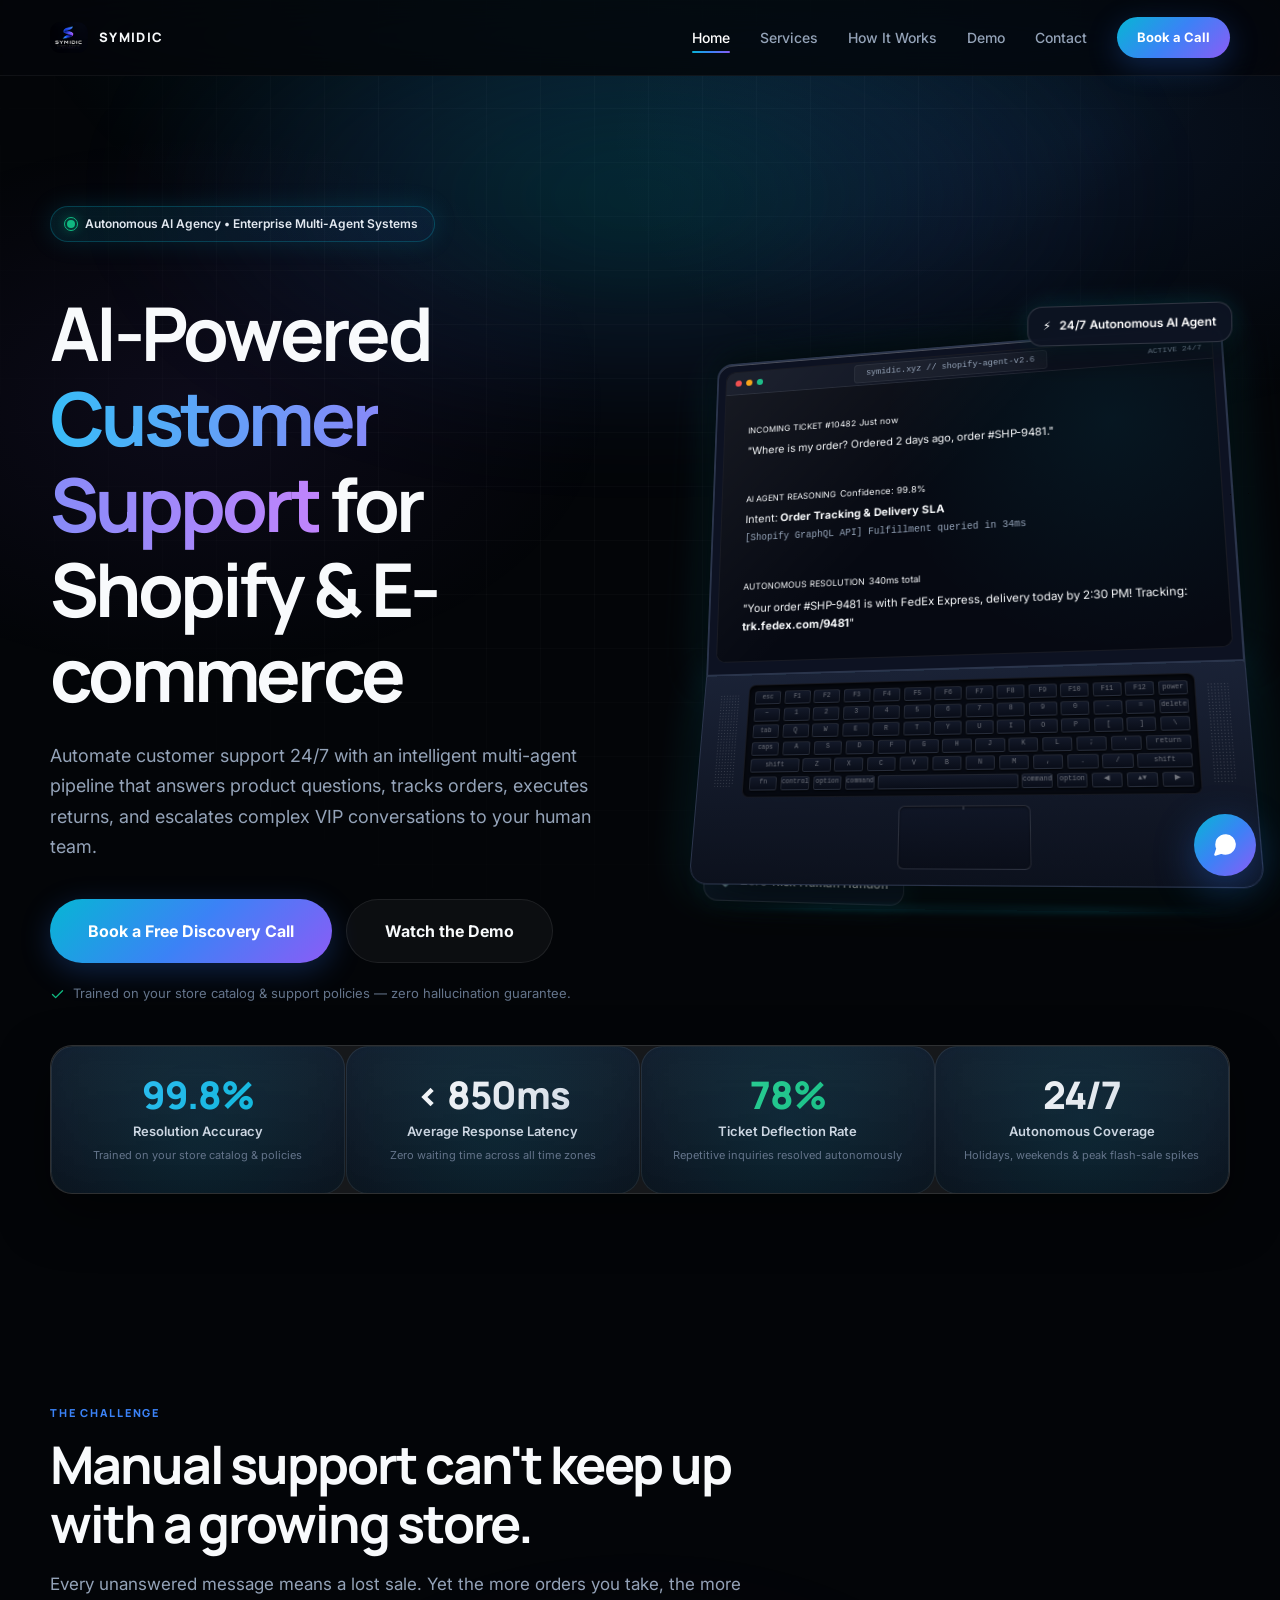
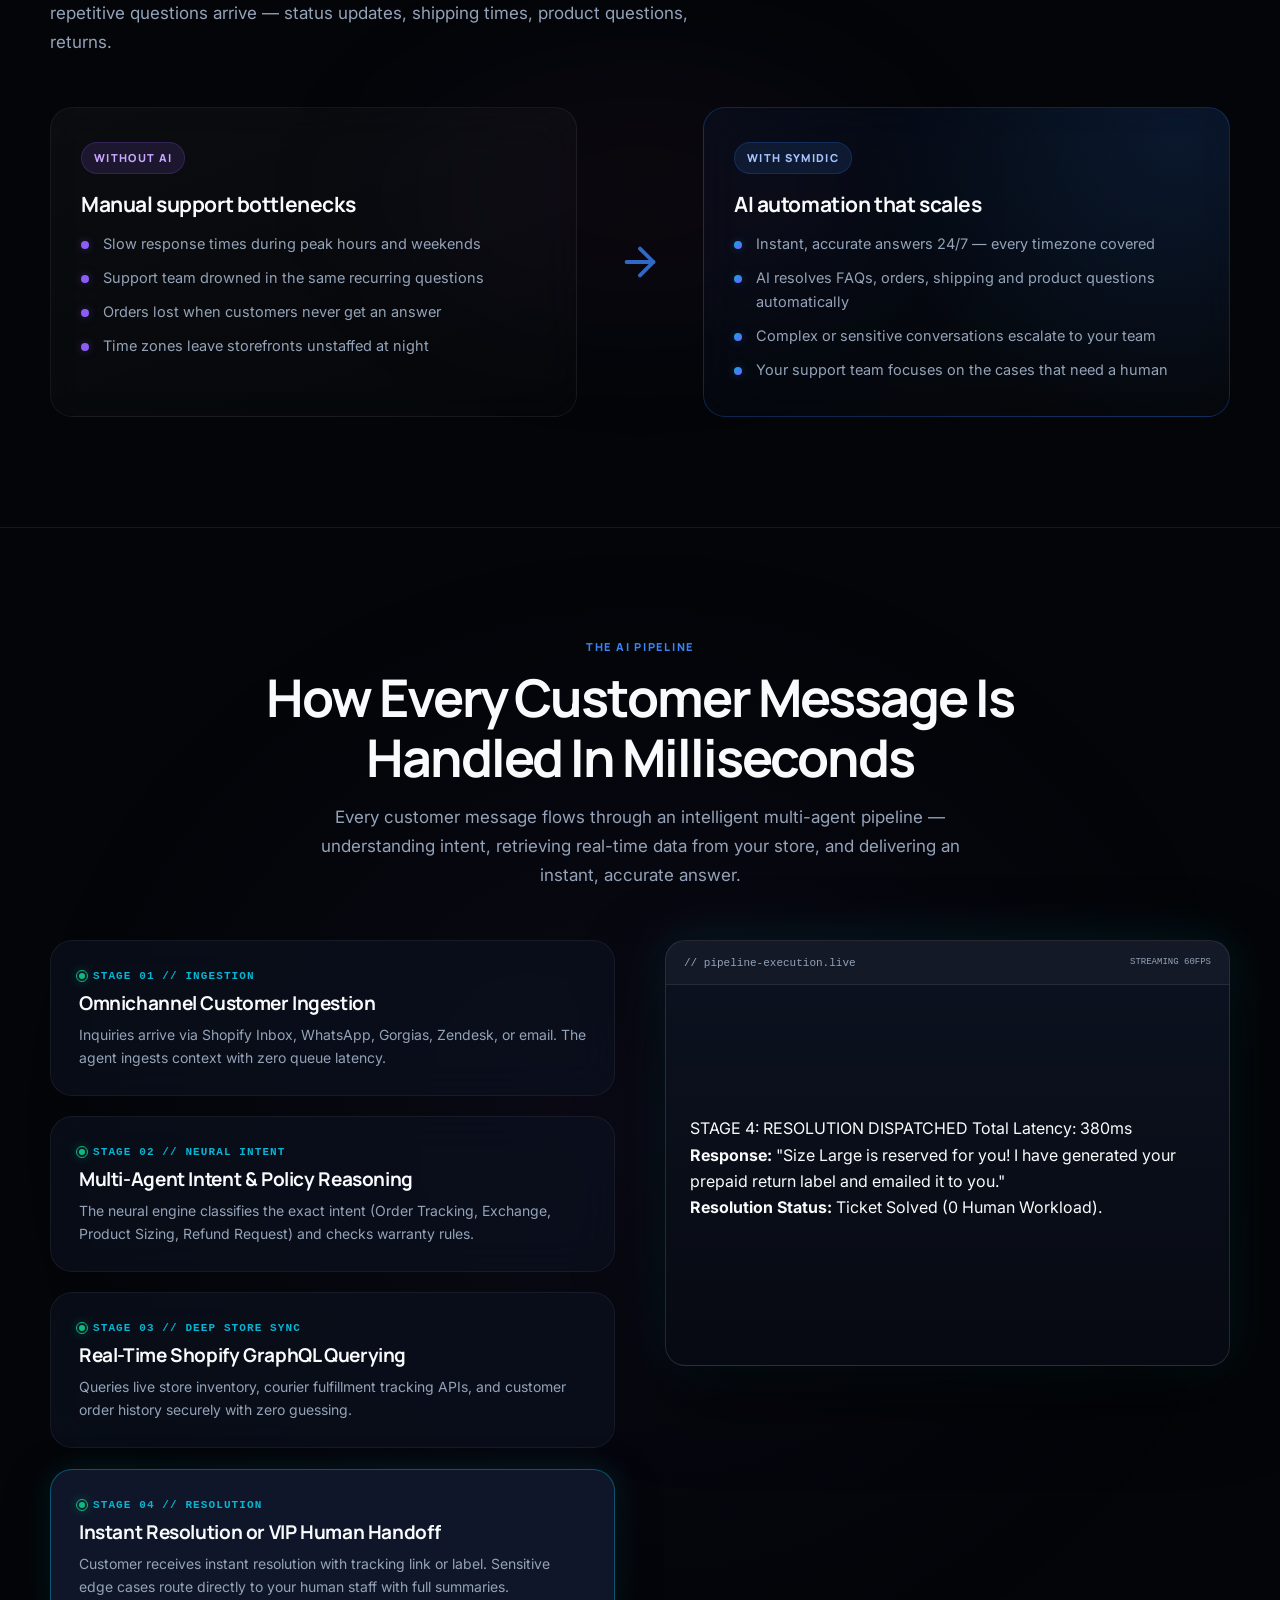
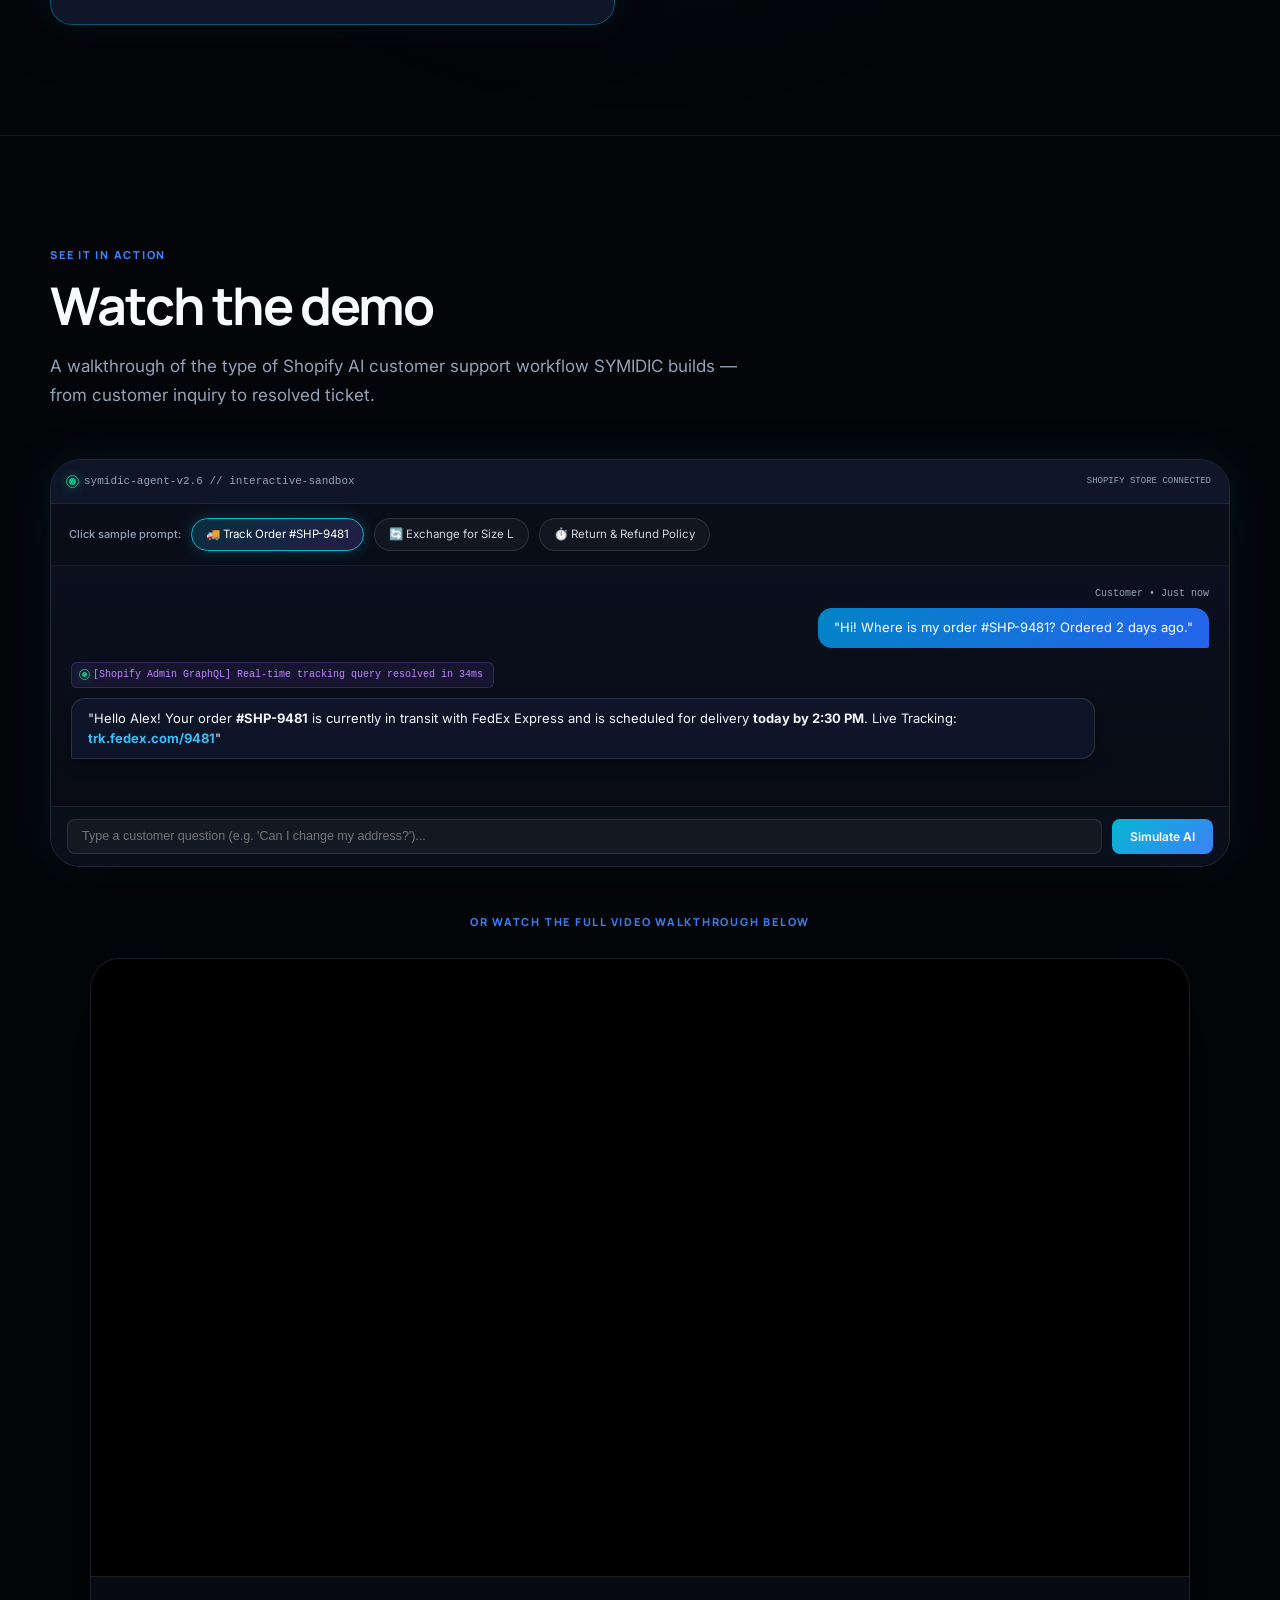
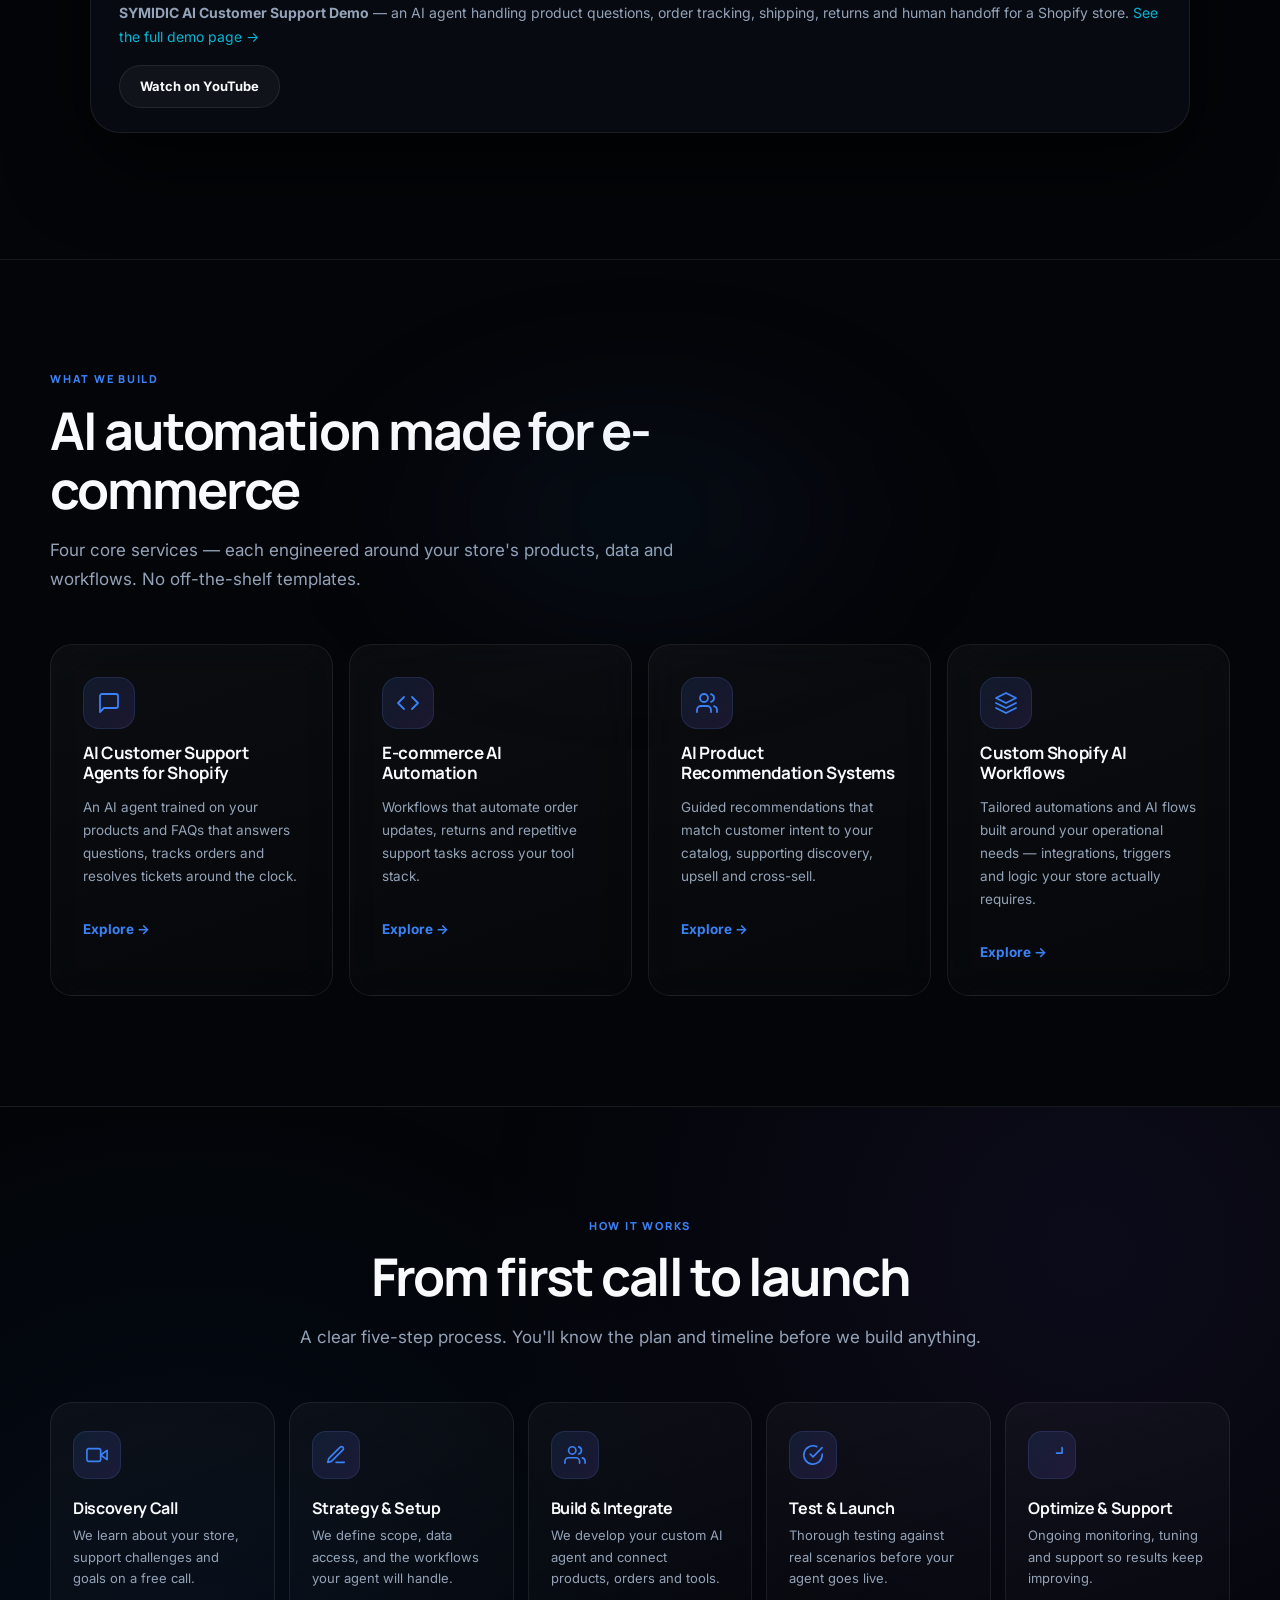
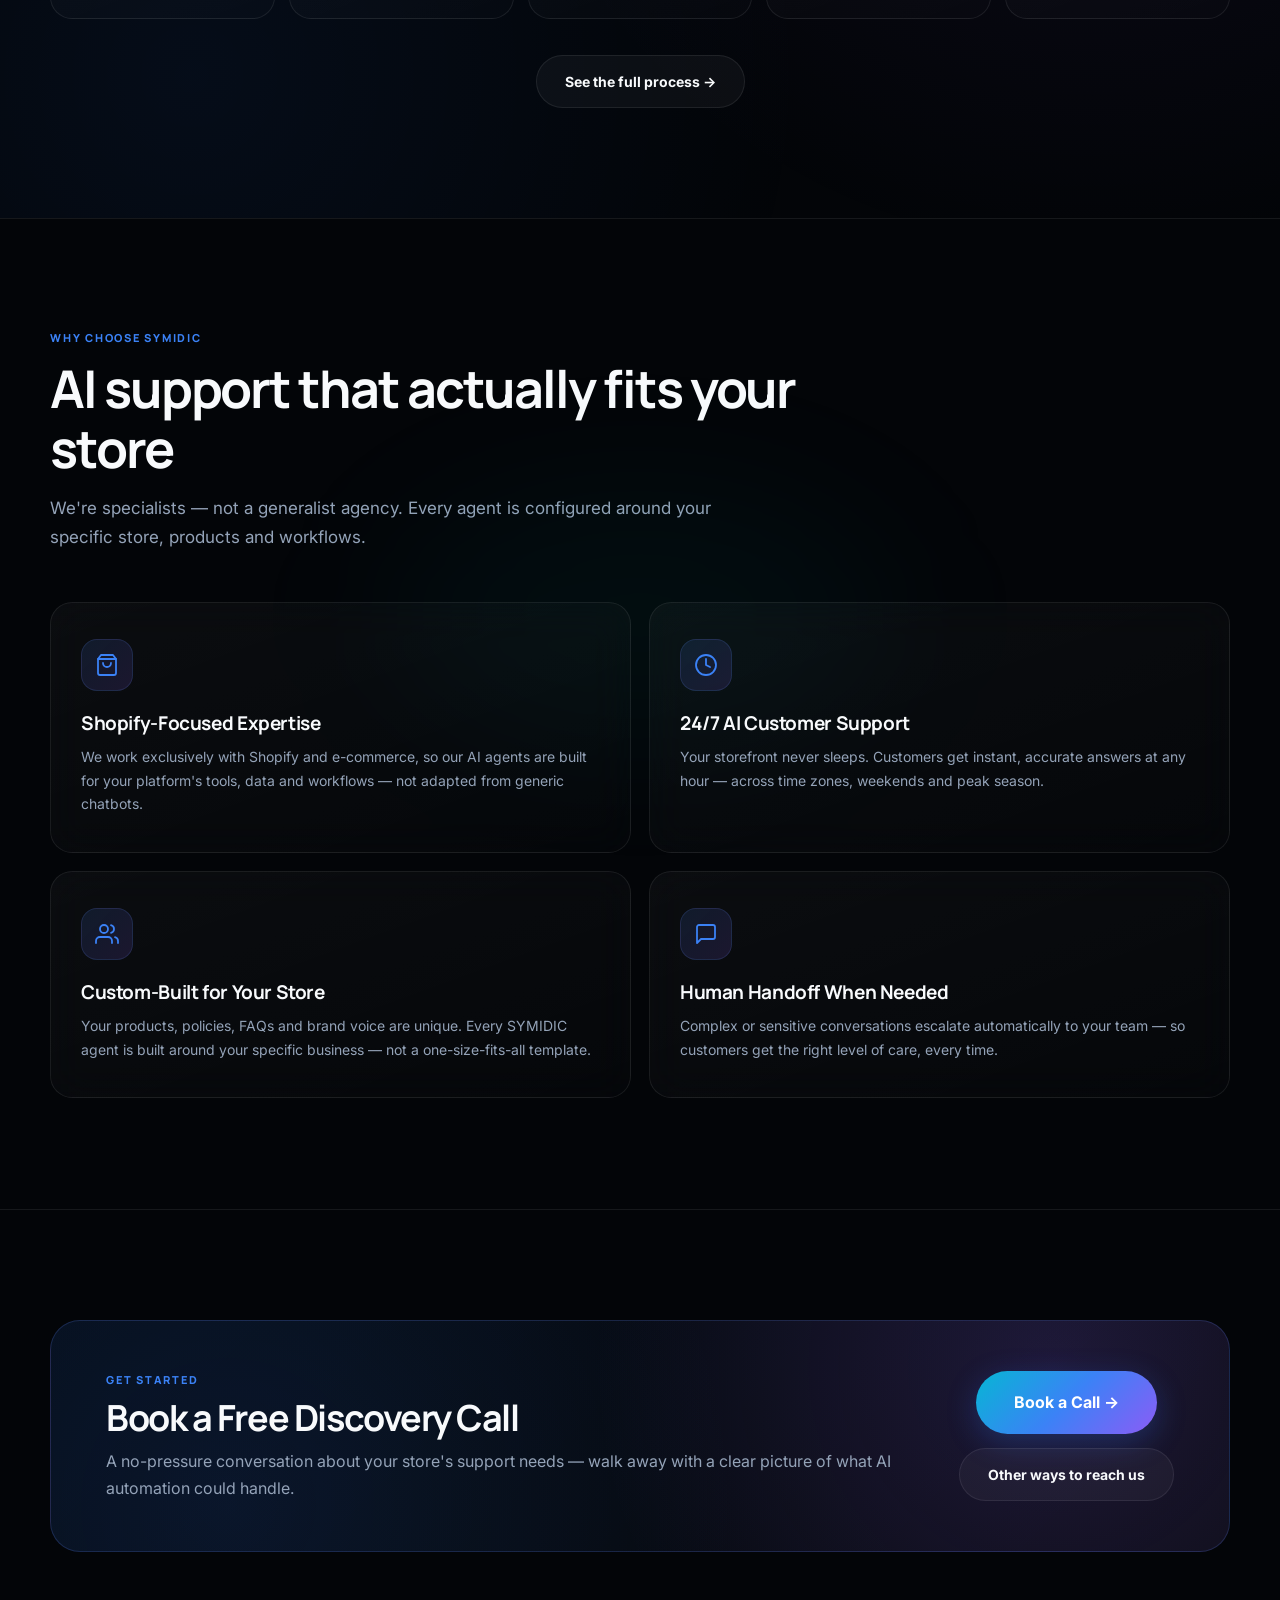
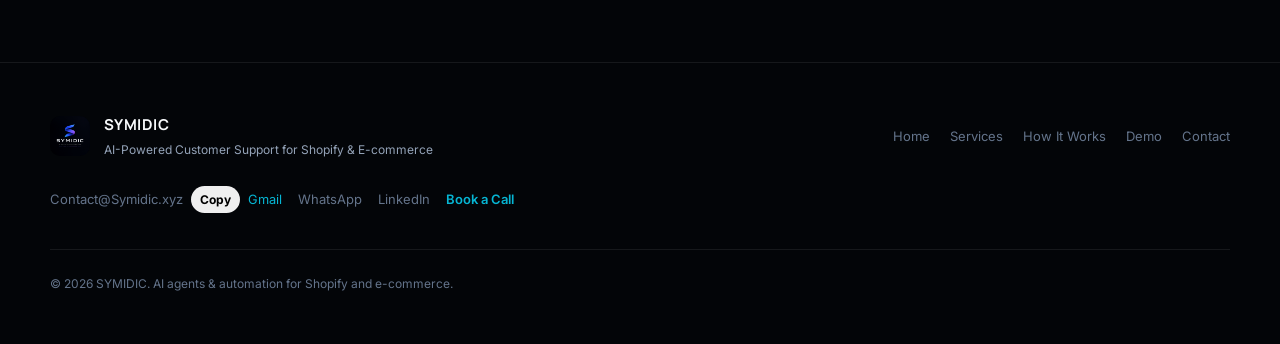
<file: index.html>
<!DOCTYPE html>
<html lang="en">
<head>
  <meta charset="utf-8">
  <meta name="viewport" content="width=device-width, initial-scale=1">
  <title>SYMIDIC | AI Customer Support & Automation for Shopify E-commerce</title>
  <meta name="description" content="SYMIDIC is an AI automation agency for Shopify & e-commerce. We build AI customer support agents, e-commerce automation, product recommendations and custom Shopify AI workflows with 24/7 human handoff.">
  <meta name="keywords" content="AI automation agency, Shopify AI agent, AI customer support, e-commerce automation, Shopify AI automation, AI customer support agents for Shopify">
  <meta name="robots" content="index, follow, max-image-preview:large">
  <meta name="theme-color" content="#05060a">
  <link rel="canonical" href="https://symidic.xyz/">

  <!-- Open Graph -->
  <meta property="og:type" content="website">
  <meta property="og:site_name" content="SYMIDIC">
  <meta property="og:title" content="SYMIDIC | AI Customer Support & Automation for Shopify E-commerce">
  <meta property="og:description" content="AI automation agency for Shopify & e-commerce. AI customer support agents, e-commerce automation, AI product recommendations and custom Shopify AI workflows.">
  <meta property="og:url" content="https://symidic.xyz/">
  <meta property="og:image" content="https://symidic.xyz/assets/img/og-image.png">
  <meta property="og:image:width" content="1200">
  <meta property="og:image:height" content="630">
  <meta property="og:locale" content="en_US">

  <!-- Twitter -->
  <meta name="twitter:card" content="summary_large_image">
  <meta name="twitter:title" content="SYMIDIC | AI Customer Support & Automation for Shopify E-commerce">
  <meta name="twitter:description" content="AI automation agency for Shopify & e-commerce. AI customer support agents, automation, recommendations and custom Shopify AI workflows.">
  <meta name="twitter:image" content="https://symidic.xyz/assets/img/og-image.png">

  <!-- JSON-LD Structured Data -->
  <script type="application/ld+json">
  {
    "@context": "https://schema.org",
    "@type": "Organization",
    "name": "SYMIDIC",
    "url": "https://symidic.xyz/",
    "logo": {
      "@type": "ImageObject",
      "url": "https://symidic.xyz/assets/img/logo.png"
    },
    "description": "SYMIDIC is an AI automation agency focused on Shopify and e-commerce businesses. We build AI customer support agents, e-commerce automation, AI product recommendation systems and custom Shopify AI workflows.",
    "email": "Contact@Symidic.xyz",
    "sameAs": [
      "https://www.linkedin.com/in/abdulrehman-symidic/",
      "https://wa.me/923037061168"
    ],
    "contactPoint": {
      "@type": "ContactPoint",
      "contactType": "customer support",
      "email": "Contact@Symidic.xyz",
      "url": "https://cal.com/symidic/symidic-discovery-call"
    }
  }
  </script>
  <script type="application/ld+json">
  {
    "@context": "https://schema.org",
    "@type": "Service",
    "serviceType": "AI automation for Shopify and e-commerce",
    "provider": {
      "@type": "Organization",
      "name": "SYMIDIC",
      "url": "https://symidic.xyz/"
    },
    "areaServed": "Worldwide",
    "description": "AI-powered customer support agents, e-commerce AI automation, AI product recommendation systems and custom Shopify AI workflows built for Shopify stores and e-commerce businesses.",
    "offers": {
      "@type": "Offer",
      "url": "https://symidic.xyz/services.html",
      "availability": "https://schema.org/InStock"
    }
  }
  </script>

  <!-- Fonts -->
  <link rel="preconnect" href="https://fonts.googleapis.com">
  <link rel="preconnect" href="https://fonts.gstatic.com" crossorigin>
  <link href="https://fonts.googleapis.com/css2?family=Inter:wght@400;500;600;700&family=Manrope:wght@400;500;600;700;800&display=swap" rel="stylesheet">

  <!-- Favicon -->
  <link rel="icon" type="image/png" sizes="128x128" href="assets/img/favicon.png">
  <link rel="apple-touch-icon" href="assets/img/logo.png">

  <!-- Styles -->
  <link rel="stylesheet" href="assets/css/styles.css">
</head>
<body>

  <!-- Scroll Progress -->
  <div class="scroll-progress" aria-hidden="true"></div>

  <!-- ================================================================
       NAVIGATION
       ================================================================ -->
  <header class="nav">
    <div class="container nav-inner">
      <a class="brand" href="index.html" aria-label="SYMIDIC home">
        <img src="assets/img/logo-nav.png" alt="SYMIDIC logo" width="38" height="31">
        <span>SYMIDIC</span>
      </a>
      <nav class="nav-links" aria-label="Primary navigation">
        <a class="active" href="index.html">Home</a>
        <a href="services.html">Services</a>
        <a href="how-it-works.html">How It Works</a>
        <a href="demo.html">Demo</a>
        <a href="contact.html">Contact</a>
        <a class="btn btn-primary btn-sm" href="https://cal.com/symidic/symidic-discovery-call" target="_blank" rel="noopener noreferrer">Book a Call</a>
      </nav>
      <button class="menu-toggle" aria-label="Toggle navigation">
        <span></span><span></span><span></span>
      </button>
    </div>
  </header>

  <main id="top">

        <!-- ================================================================
         1. HERO
         ================================================================ -->
    <section class="hero" aria-labelledby="hero-title">
      <div class="container hero-grid">
        <div>
          <div class="luxury-badge hero-entrance">
            <span class="pulse-emerald"></span>
            <span>Autonomous AI Agency • Enterprise Multi-Agent Systems</span>
          </div>
          <h1 id="hero-title" class="hero-entrance hero-entrance-delay-1">
            AI-Powered <span class="gradient-spectrum">Customer Support</span> for Shopify &amp; E-commerce
          </h1>
          <p class="lead hero-entrance hero-entrance-delay-2">
            Automate customer support 24/7 with an intelligent multi-agent pipeline that answers product questions, tracks orders, executes returns, and escalates complex VIP conversations to your human team.
          </p>
          <div class="hero-actions hero-entrance hero-entrance-delay-3">
            <a class="btn btn-primary btn-lg" href="https://cal.com/symidic/symidic-discovery-call" target="_blank" rel="noopener noreferrer">Book a Free Discovery Call</a>
            <a class="btn btn-secondary btn-lg" href="demo.html">Watch the Demo</a>
          </div>
          <div class="hero-note hero-entrance hero-entrance-delay-4">
            <svg viewBox="0 0 24 24" fill="none" stroke="currentColor" stroke-width="2.2" stroke-linecap="round" stroke-linejoin="round"><polyline points="20 6 9 17 4 12"></polyline></svg>
            Trained on your store catalog &amp; support policies — zero hallucination guarantee.
          </div>
        </div>

                <div class="hero-visual hero-entrance hero-entrance-delay-2">
          <div class="macbook-scene">
            <div class="macbook-container">
              <!-- 3D Rotating Display Lid -->
              <div class="macbook-lid">
                <!-- Camera Notch -->
                <div class="macbook-notch">
                  <div class="macbook-indicator"></div>
                  <div class="macbook-camera"></div>
                </div>

                <!-- Retina Display -->
                <div class="macbook-screen">
                  <div class="screen-titlebar">
                    <div class="screen-dots">
                      <span class="red"></span>
                      <span class="yellow"></span>
                      <span class="green"></span>
                    </div>
                    <div class="screen-url">symidic.xyz // shopify-agent-v2.6</div>
                    <span class="event-tag emerald" style="font-size:8px;">ACTIVE 24/7</span>
                  </div>

                  <div class="screen-content">
                    <div class="event-card incoming" style="padding:10px 12px;margin:0;">
                      <div class="event-meta" style="margin-bottom:3px;">
                        <span class="event-tag cyan" style="font-size:9px;">INCOMING TICKET #10482</span>
                        <span style="font-size:9.5px;">Just now</span>
                      </div>
                      <div class="event-desc" style="font-size:11.5px;">
                        "Where is my order? Ordered 2 days ago, order #SHP-9481."
                      </div>
                    </div>

                    <div class="event-card reasoning" style="padding:10px 12px;margin:0;">
                      <div class="event-meta" style="margin-bottom:3px;">
                        <span class="event-tag violet" style="font-size:9px;">AI AGENT REASONING</span>
                        <span style="font-size:9.5px;">Confidence: 99.8%</span>
                      </div>
                      <div class="event-desc" style="font-size:11.5px;">
                        Intent: <strong>Order Tracking &amp; Delivery SLA</strong><br>
                        <span style="font-family:var(--font-mono);font-size:10px;color:var(--muted);">[Shopify GraphQL API] Fulfillment queried in 34ms</span>
                      </div>
                    </div>

                    <div class="event-card resolved" style="padding:10px 12px;margin:0;">
                      <div class="event-meta" style="margin-bottom:3px;">
                        <span class="event-tag emerald" style="font-size:9px;">AUTONOMOUS RESOLUTION</span>
                        <span style="font-size:9.5px;">340ms total</span>
                      </div>
                      <div class="event-desc" style="font-size:11.5px;">
                        "Your order #SHP-9481 is with FedEx Express, delivery today by 2:30 PM! Tracking: <strong>trk.fedex.com/9481</strong>"
                      </div>
                    </div>
                  </div>
                </div>
              </div>

              <!-- MacBook Base with Keyboard & Trackpad -->
              <div class="macbook-base">
                <div class="macbook-lip"></div>
                <div class="base-layout">
                  <div class="speaker-grille"></div>
                  <div class="macbook-keyboard">
                    <div class="key-row">
                      <div class="key">esc</div><div class="key">F1</div><div class="key">F2</div><div class="key">F3</div><div class="key">F4</div><div class="key">F5</div><div class="key">F6</div><div class="key">F7</div><div class="key">F8</div><div class="key">F9</div><div class="key">F10</div><div class="key">F11</div><div class="key">F12</div><div class="key">power</div>
                    </div>
                    <div class="key-row">
                      <div class="key">~</div><div class="key">1</div><div class="key">2</div><div class="key">3</div><div class="key">4</div><div class="key">5</div><div class="key">6</div><div class="key">7</div><div class="key">8</div><div class="key">9</div><div class="key">0</div><div class="key">-</div><div class="key">=</div><div class="key">delete</div>
                    </div>
                    <div class="key-row">
                      <div class="key">tab</div><div class="key">Q</div><div class="key">W</div><div class="key">E</div><div class="key">R</div><div class="key">T</div><div class="key">Y</div><div class="key">U</div><div class="key">I</div><div class="key">O</div><div class="key">P</div><div class="key">[</div><div class="key">]</div><div class="key">\</div>
                    </div>
                    <div class="key-row">
                      <div class="key">caps</div><div class="key">A</div><div class="key">S</div><div class="key">D</div><div class="key">F</div><div class="key">G</div><div class="key">H</div><div class="key">J</div><div class="key">K</div><div class="key">L</div><div class="key">;</div><div class="key">'</div><div class="key" style="flex:1.5;">return</div>
                    </div>
                    <div class="key-row">
                      <div class="key" style="flex:1.8;">shift</div><div class="key">Z</div><div class="key">X</div><div class="key">C</div><div class="key">V</div><div class="key">B</div><div class="key">N</div><div class="key">M</div><div class="key">,</div><div class="key">.</div><div class="key">/</div><div class="key" style="flex:1.8;">shift</div>
                    </div>
                    <div class="key-row">
                      <div class="key">fn</div><div class="key">control</div><div class="key">option</div><div class="key">command</div><div class="key space"></div><div class="key">command</div><div class="key">option</div><div class="key">◀</div><div class="key">▲▼</div><div class="key">▶</div>
                    </div>
                  </div>
                  <div class="speaker-grille"></div>
                </div>
                <div class="macbook-trackpad"></div>
              </div>
              <!-- 3D Ambient Ground Shadow -->
              <div class="macbook-shadow" aria-hidden="true"></div>
            </div>

            <!-- Floating High-Tech Chips -->
            <div class="float-chip chip-1">
              <span class="chip-icon cyan">⚡</span>
              <span>24/7 Autonomous AI Agent</span>
            </div>
            <div class="float-chip chip-2">
              <span class="chip-icon emerald">🛡️</span>
              <span>Zero-Risk Human Handoff</span>
            </div>
          </div>
        </div>
      </div>

      <!-- Live Impact Metrics Strip -->
      <div class="metrics-strip container hero-entrance hero-entrance-delay-3">
        <div class="metrics-grid">
          <div class="metric-card spotlight-card">
            <div class="metric-num cyan counter-val" data-count="99.8" data-suffix="%" data-decimals="1">99.8%</div>
            <div class="metric-label">Resolution Accuracy</div>
            <div class="metric-sub">Trained on your store catalog &amp; policies</div>
          </div>
          <div class="metric-card spotlight-card">
            <div class="metric-num counter-val" data-count="850" data-prefix="&lt; " data-suffix="ms" data-decimals="0">&lt; 850ms</div>
            <div class="metric-label">Average Response Latency</div>
            <div class="metric-sub">Zero waiting time across all time zones</div>
          </div>
          <div class="metric-card spotlight-card">
            <div class="metric-num emerald counter-val" data-count="78" data-suffix="%" data-decimals="0">78%</div>
            <div class="metric-label">Ticket Deflection Rate</div>
            <div class="metric-sub">Repetitive inquiries resolved autonomously</div>
          </div>
          <div class="metric-card spotlight-card">
            <div class="metric-num counter-val" data-count="24" data-suffix="/7" data-decimals="0">24/7</div>
            <div class="metric-label">Autonomous Coverage</div>
            <div class="metric-sub">Holidays, weekends &amp; peak flash-sale spikes</div>
          </div>
        </div>
      </div>
    </section>

    <!-- ================================================================
         2. PROBLEM / SOLUTION
         ================================================================ -->
    <section class="section" id="problem" aria-labelledby="problem-title">
      <div class="container">
        <div class="section-head reveal">
          <div class="kicker">The challenge</div>
          <h2 id="problem-title">Manual support can't keep up with a growing store.</h2>
          <p class="section-sub">Every unanswered message means a lost sale. Yet the more orders you take, the more repetitive questions arrive — status updates, shipping times, product questions, returns.</p>
        </div>

        <div class="problem-grid">
          <article class="ps-card pain reveal">
            <div class="ps-tag pain">Without AI</div>
            <h3>Manual support bottlenecks</h3>
            <ul>
              <li>Slow response times during peak hours and weekends</li>
              <li>Support team drowned in the same recurring questions</li>
              <li>Orders lost when customers never get an answer</li>
              <li>Time zones leave storefronts unstaffed at night</li>
            </ul>
          </article>

          <div class="ps-arrow reveal reveal-delay-2" aria-hidden="true">
            <svg viewBox="0 0 24 24" fill="none" stroke="currentColor" stroke-width="2" stroke-linecap="round" stroke-linejoin="round"><line x1="5" y1="12" x2="19" y2="12"></line><polyline points="12 5 19 12 12 19"></polyline></svg>
          </div>

          <article class="ps-card solution reveal reveal-delay-1">
            <div class="ps-tag solution">With SYMIDIC</div>
            <h3>AI automation that scales</h3>
            <ul>
              <li>Instant, accurate answers 24/7 — every timezone covered</li>
              <li>AI resolves FAQs, orders, shipping and product questions automatically</li>
              <li>Complex or sensitive conversations escalate to your team</li>
              <li>Your support team focuses on the cases that need a human</li>
            </ul>
          </article>
        </div>
      </div>
    </section>

    <!-- ================================================================
         3. AI WORKFLOW (Interactive Scrollytelling Pipeline)
         ================================================================ -->
    <section class="section agent-section" id="flow" aria-labelledby="flow-title">
      <div class="container">
        <div class="section-head center reveal">
          <div class="kicker">The AI pipeline</div>
          <h2 id="flow-title">How Every Customer Message Is Handled In Milliseconds</h2>
          <p class="section-sub" style="margin-left:auto;margin-right:auto;">Every customer message flows through an intelligent multi-agent pipeline — understanding intent, retrieving real-time data from your store, and delivering an instant, accurate answer.</p>
        </div>

        <div class="scrolly-container reveal">
          <!-- Left Step Cards -->
          <div class="scrolly-steps">
            <div class="scrolly-card active spotlight-card" data-step="1">
              <div class="scrolly-step-num"><span class="pulse-emerald" style="width:6px;height:6px;"></span> Stage 01 // Ingestion</div>
              <h3>Omnichannel Customer Ingestion</h3>
              <p>Inquiries arrive via Shopify Inbox, WhatsApp, Gorgias, Zendesk, or email. The agent ingests context with zero queue latency.</p>
            </div>

            <div class="scrolly-card spotlight-card" data-step="2">
              <div class="scrolly-step-num"><span class="pulse-emerald" style="width:6px;height:6px;"></span> Stage 02 // Neural Intent</div>
              <h3>Multi-Agent Intent &amp; Policy Reasoning</h3>
              <p>The neural engine classifies the exact intent (Order Tracking, Exchange, Product Sizing, Refund Request) and checks warranty rules.</p>
            </div>

            <div class="scrolly-card spotlight-card" data-step="3">
              <div class="scrolly-step-num"><span class="pulse-emerald" style="width:6px;height:6px;"></span> Stage 03 // Deep Store Sync</div>
              <h3>Real-Time Shopify GraphQL Querying</h3>
              <p>Queries live store inventory, courier fulfillment tracking APIs, and customer order history securely with zero guessing.</p>
            </div>

            <div class="scrolly-card spotlight-card" data-step="4">
              <div class="scrolly-step-num"><span class="pulse-emerald" style="width:6px;height:6px;"></span> Stage 04 // Resolution</div>
              <h3>Instant Resolution or VIP Human Handoff</h3>
              <p>Customer receives instant resolution with tracking link or label. Sensitive edge cases route directly to your human staff with full summaries.</p>
            </div>
          </div>

          <!-- Right Sticky Interactive Deck -->
          <div class="scrolly-sticky-deck">
            <div class="deck-header">
              <span>// pipeline-execution.live</span>
              <span class="event-tag emerald" style="font-size:9px;">STREAMING 60FPS</span>
            </div>
            <div class="deck-body">
              <!-- Stage 1 -->
              <div class="deck-stage active" data-stage="1">
                <div class="event-card incoming" style="margin-bottom:14px;">
                  <div class="event-meta">
                    <span class="event-tag cyan">STAGE 1: INGESTION</span>
                    <span>Status: 200 OK</span>
                  </div>
                  <div class="event-desc">
                    <strong>Channel:</strong> Shopify Storefront Chat<br>
                    <strong>Customer Input:</strong> "Hey! Can I exchange my jacket for a larger size?"<br>
                    <span style="font-family:var(--font-mono);font-size:11px;color:var(--muted);">Session Token: #sess_99381 • Latency: 12ms</span>
                  </div>
                </div>
              </div>

              <!-- Stage 2 -->
              <div class="deck-stage" data-stage="2">
                <div class="event-card reasoning" style="margin-bottom:14px;">
                  <div class="event-meta">
                    <span class="event-tag violet">STAGE 2: INTENT CLASSIFICATION</span>
                    <span>Neural Confidence: 99.8%</span>
                  </div>
                  <div class="event-desc">
                    <strong>Intent:</strong> Exchange &amp; Return Flow<br>
                    <strong>Policy Check:</strong> 30-Day Return Window Active<br>
                    <strong>Trigger:</strong> Query Shopify Inventory for Size L
                  </div>
                </div>
              </div>

              <!-- Stage 3 -->
              <div class="deck-stage" data-stage="3">
                <div class="event-card" style="border-left:3px solid var(--blue);margin-bottom:14px;background:rgba(59,130,246,0.04);">
                  <div class="event-meta">
                    <span class="event-tag" style="background:var(--blue-dim);color:var(--blue);">STAGE 3: SHOPIFY CORE SYNC</span>
                    <span>GraphQL Response: 42ms</span>
                  </div>
                  <div class="event-desc">
                    <strong>Stock Level:</strong> Size Large (7 units available).<br>
                    <strong>Order History:</strong> Order #SHP-8820 confirmed delivered 3 days ago.
                  </div>
                </div>
              </div>

              <!-- Stage 4 -->
              <div class="deck-stage" data-stage="4">
                <div class="event-card resolved" style="margin-bottom:14px;">
                  <div class="event-meta">
                    <span class="event-tag emerald">STAGE 4: RESOLUTION DISPATCHED</span>
                    <span>Total Latency: 380ms</span>
                  </div>
                  <div class="event-desc">
                    <strong>Response:</strong> "Size Large is reserved for you! I have generated your prepaid return label and emailed it to you."<br>
                    <strong>Resolution Status:</strong> Ticket Solved (0 Human Workload).
                  </div>
                </div>
              </div>
            </div>
          </div>
        </div>
      </div>
    </section>

    <!-- ================================================================
         4. DEMO PREVIEW
         ================================================================ -->
    <section class="section" id="demo" aria-labelledby="demo-title">
      <div class="container">
        <div class="section-head reveal">
          <div class="kicker">See it in action</div>
          <h2 id="demo-title">Watch the demo</h2>
          <p class="section-sub">A walkthrough of the type of Shopify AI customer support workflow SYMIDIC builds — from customer inquiry to resolved ticket.</p>
        </div>

        <!-- Interactive Live AI Support Sandbox (Test Drive) -->
        <div class="sandbox-deck reveal">
          <div class="sandbox-header">
            <div style="display:flex;align-items:center;gap:8px;">
              <span class="pulse-emerald" style="width:7px;height:7px;"></span>
              <span>symidic-agent-v2.6 // interactive-sandbox</span>
            </div>
            <span class="event-tag emerald" style="font-size:9px;">SHOPIFY STORE CONNECTED</span>
          </div>

          <div class="sandbox-controls">
            <span style="font-size:11px;color:var(--muted);font-weight:500;">Click sample prompt:</span>
            <button type="button" class="sandbox-chip active" data-q="track">🚚 Track Order #SHP-9481</button>
            <button type="button" class="sandbox-chip" data-q="exchange">🔄 Exchange for Size L</button>
            <button type="button" class="sandbox-chip" data-q="return">⏱️ Return &amp; Refund Policy</button>
          </div>

          <div class="sandbox-terminal" id="sandbox-stream">
            <!-- User message -->
            <div class="msg-row user">
              <span style="font-size:10px;color:var(--muted);font-family:var(--font-mono);">Customer • Just now</span>
              <div class="msg-bubble user" id="sandbox-user-msg">
                "Hi! Where is my order #SHP-9481? Ordered 2 days ago."
              </div>
            </div>

            <!-- Agent reasoning & message -->
            <div class="msg-row agent" id="sandbox-agent-row">
              <div class="reasoning-pill" id="sandbox-reasoning">
                <span class="pulse-emerald" style="width:5px;height:5px;"></span>
                <span>[Shopify Admin GraphQL] Real-time tracking query resolved in 34ms</span>
              </div>
              <div class="msg-bubble agent" id="sandbox-agent-msg">
                "Hello Alex! Your order <strong>#SHP-9481</strong> is currently in transit with FedEx Express and is scheduled for delivery <strong>today by 2:30 PM</strong>. Live Tracking: <strong style='color:#38bdf8;'>trk.fedex.com/9481</strong>"
              </div>
            </div>
          </div>

          <div class="sandbox-input-bar">
            <input type="text" class="sandbox-input" id="sandbox-custom-input" placeholder="Type a customer question (e.g. 'Can I change my address?')..." />
            <button type="button" class="sandbox-btn" id="sandbox-send-btn">Simulate AI</button>
          </div>
        </div>

        <div style="text-align:center;margin-bottom:24px;">
          <span class="kicker" style="font-size:11px;">Or watch the full video walkthrough below</span>
        </div>

        <figure class="demo-wrap reveal">
          <div class="video-container">
            <iframe
              src="https://www.youtube.com/embed/1yyhSkrMWWg"
              title="SYMIDIC AI demo video — AI customer support for Shopify stores"
              width="560"
              height="315"
              frameborder="0"
              loading="lazy"
              referrerpolicy="strict-origin-when-cross-origin"
              allow="accelerometer; autoplay; clipboard-write; encrypted-media; gyroscope; picture-in-picture; web-share"
              allowfullscreen></iframe>
          </div>
          <figcaption class="demo-caption">
            <p><strong>SYMIDIC AI Customer Support Demo</strong> — an AI agent handling product questions, order tracking, shipping, returns and human handoff for a Shopify store. <a href="demo.html" style="color:var(--cyan);">See the full demo page →</a></p>
            <div style="margin-top:16px;">
              <a class="btn btn-secondary btn-sm" href="https://youtu.be/1yyhSkrMWWg" target="_blank" rel="noopener noreferrer">Watch on YouTube</a>
            </div>
          </figcaption>
        </figure>
      </div>
    </section>

    <!-- ================================================================
         5. SERVICES
         ================================================================ -->
    <section class="section" id="services" aria-labelledby="services-title">
      <div class="container">
        <div class="section-head reveal">
          <div class="kicker">What we build</div>
          <h2 id="services-title">AI automation made for e-commerce</h2>
          <p class="section-sub">Four core services — each engineered around your store's products, data and workflows. No off-the-shelf templates.</p>
        </div>

        <div class="grid-4">
          <article class="service-card reveal spotlight-card">
            <div class="svc-icon">
              <svg viewBox="0 0 24 24" fill="none" stroke="currentColor" stroke-width="1.8" stroke-linecap="round" stroke-linejoin="round"><path d="M21 15a2 2 0 0 1-2 2H7l-4 4V5a2 2 0 0 1 2-2h14a2 2 0 0 1 2 2z"></path></svg>
            </div>
            <h3>AI Customer Support Agents for Shopify</h3>
            <p>An AI agent trained on your products and FAQs that answers questions, tracks orders and resolves tickets around the clock.</p>
            <a class="link-arrow" href="services.html">Explore →</a>
          </article>

          <article class="service-card reveal reveal-delay-1 spotlight-card">
            <div class="svc-icon">
              <svg viewBox="0 0 24 24" fill="none" stroke="currentColor" stroke-width="1.8" stroke-linecap="round" stroke-linejoin="round"><polyline points="16 18 22 12 16 6"></polyline><polyline points="8 6 2 12 8 18"></polyline></svg>
            </div>
            <h3>E-commerce AI Automation</h3>
            <p>Workflows that automate order updates, returns and repetitive support tasks across your tool stack.</p>
            <a class="link-arrow" href="services.html">Explore →</a>
          </article>

          <article class="service-card reveal reveal-delay-2 spotlight-card">
            <div class="svc-icon">
              <svg viewBox="0 0 24 24" fill="none" stroke="currentColor" stroke-width="1.8" stroke-linecap="round" stroke-linejoin="round"><path d="M16 21v-2a4 4 0 0 0-4-4H6a4 4 0 0 0-4 4v2"></path><circle cx="9" cy="7" r="4"></circle><path d="M22 21v-2a4 4 0 0 0-3-3.87"></path><path d="M16 3.13a4 4 0 0 1 0 7.75"></path></svg>
            </div>
            <h3>AI Product Recommendation Systems</h3>
            <p>Guided recommendations that match customer intent to your catalog, supporting discovery, upsell and cross-sell.</p>
            <a class="link-arrow" href="services.html">Explore →</a>
          </article>

          <article class="service-card reveal reveal-delay-3 spotlight-card">
            <div class="svc-icon">
              <svg viewBox="0 0 24 24" fill="none" stroke="currentColor" stroke-width="1.8" stroke-linecap="round" stroke-linejoin="round"><path d="M12 2L2 7l10 5 10-5-10-5z"></path><path d="M2 17l10 5 10-5"></path><path d="M2 12l10 5 10-5"></path></svg>
            </div>
            <h3>Custom Shopify AI Workflows</h3>
            <p>Tailored automations and AI flows built around your operational needs — integrations, triggers and logic your store actually requires.</p>
            <a class="link-arrow" href="services.html">Explore →</a>
          </article>
        </div>
      </div>
    </section>

    <!-- ================================================================
         6. HOW IT WORKS (preview)
         ================================================================ -->
    <section class="section process-section" id="process" aria-labelledby="process-title">
      <div class="container">
        <div class="section-head center reveal">
          <div class="kicker">How it works</div>
          <h2 id="process-title">From first call to launch</h2>
          <p class="section-sub" style="margin-left:auto;margin-right:auto;">A clear five-step process. You'll know the plan and timeline before we build anything.</p>
        </div>

        <div class="process-steps">
          <div class="process-step reveal">
            <div class="ps-dot">
              <svg viewBox="0 0 24 24" fill="none" stroke="currentColor" stroke-width="2" stroke-linecap="round" stroke-linejoin="round"><path d="M23 7l-7 5 7 5V7z"></path><rect x="1" y="5" width="15" height="14" rx="2" ry="2"></rect></svg>
            </div>
            <h3>Discovery Call</h3>
            <p>We learn about your store, support challenges and goals on a free call.</p>
          </div>
          <div class="process-step reveal reveal-delay-1">
            <div class="ps-dot">
              <svg viewBox="0 0 24 24" fill="none" stroke="currentColor" stroke-width="2" stroke-linecap="round" stroke-linejoin="round"><path d="M12 20h9"></path><path d="M16.5 3.5a2.121 2.121 0 0 1 3 3L7 19l-4 1 1-4L16.5 3.5z"></path></svg>
            </div>
            <h3>Strategy &amp; Setup</h3>
            <p>We define scope, data access, and the workflows your agent will handle.</p>
          </div>
          <div class="process-step reveal reveal-delay-2">
            <div class="ps-dot">
              <svg viewBox="0 0 24 24" fill="none" stroke="currentColor" stroke-width="2" stroke-linecap="round" stroke-linejoin="round"><path d="M17 21v-2a4 4 0 0 0-4-4H5a4 4 0 0 0-4 4v2"></path><circle cx="9" cy="7" r="4"></circle><path d="M23 21v-2a4 4 0 0 0-3-3.87"></path><path d="M16 3.13a4 4 0 0 1 0 7.75"></path></svg>
            </div>
            <h3>Build &amp; Integrate</h3>
            <p>We develop your custom AI agent and connect products, orders and tools.</p>
          </div>
          <div class="process-step reveal reveal-delay-3">
            <div class="ps-dot">
              <svg viewBox="0 0 24 24" fill="none" stroke="currentColor" stroke-width="2" stroke-linecap="round" stroke-linejoin="round"><path d="M22 11.08V12a10 10 0 1 1-5.93-9.14"></path><polyline points="22 4 12 14.01 9 11.01"></polyline></svg>
            </div>
            <h3>Test &amp; Launch</h3>
            <p>Thorough testing against real scenarios before your agent goes live.</p>
          </div>
          <div class="process-step reveal reveal-delay-4">
            <div class="ps-dot">
              <svg viewBox="0 0 24 24" fill="none" stroke="currentColor" stroke-width="2" stroke-linecap="round" stroke-linejoin="round"><polyline points="23 4 23 10 17 10"></polyline><polyline points="20.49 15a9 9 0 1 1-2.12-9.36L23 10"></polyline></svg>
            </div>
            <h3>Optimize &amp; Support</h3>
            <p>Ongoing monitoring, tuning and support so results keep improving.</p>
          </div>
        </div>

        <div style="text-align:center;margin-top:36px;">
          <a class="btn btn-secondary" href="how-it-works.html">See the full process →</a>
        </div>
      </div>
    </section>

    <!-- ================================================================
         7. WHY CHOOSE SYMIDIC
         ================================================================ -->
    <section class="section" id="why" aria-labelledby="why-title">
      <div class="container">
        <div class="section-head reveal">
          <div class="kicker">Why choose SYMIDIC</div>
          <h2 id="why-title">AI support that actually fits your store</h2>
          <p class="section-sub">We're specialists — not a generalist agency. Every agent is configured around your specific store, products and workflows.</p>
        </div>

        <div class="why-grid">
          <article class="why-card reveal spotlight-card">
            <div class="why-icon">
              <svg viewBox="0 0 24 24" fill="none" stroke="currentColor" stroke-width="1.8" stroke-linecap="round" stroke-linejoin="round"><path d="M6 2L3 6v14a2 2 0 0 0 2 2h14a2 2 0 0 0 2-2V6l-3-4z"></path><line x1="3" y1="6" x2="21" y2="6"></line><path d="M16 10a4 4 0 0 1-8 0"></path></svg>
            </div>
            <h3>Shopify-Focused Expertise</h3>
            <p>We work exclusively with Shopify and e-commerce, so our AI agents are built for your platform's tools, data and workflows — not adapted from generic chatbots.</p>
          </article>

          <article class="why-card reveal reveal-delay-1 spotlight-card">
            <div class="why-icon">
              <svg viewBox="0 0 24 24" fill="none" stroke="currentColor" stroke-width="1.8" stroke-linecap="round" stroke-linejoin="round"><circle cx="12" cy="12" r="10"></circle><polyline points="12 6 12 12 16 14"></polyline></svg>
            </div>
            <h3>24/7 AI Customer Support</h3>
            <p>Your storefront never sleeps. Customers get instant, accurate answers at any hour — across time zones, weekends and peak season.</p>
          </article>

          <article class="why-card reveal reveal-delay-2 spotlight-card">
            <div class="why-icon">
              <svg viewBox="0 0 24 24" fill="none" stroke="currentColor" stroke-width="1.8" stroke-linecap="round" stroke-linejoin="round"><path d="M17 21v-2a4 4 0 0 0-4-4H5a4 4 0 0 0-4 4v2"></path><circle cx="9" cy="7" r="4"></circle><path d="M23 21v-2a4 4 0 0 0-3-3.87"></path><path d="M16 3.13a4 4 0 0 1 0 7.75"></path></svg>
            </div>
            <h3>Custom-Built for Your Store</h3>
            <p>Your products, policies, FAQs and brand voice are unique. Every SYMIDIC agent is built around your specific business — not a one-size-fits-all template.</p>
          </article>

          <article class="why-card reveal reveal-delay-3 spotlight-card">
            <div class="why-icon">
              <svg viewBox="0 0 24 24" fill="none" stroke="currentColor" stroke-width="1.8" stroke-linecap="round" stroke-linejoin="round"><path d="M21 15a2 2 0 0 1-2 2H7l-4 4V5a2 2 0 0 1 2-2h14a2 2 0 0 1 2 2z"></path></svg>
            </div>
            <h3>Human Handoff When Needed</h3>
            <p>Complex or sensitive conversations escalate automatically to your team — so customers get the right level of care, every time.</p>
          </article>
        </div>
      </div>
    </section>

    <!-- ================================================================
         8. CTA
         ================================================================ -->
    <section class="section" id="contact" aria-labelledby="contact-title">
      <div class="container">
        <div class="cta-banner reveal">
          <div>
            <div class="kicker" style="margin-bottom:8px;">Get started</div>
            <h2 id="contact-title">Book a Free Discovery Call</h2>
            <p>A no-pressure conversation about your store's support needs — walk away with a clear picture of what AI automation could handle.</p>
          </div>
          <div style="display:flex;flex-direction:column;gap:14px;align-items:center;">
            <a class="btn btn-primary btn-lg" href="https://cal.com/symidic/symidic-discovery-call" target="_blank" rel="noopener noreferrer">Book a Call →</a>
            <a class="btn btn-secondary" href="contact.html">Other ways to reach us</a>
          </div>
        </div>
      </div>
    </section>

  </main>

  <!-- ================================================================
       FOOTER
       ================================================================ -->
  <footer class="footer">
    <div class="container">
      <div class="footer-grid">
        <div class="footer-brand">
          <img src="assets/img/logo.png" alt="SYMIDIC logo" width="40" height="40">
          <div>
            <strong>SYMIDIC</strong>
            <p>AI-Powered Customer Support for Shopify &amp; E-commerce</p>
          </div>
        </div>
        <div class="footer-links">
          <a href="index.html">Home</a>
          <a href="services.html">Services</a>
          <a href="how-it-works.html">How It Works</a>
          <a href="demo.html">Demo</a>
          <a href="contact.html">Contact</a>
        </div>
      </div>
            <div class="footer-grid" style="justify-content:space-between;margin-top:26px;">
        <div class="footer-links" style="display:flex; flex-wrap:wrap; gap:16px; align-items:center;">
          <span style="display:inline-flex; align-items:center; gap:8px;">
            <a href="mailto:Contact@Symidic.xyz" target="_top">Contact@Symidic.xyz</a>
            <button class="btn btn-ghost btn-sm copy-email" data-email="Contact@Symidic.xyz" style="font-size:0.75rem; padding:3px 8px;">Copy</button>
            <a href="https://mail.google.com/mail/?view=cm&fs=1&to=Contact@Symidic.xyz" target="_blank" rel="noopener noreferrer" style="font-size:0.8rem; color:var(--cyan);">Gmail</a>
          </span>
          <a href="https://wa.me/923037061168" target="_blank" rel="noopener noreferrer">WhatsApp</a>
          <a href="https://www.linkedin.com/in/abdulrehman-symidic/" target="_blank" rel="noopener noreferrer" aria-label="SYMIDIC on LinkedIn">LinkedIn</a>
          <a href="https://cal.com/symidic/symidic-discovery-call" target="_blank" rel="noopener noreferrer" style="color:var(--cyan); font-weight:600;">Book a Call</a>
        </div>
      </div>
      <div class="footer-bottom">
        <p>© 2026 SYMIDIC. AI agents &amp; automation for Shopify and e-commerce.</p>
      </div>
    </div>
  </footer>

  <!-- Chatbot Widget -->
  <button class="chat-toggle" aria-label="Open SYMIDIC AI Assistant">
    <svg viewBox="0 0 24 24" fill="none" stroke="white" stroke-width="2" stroke-linecap="round" stroke-linejoin="round"><path d="M21 11.5a8.38 8.38 0 0 1-.9 3.8 8.5 8.5 0 0 1-7.6 4.7 8.38 8.38 0 0 1-3.8-.9L3 21l1.9-5.7a8.38 8.38 0 0 1-.9-3.8 8.5 8.5 0 0 1 4.7-7.6 8.38 8.38 0 0 1 3.8-.9h.5a8.48 8.48 0 0 1 8 8v.5z"></path></svg>
  </button>

  <section class="chat-widget" aria-label="SYMIDIC AI Assistant" role="dialog" aria-live="polite">
    <div class="chat-head">
      <div class="chat-head-info">
        <strong>SYMIDIC AI Assistant</strong>
        <small>Ask about our solutions &amp; process</small>
      </div>
      <button class="chat-close" aria-label="Close chat">×</button>
    </div>
    <div class="chat-messages">
      <div class="msg bot">Hi! 👋 I'm SYMIDIC's AI Assistant. I can answer questions about our Shopify AI customer support solutions, e-commerce automation, product recommendations, custom Shopify AI workflows and how to get started. How can I help?</div>
    </div>
    <div class="chat-typing"><div class="typing-dots"><span></span><span></span><span></span></div></div>
    <div class="chat-suggestions"></div>
    <div class="chat-input-bar">
      <input aria-label="Ask a question" placeholder="Ask about SYMIDIC…" autocomplete="off">
      <button aria-label="Send message">
        <svg viewBox="0 0 24 24"><line x1="22" y1="2" x2="11" y2="13"></line><polygon points="22 2 15 22 11 13 2 9 22 2"></polygon></svg>
      </button>
    </div>
  </section>

  <!-- Scripts -->
  <script src="assets/js/main.js" defer></script>
  <script src="assets/js/chatbot.js" defer></script>

</body>
</html>
</file>
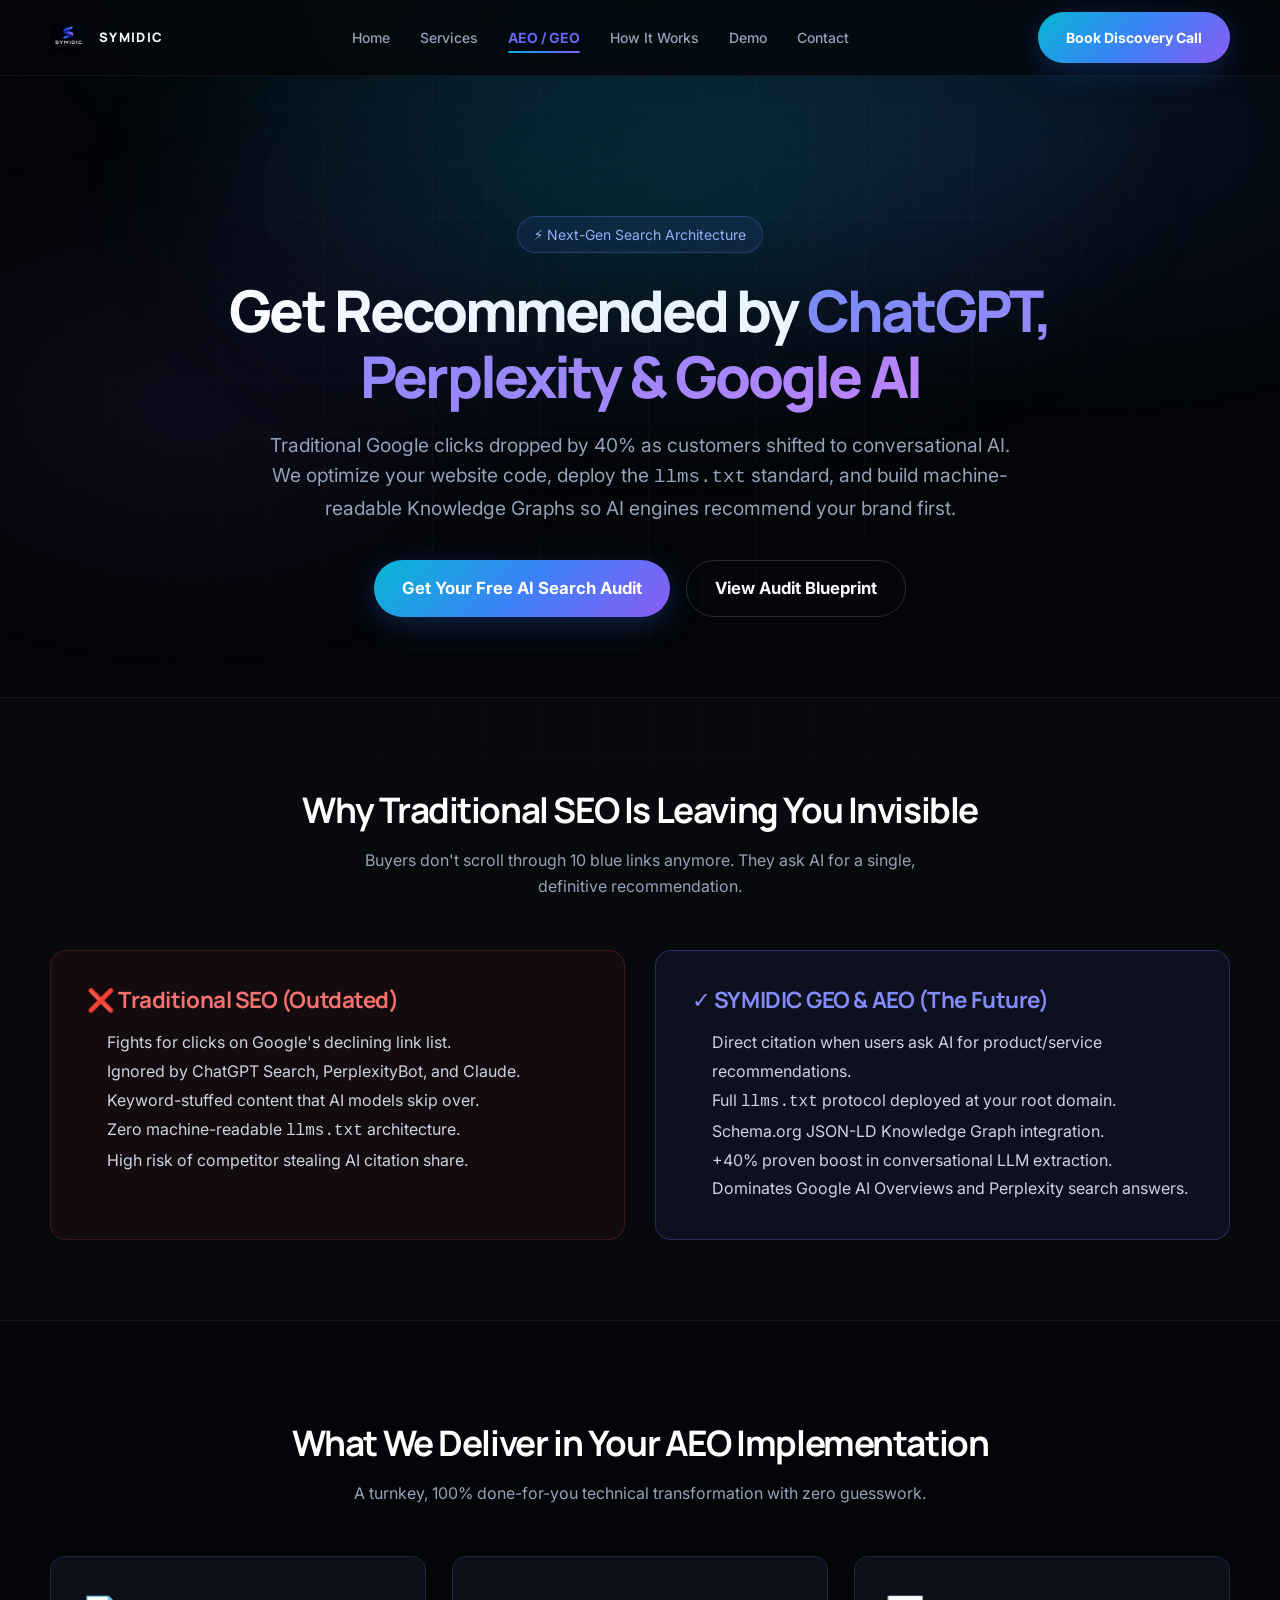
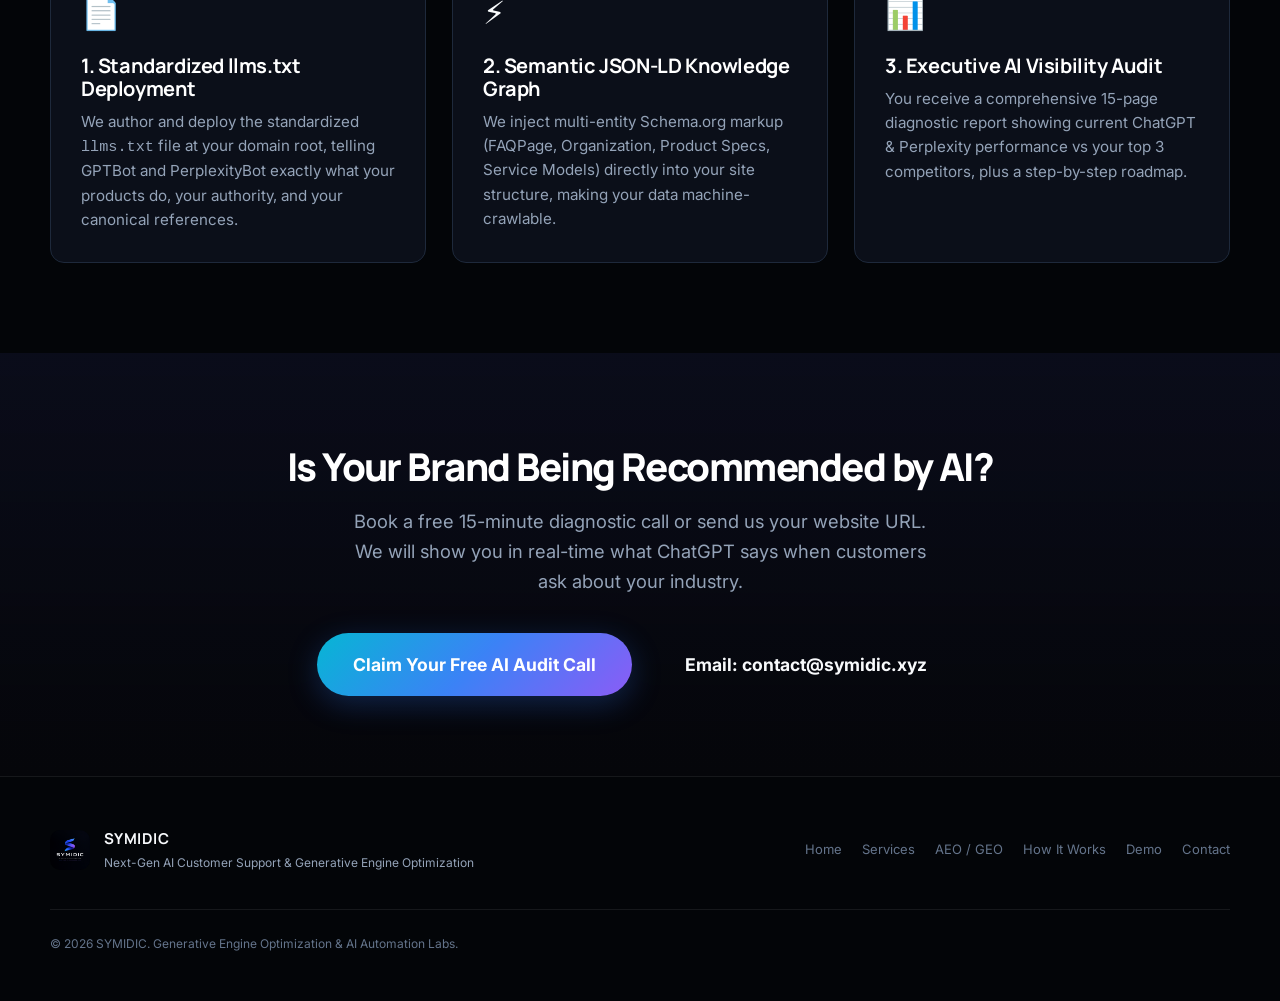
<file: aeo-audit.html>
<!DOCTYPE html>
<html lang="en">
<head>
  <meta charset="utf-8">
  <meta name="viewport" content="width=device-width, initial-scale=1">
  <title>AEO & GEO Optimization | SYMIDIC — Get Recommended by ChatGPT & Perplexity</title>
  <meta name="description" content="Generative Engine Optimization (GEO) & Answer Engine Optimization (AEO) for modern businesses. Rank in ChatGPT Search, Perplexity, and Google AI Overviews.">
  <meta name="keywords" content="AEO agency, GEO optimization, Generative Engine Optimization, ChatGPT search optimization, Perplexity AI ranking, llms.txt implementation">
  <meta name="robots" content="index, follow, max-image-preview:large">
  <meta name="theme-color" content="#05060a">
  <link rel="canonical" href="https://symidic.xyz/aeo-audit.html">

  <!-- Open Graph -->
  <meta property="og:type" content="website">
  <meta property="og:site_name" content="SYMIDIC">
  <meta property="og:title" content="AEO & GEO Optimization | SYMIDIC — Get Recommended by ChatGPT & Perplexity">
  <meta property="og:description" content="Rank inside ChatGPT, Perplexity, and Google AI Overviews with SYMIDIC's 3-in-1 Generative Engine Optimization.">
  <meta property="og:url" content="https://symidic.xyz/aeo-audit.html">
  <meta property="og:image" content="https://symidic.xyz/assets/img/og-image.png">

  <!-- Twitter -->
  <meta name="twitter:card" content="summary_large_image">
  <meta name="twitter:title" content="AEO & GEO Optimization | SYMIDIC">
  <meta name="twitter:description" content="Generative Engine Optimization (GEO) & Answer Engine Optimization (AEO) for modern e-commerce and brands.">
  <meta name="twitter:image" content="https://symidic.xyz/assets/img/og-image.png">

  <!-- JSON-LD -->
  <script type="application/ld+json">
  {
    "@context": "https://schema.org",
    "@type": "Service",
    "name": "Generative Engine Optimization (GEO) & AEO Audits",
    "provider": {
      "@type": "Organization",
      "name": "SYMIDIC",
      "url": "https://symidic.xyz"
    },
    "description": "Full-stack AEO and GEO optimization including llms.txt protocol, Schema.org JSON-LD knowledge graph architecture, and conversational citation structuring.",
    "offers": {
      "@type": "Offer",
      "price": "350.00",
      "priceCurrency": "USD"
    }
  }
  </script>

  <link rel="preconnect" href="https://fonts.googleapis.com">
  <link rel="preconnect" href="https://fonts.gstatic.com" crossorigin>
  <link href="https://fonts.googleapis.com/css2?family=Inter:wght@400;500;600;700&family=Manrope:wght@400;500;600;700;800&display=swap" rel="stylesheet">
  <link rel="icon" type="image/png" sizes="128x128" href="assets/img/favicon.png">
  <link rel="stylesheet" href="assets/css/styles.css">
</head>
<body>
  <div class="scroll-progress" aria-hidden="true"></div>

  <!-- Navigation -->
  <header class="nav">
    <div class="container nav-inner">
      <a class="brand" href="index.html">
        <img src="assets/img/logo-nav.png" alt="SYMIDIC logo" width="38" height="31">
        <span>SYMIDIC</span>
      </a>
      <nav class="nav-links">
        <a href="index.html">Home</a>
        <a href="services.html">Services</a>
        <a href="aeo-audit.html" class="active" style="color: #6366f1; font-weight: 700;">AEO / GEO</a>
        <a href="how-it-works.html">How It Works</a>
        <a href="demo.html">Demo</a>
        <a href="contact.html">Contact</a>
      </nav>
      <div class="nav-cta">
        <a class="btn btn-primary" href="https://cal.com/symidic/symidic-discovery-call" target="_blank" rel="noopener noreferrer">Book Discovery Call</a>
      </div>
    </div>
  </header>

  <main>
    <!-- Hero Section -->
    <section class="hero" style="padding-top: 140px; padding-bottom: 80px; text-align: center;">
      <div class="container">
        <div class="badge" style="display: inline-flex; align-items: center; gap: 8px; padding: 6px 16px; background: rgba(99, 102, 241, 0.1); border: 1px solid rgba(99, 102, 241, 0.3); border-radius: 999px; color: #a5b4fc; font-size: 0.875rem; margin-bottom: 24px;">
          <span>⚡ Next-Gen Search Architecture</span>
        </div>
        <h1 style="font-size: clamp(2.2rem, 5vw, 3.6rem); font-weight: 800; line-height: 1.15; max-width: 900px; margin: 0 auto 20px; color: #fff;">
          Get Recommended by <span style="background: linear-gradient(135deg, #818cf8 0%, #c084fc 100%); -webkit-background-clip: text; -webkit-text-fill-color: transparent;">ChatGPT, Perplexity & Google AI</span>
        </h1>
        <p style="font-size: 1.2rem; line-height: 1.6; color: #94a3b8; max-width: 760px; margin: 0 auto 36px;">
          Traditional Google clicks dropped by 40% as customers shifted to conversational AI. We optimize your website code, deploy the <code>llms.txt</code> standard, and build machine-readable Knowledge Graphs so AI engines recommend your brand first.
        </p>
        <div style="display: flex; gap: 16px; justify-content: center; flex-wrap: wrap;">
          <a class="btn btn-primary" href="https://cal.com/symidic/symidic-discovery-call" target="_blank" rel="noopener noreferrer" style="padding: 14px 28px; font-size: 1.05rem;">Get Your Free AI Search Audit</a>
          <a class="btn btn-ghost" href="#sample-report" style="padding: 14px 28px; font-size: 1.05rem; border: 1px solid rgba(255,255,255,0.15);">View Audit Blueprint</a>
        </div>
      </div>
    </section>

    <!-- Comparison Grid -->
    <section style="padding: 80px 0; background: rgba(255, 255, 255, 0.02); border-top: 1px solid rgba(255,255,255,0.06); border-bottom: 1px solid rgba(255,255,255,0.06);">
      <div class="container">
        <h2 style="text-align: center; font-size: 2.2rem; font-weight: 700; margin-bottom: 16px; color: #fff;">Why Traditional SEO Is Leaving You Invisible</h2>
        <p style="text-align: center; color: #94a3b8; max-width: 600px; margin: 0 auto 50px;">Buyers don't scroll through 10 blue links anymore. They ask AI for a single, definitive recommendation.</p>

        <div style="display: grid; grid-template-columns: repeat(auto-fit, minmax(320px, 1fr)); gap: 30px;">
          <div style="background: rgba(239, 68, 68, 0.05); border: 1px solid rgba(239, 68, 68, 0.2); border-radius: 16px; padding: 36px;">
            <h3 style="color: #f87171; font-size: 1.4rem; margin-bottom: 16px;">❌ Traditional SEO (Outdated)</h3>
            <ul style="color: #cbd5e1; line-height: 1.8; padding-left: 20px;">
              <li>Fights for clicks on Google's declining link list.</li>
              <li>Ignored by ChatGPT Search, PerplexityBot, and Claude.</li>
              <li>Keyword-stuffed content that AI models skip over.</li>
              <li>Zero machine-readable <code>llms.txt</code> architecture.</li>
              <li>High risk of competitor stealing AI citation share.</li>
            </ul>
          </div>

          <div style="background: rgba(99, 102, 241, 0.08); border: 1px solid rgba(99, 102, 241, 0.3); border-radius: 16px; padding: 36px;">
            <h3 style="color: #818cf8; font-size: 1.4rem; margin-bottom: 16px;">✓ SYMIDIC GEO & AEO (The Future)</h3>
            <ul style="color: #cbd5e1; line-height: 1.8; padding-left: 20px;">
              <li>Direct citation when users ask AI for product/service recommendations.</li>
              <li>Full <code>llms.txt</code> protocol deployed at your root domain.</li>
              <li>Schema.org JSON-LD Knowledge Graph integration.</li>
              <li>+40% proven boost in conversational LLM extraction.</li>
              <li>Dominates Google AI Overviews and Perplexity search answers.</li>
            </ul>
          </div>
        </div>
      </div>
    </section>

    <!-- The 3-Step Deliverable -->
    <section id="sample-report" style="padding: 90px 0;">
      <div class="container">
        <h2 style="text-align: center; font-size: 2.2rem; font-weight: 700; margin-bottom: 16px; color: #fff;">What We Deliver in Your AEO Implementation</h2>
        <p style="text-align: center; color: #94a3b8; max-width: 650px; margin: 0 auto 50px;">A turnkey, 100% done-for-you technical transformation with zero guesswork.</p>

        <div style="display: grid; grid-template-columns: repeat(auto-fit, minmax(300px, 1fr)); gap: 26px;">
          <div style="background: #0b0f19; border: 1px solid #1e293b; border-radius: 14px; padding: 30px;">
            <div style="font-size: 2rem; margin-bottom: 14px;">📄</div>
            <h3 style="font-size: 1.25rem; color: #fff; margin-bottom: 10px;">1. Standardized llms.txt Deployment</h3>
            <p style="color: #94a3b8; font-size: 0.95rem; line-height: 1.6;">We author and deploy the standardized <code>llms.txt</code> file at your domain root, telling GPTBot and PerplexityBot exactly what your products do, your authority, and your canonical references.</p>
          </div>

          <div style="background: #0b0f19; border: 1px solid #1e293b; border-radius: 14px; padding: 30px;">
            <div style="font-size: 2rem; margin-bottom: 14px;">⚡</div>
            <h3 style="font-size: 1.25rem; color: #fff; margin-bottom: 10px;">2. Semantic JSON-LD Knowledge Graph</h3>
            <p style="color: #94a3b8; font-size: 0.95rem; line-height: 1.6;">We inject multi-entity Schema.org markup (FAQPage, Organization, Product Specs, Service Models) directly into your site structure, making your data machine-crawlable.</p>
          </div>

          <div style="background: #0b0f19; border: 1px solid #1e293b; border-radius: 14px; padding: 30px;">
            <div style="font-size: 2rem; margin-bottom: 14px;">📊</div>
            <h3 style="font-size: 1.25rem; color: #fff; margin-bottom: 10px;">3. Executive AI Visibility Audit</h3>
            <p style="color: #94a3b8; font-size: 0.95rem; line-height: 1.6;">You receive a comprehensive 15-page diagnostic report showing current ChatGPT & Perplexity performance vs your top 3 competitors, plus a step-by-step roadmap.</p>
          </div>
        </div>
      </div>
    </section>

    <!-- CTA Section -->
    <section style="padding: 80px 0; background: linear-gradient(180deg, rgba(99, 102, 241, 0.08) 0%, rgba(5, 6, 10, 1) 100%); text-align: center;">
      <div class="container">
        <h2 style="font-size: 2.4rem; font-weight: 800; color: #fff; margin-bottom: 16px;">Is Your Brand Being Recommended by AI?</h2>
        <p style="color: #94a3b8; font-size: 1.15rem; max-width: 600px; margin: 0 auto 36px;">Book a free 15-minute diagnostic call or send us your website URL. We will show you in real-time what ChatGPT says when customers ask about your industry.</p>
        <div style="display: flex; gap: 16px; justify-content: center; flex-wrap: wrap;">
          <a class="btn btn-primary" href="https://cal.com/symidic/symidic-discovery-call" target="_blank" rel="noopener noreferrer" style="padding: 16px 36px; font-size: 1.1rem;">Claim Your Free AI Audit Call</a>
          <a class="btn btn-ghost" href="mailto:contact@symidic.xyz" style="padding: 16px 36px; font-size: 1.1rem;">Email: contact@symidic.xyz</a>
        </div>
      </div>
    </section>
  </main>

  <!-- Footer -->
  <footer class="footer">
    <div class="container">
      <div class="footer-grid">
        <div class="footer-brand">
          <img src="assets/img/logo.png" alt="SYMIDIC logo" width="40" height="40">
          <div>
            <strong>SYMIDIC</strong>
            <p>Next-Gen AI Customer Support &amp; Generative Engine Optimization</p>
          </div>
        </div>
        <div class="footer-links">
          <a href="index.html">Home</a>
          <a href="services.html">Services</a>
          <a href="aeo-audit.html">AEO / GEO</a>
          <a href="how-it-works.html">How It Works</a>
          <a href="demo.html">Demo</a>
          <a href="contact.html">Contact</a>
        </div>
      </div>
      <div class="footer-bottom">
        <p>© 2026 SYMIDIC. Generative Engine Optimization &amp; AI Automation Labs.</p>
      </div>
    </div>
  </footer>

  <script src="assets/js/main.js" defer></script>
</body>
</html>
</file>
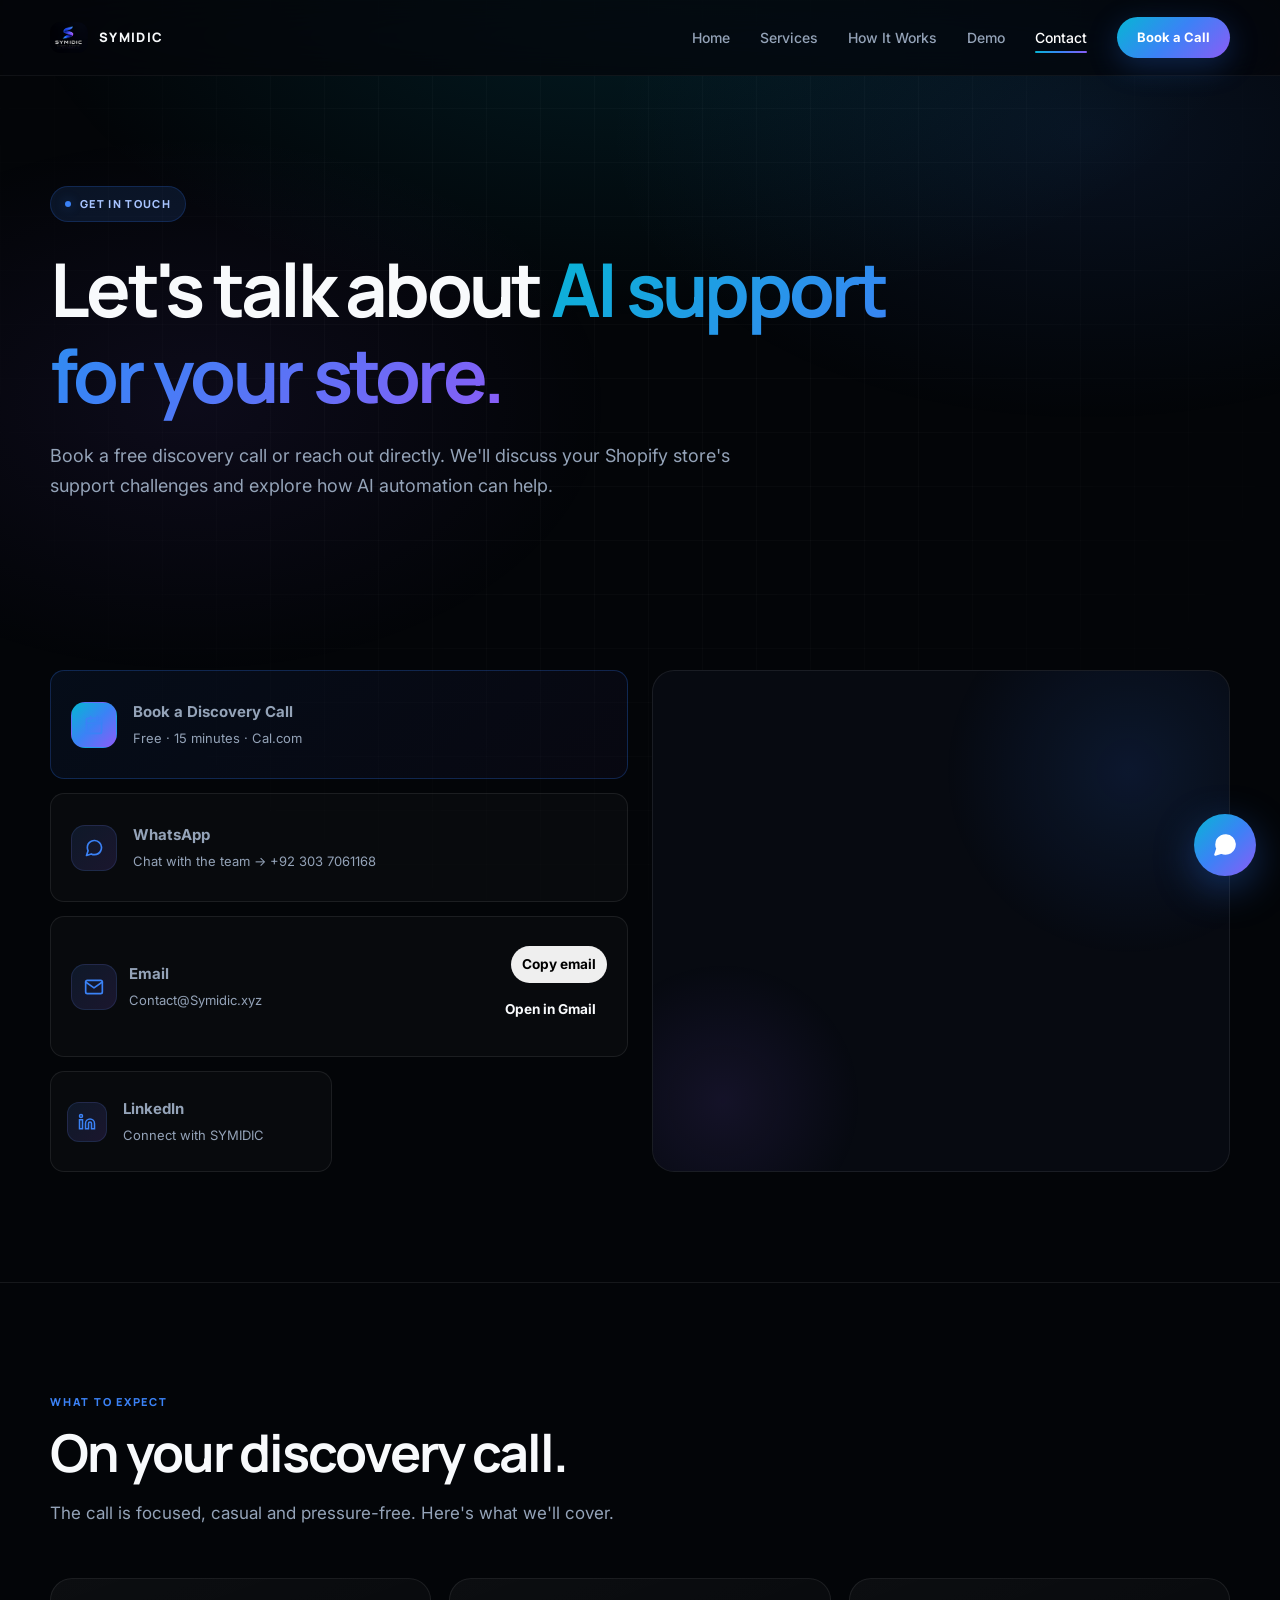
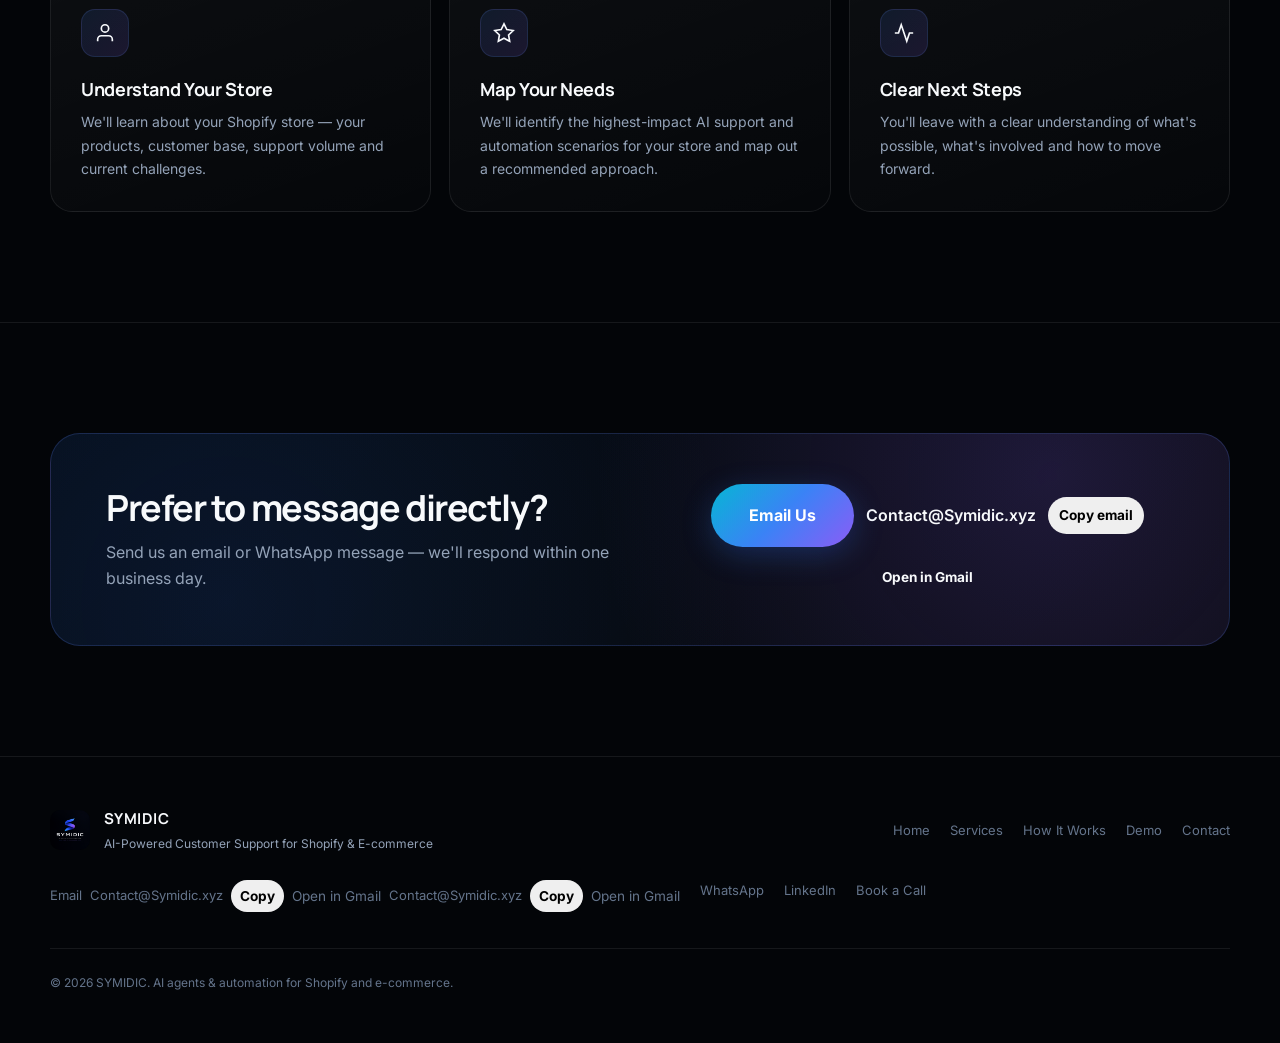
<file: contact.html>
<!DOCTYPE html>
<html lang="en">
<head>
  <meta charset="utf-8">
  <meta name="viewport" content="width=device-width, initial-scale=1">
  <title>Contact & Booking | SYMIDIC — Book a Discovery Call</title>
  <meta name="description" content="Get in touch with SYMIDIC, an AI automation agency for Shopify & e-commerce. Book a free discovery call on Cal.com, message on WhatsApp, email us or connect on LinkedIn.">
  <meta name="keywords" content="AI automation agency contact, book discovery call Shopify AI, AI customer support agency, e-commerce automation contact">
  <meta name="robots" content="index, follow, max-image-preview:large">
  <meta name="theme-color" content="#05060a">
  <link rel="canonical" href="https://symidic.xyz/contact.html">

  <meta property="og:type" content="website">
  <meta property="og:site_name" content="SYMIDIC">
  <meta property="og:title" content="Contact & Booking | SYMIDIC — Book a Discovery Call">
  <meta property="og:description" content="Book a free discovery call to discuss AI customer support and automation for your Shopify store.">
  <meta property="og:url" content="https://symidic.xyz/contact.html">
  <meta property="og:image" content="https://symidic.xyz/assets/img/og-image.png">

  <meta name="twitter:card" content="summary_large_image">
  <meta name="twitter:title" content="Contact & Booking | SYMIDIC — Book a Discovery Call">
  <meta name="twitter:description" content="Book a free discovery call to discuss AI customer support and automation for your Shopify store.">
  <meta name="twitter:image" content="https://symidic.xyz/assets/img/og-image.png">

  <script type="application/ld+json">
  {
    "@context": "https://schema.org",
    "@type": "ContactPage",
    "name": "Contact SYMIDIC",
    "url": "https://symidic.xyz/contact.html",
    "description": "Book a free discovery call with SYMIDIC, an AI automation agency for Shopify and e-commerce.",
    "mainEntity": {
      "@type": "ProfessionalService",
      "name": "SYMIDIC",
      "url": "https://symidic.xyz/",
      "email": "Contact@Symidic.xyz",
      "areaServed": "Worldwide",
      "contactPoint": {
        "@type": "ContactPoint",
        "contactType": "sales",
        "email": "Contact@Symidic.xyz",
        "url": "https://cal.com/symidic/symidic-discovery-call"
      }
    }
  }
  </script>

  <link rel="preconnect" href="https://fonts.googleapis.com">
  <link rel="preconnect" href="https://fonts.gstatic.com" crossorigin>
  <link href="https://fonts.googleapis.com/css2?family=Inter:wght@400;500;600;700&family=Manrope:wght@400;500;600;700;800&display=swap" rel="stylesheet">
  <link rel="icon" type="image/png" sizes="128x128" href="assets/img/favicon.png">
  <link rel="stylesheet" href="assets/css/styles.css">
</head>
<body>
  <div class="scroll-progress" aria-hidden="true"></div>
  <header class="nav">
    <div class="container nav-inner">
      <a class="brand" href="index.html">
        <img src="assets/img/logo-nav.png" alt="SYMIDIC logo" width="38" height="31">
        <span>SYMIDIC</span>
      </a>
      <nav class="nav-links" aria-label="Primary navigation">
        <a href="index.html">Home</a>
        <a href="services.html">Services</a>
        <a href="how-it-works.html">How It Works</a>
        <a href="demo.html">Demo</a>
        <a class="active" href="contact.html">Contact</a>
        <a class="btn btn-primary btn-sm" href="https://cal.com/symidic/symidic-discovery-call" target="_blank" rel="noopener noreferrer">Book a Call</a>
      </nav>
      <button class="menu-toggle" aria-label="Toggle navigation">
        <span></span><span></span><span></span>
      </button>
    </div>
  </header>

  <main>
    <section class="page-hero">
      <div class="container">
        <div class="eyebrow reveal"><span class="dot"></span> Get In Touch</div>
        <h1 class="reveal">Let's talk about <span class="gradient">AI support for your store.</span></h1>
        <p class="reveal">Book a free discovery call or reach out directly. We'll discuss your Shopify store's support challenges and explore how AI automation can help.</p>
      </div>
    </section>

    <section class="section">
      <div class="container">
        <div class="contact-grid">

          <div class="contact-cards">
            <a class="contact-card reveal" href="https://cal.com/symidic/symidic-discovery-call" target="_blank" rel="noopener noreferrer" style="border-color:rgba(47,123,255,0.25); background:linear-gradient(135deg,rgba(47,123,255,0.07),rgba(139,92,246,0.04));">
              <div class="cc-icon" style="background:var(--gradient); border-color:transparent;">
                <svg viewBox="0 0 24 24" fill="none" stroke="white" stroke-width="2" stroke-linecap="round" stroke-linejoin="round"><rect x="3" y="4" width="18" height="18" rx="2" ry="2"></rect><line x1="16" y1="2" x2="16" y2="6"></line><line x1="8" y1="2" x2="8" y2="6"></line><line x1="3" y1="10" x2="21" y2="10"></line></svg>
              </div>
              <span>
                <strong>Book a Discovery Call</strong>
                <span>Free · 15 minutes · Cal.com</span>
              </span>
            </a>

            <a class="contact-card reveal reveal-delay-1" href="https://wa.me/923037061168" target="_blank" rel="noopener noreferrer">
              <div class="cc-icon">
                <svg viewBox="0 0 24 24" fill="none" stroke="currentColor" stroke-width="2" stroke-linecap="round" stroke-linejoin="round"><path d="M21 11.5a8.38 8.38 0 0 1-.9 3.8 8.5 8.5 0 0 1-7.6 4.7 8.38 8.38 0 0 1-3.8-.9L3 21l1.9-5.7a8.38 8.38 0 0 1-.9-3.8 8.5 8.5 0 0 1 4.7-7.6 8.38 8.38 0 0 1 3.8-.9h.5a8.48 8.48 0 0 1 8 8v.5z"></path></svg>
              </div>
              <span>
                <strong>WhatsApp</strong>
                <span>Chat with the team → +92 303 7061168</span>
              </span>
            </a>

            <div class="contact-card reveal reveal-delay-2" style="cursor: default;">
              <a href="mailto:Contact@Symidic.xyz" target="_top" style="display: flex; align-items: center; gap: 12px; text-decoration: none; color: inherit; flex: 1;">
                <div class="cc-icon">
                  <svg viewBox="0 0 24 24" fill="none" stroke="currentColor" stroke-width="2" stroke-linecap="round" stroke-linejoin="round"><path d="M4 4h16c1.1 0 2 .9 2 2v12c0 1.1-.9 2-2 2H4c-1.1 0-2-.9-2-2V6c0-1.1.9-2 2-2z"></path><polyline points="22,6 12,13 2,6"></polyline></svg>
                </div>
                <span>
                  <strong>Email</strong>
                  <span>Contact@Symidic.xyz</span>
                </span>
              </a>
              <div style="display: flex; flex-direction: column; gap: 8px; margin-left: auto; align-items: flex-end;">
                <button class="btn btn-ghost btn-sm copy-email" data-email="Contact@Symidic.xyz" style="font-size: 0.85rem; padding: 6px 10px;">Copy email</button>
                <a href="https://mail.google.com/mail/?view=cm&fs=1&to=Contact@Symidic.xyz" target="_blank" rel="noopener noreferrer" class="btn btn-ghost btn-sm" style="font-size: 0.85rem; padding: 6px 10px;">Open in Gmail</a>
              </div>
            </div>

            <div class="contact-social">
              <a class="contact-card reveal reveal-delay-3" href="https://www.linkedin.com/in/abdulrehman-symidic/" target="_blank" rel="noopener noreferrer" aria-label="SYMIDIC on LinkedIn">
                <div class="cc-icon">
                  <svg viewBox="0 0 24 24" fill="currentColor"><path d="M16 8a6 6 0 0 1 6 6v7h-4v-7a2 2 0 0 0-2-2 2 2 0 0 0-2 2v7h-4v-7a6 6 0 0 1 6-6z"></path><rect x="2" y="9" width="4" height="12"></rect><circle cx="4" cy="4" r="2"></circle></svg>
                </div>
                <span>
                  <strong>LinkedIn</strong>
                  <span>Connect with SYMIDIC</span>
                </span>
              </a>
            </div>
          </div>

          <div class="cal-embed reveal reveal-delay-1" role="region" aria-label="Book a discovery call with SYMIDIC">
            <iframe src="https://cal.com/symidic/symidic-discovery-call" title="Book a discovery call with SYMIDIC" loading="lazy" referrerpolicy="no-referrer-when-downgrade"></iframe>
          </div>

        </div>
      </div>
    </section>

    <section class="section">
      <div class="container">
        <div class="section-head reveal">
          <div class="kicker">What to expect</div>
          <h2>On your discovery call.</h2>
          <p class="section-sub">The call is focused, casual and pressure-free. Here's what we'll cover.</p>
        </div>
        <div class="grid-3">
          <div class="feature-card reveal">
            <div class="icon">
              <svg viewBox="0 0 24 24" fill="none" stroke="currentColor" stroke-width="1.8"><path d="M20 21v-2a4 4 0 0 0-4-4H8a4 4 0 0 0-4 4v2"></path><circle cx="12" cy="7" r="4"></circle></svg>
            </div>
            <h3>Understand Your Store</h3>
            <p>We'll learn about your Shopify store — your products, customer base, support volume and current challenges.</p>
          </div>
          <div class="feature-card reveal reveal-delay-1">
            <div class="icon">
              <svg viewBox="0 0 24 24" fill="none" stroke="currentColor" stroke-width="1.8"><polygon points="12 2 15.09 8.26 22 9.27 17 14.14 18.18 21.02 12 17.77 5.82 21.02 7 14.14 2 9.27 8.91 8.26 12 2"></polygon></svg>
            </div>
            <h3>Map Your Needs</h3>
            <p>We'll identify the highest-impact AI support and automation scenarios for your store and map out a recommended approach.</p>
          </div>
          <div class="feature-card reveal reveal-delay-2">
            <div class="icon">
              <svg viewBox="0 0 24 24" fill="none" stroke="currentColor" stroke-width="1.8"><polyline points="22 12 18 12 15 21 9 3 6 12 2 12"></polyline></svg>
            </div>
            <h3>Clear Next Steps</h3>
            <p>You'll leave with a clear understanding of what's possible, what's involved and how to move forward.</p>
          </div>
        </div>
      </div>
    </section>

    <section class="section">
      <div class="container">
        <div class="cta-banner reveal">
          <div>
            <h2>Prefer to message directly?</h2>
            <p>Send us an email or WhatsApp message — we'll respond within one business day.</p>
          </div>
                    <div style="display: flex; flex-wrap: wrap; gap: 12px; align-items: center; justify-content: center;">
            <a class="btn btn-primary btn-lg" href="mailto:Contact@Symidic.xyz" target="_top">Email Us</a>
            <span style="font-weight: 600;">Contact@Symidic.xyz</span>
            <button class="btn btn-ghost btn-sm copy-email" data-email="Contact@Symidic.xyz" style="font-size: 0.85rem; padding: 6px 10px;">Copy email</button>
            <a href="https://mail.google.com/mail/?view=cm&fs=1&to=Contact@Symidic.xyz" target="_blank" rel="noopener noreferrer" class="btn btn-ghost btn-sm" style="font-size: 0.85rem; padding: 6px 10px;">Open in Gmail</a>
          </div>
        </div>
      </div>
    </section>
  </main>

  <footer class="footer">
    <div class="container">
      <div class="footer-grid">
        <div class="footer-brand">
          <img src="assets/img/logo.png" alt="SYMIDIC logo" width="40" height="40">
          <div>
            <strong>SYMIDIC</strong>
            <p>AI-Powered Customer Support for Shopify &amp; E-commerce</p>
          </div>
        </div>
        <div class="footer-links">
          <a href="index.html">Home</a>
          <a href="services.html">Services</a>
          <a href="how-it-works.html">How It Works</a>
          <a href="demo.html">Demo</a>
          <a href="contact.html">Contact</a>
        </div>
      </div>
      <div class="footer-grid" style="justify-content:space-between;margin-top:26px;">
        <div class="footer-links">
                    <span style="display:flex; flex-wrap:wrap; gap:8px; align-items:center;">
            <span style="display:flex; flex-wrap:wrap; gap:8px; align-items:center;"><a href="mailto:Contact@Symidic.xyz" target="_top">Email</a> <span>Contact@Symidic.xyz</span><button class="btn btn-ghost btn-sm copy-email" data-email="Contact@Symidic.xyz" style="font-size: 0.85rem; padding: 4px 8px;">Copy</button><a href="https://mail.google.com/mail/?view=cm&fs=1&to=Contact@Symidic.xyz" target="_blank" rel="noopener noreferrer" style="font-size: 0.85rem;">Open in Gmail</a></span>
            <span>Contact@Symidic.xyz</span>
            <button class="btn btn-ghost btn-sm copy-email" data-email="Contact@Symidic.xyz" style="font-size: 0.85rem; padding: 4px 8px;">Copy</button>
            <a href="https://mail.google.com/mail/?view=cm&fs=1&to=Contact@Symidic.xyz" target="_blank" rel="noopener noreferrer" style="font-size: 0.85rem;">Open in Gmail</a>
          </span>
          <a href="https://wa.me/923037061168" target="_blank" rel="noopener noreferrer">WhatsApp</a>
          <a href="https://www.linkedin.com/in/abdulrehman-symidic/" target="_blank" rel="noopener noreferrer" aria-label="SYMIDIC on LinkedIn">LinkedIn</a>
          <a href="https://cal.com/symidic/symidic-discovery-call" target="_blank" rel="noopener noreferrer">Book a Call</a>
        </div>
      </div>
      <div class="footer-bottom">
        <p>© 2026 SYMIDIC. AI agents &amp; automation for Shopify and e-commerce.</p>
      </div>
    </div>
  </footer>

  <button class="chat-toggle" aria-label="Open SYMIDIC AI Assistant">
    <svg viewBox="0 0 24 24" fill="none" stroke="white" stroke-width="2" stroke-linecap="round" stroke-linejoin="round"><path d="M21 11.5a8.38 8.38 0 0 1-.9 3.8 8.5 8.5 0 0 1-7.6 4.7 8.38 8.38 0 0 1-3.8-.9L3 21l1.9-5.7a8.38 8.38 0 0 1-.9-3.8 8.5 8.5 0 0 1 4.7-7.6 8.38 8.38 0 0 1 3.8-.9h.5a8.48 8.48 0 0 1 8 8v.5z"></path></svg>
  </button>
  <section class="chat-widget" aria-label="SYMIDIC AI Assistant">
    <div class="chat-head">
      <div class="chat-head-info">
        <strong>SYMIDIC AI Assistant</strong>
        <small>Ask about our services &amp; process</small>
      </div>
      <button class="chat-close" aria-label="Close chat">×</button>
    </div>
    <div class="chat-messages">
      <div class="msg bot">Hi! 👋 I'm SYMIDIC's AI assistant. I can answer questions about our Shopify AI customer support solutions, services, process and how to get started. How can I help?</div>
    </div>
    <div class="chat-typing"><div class="typing-dots"><span></span><span></span><span></span></div></div>
    <div class="chat-suggestions"></div>
    <div class="chat-input-bar">
      <input aria-label="Ask a question" placeholder="Ask about SYMIDIC…" autocomplete="off">
      <button aria-label="Send message">
        <svg viewBox="0 0 24 24"><line x1="22" y1="2" x2="11" y2="13"></line><polygon points="22 2 15 22 11 13 2 9 22 2"></polygon></svg>
      </button>
    </div>
  </section>

  <script src="assets/js/main.js" defer></script>
  <script src="assets/js/chatbot.js" defer></script>
</body>
</html>
</file>
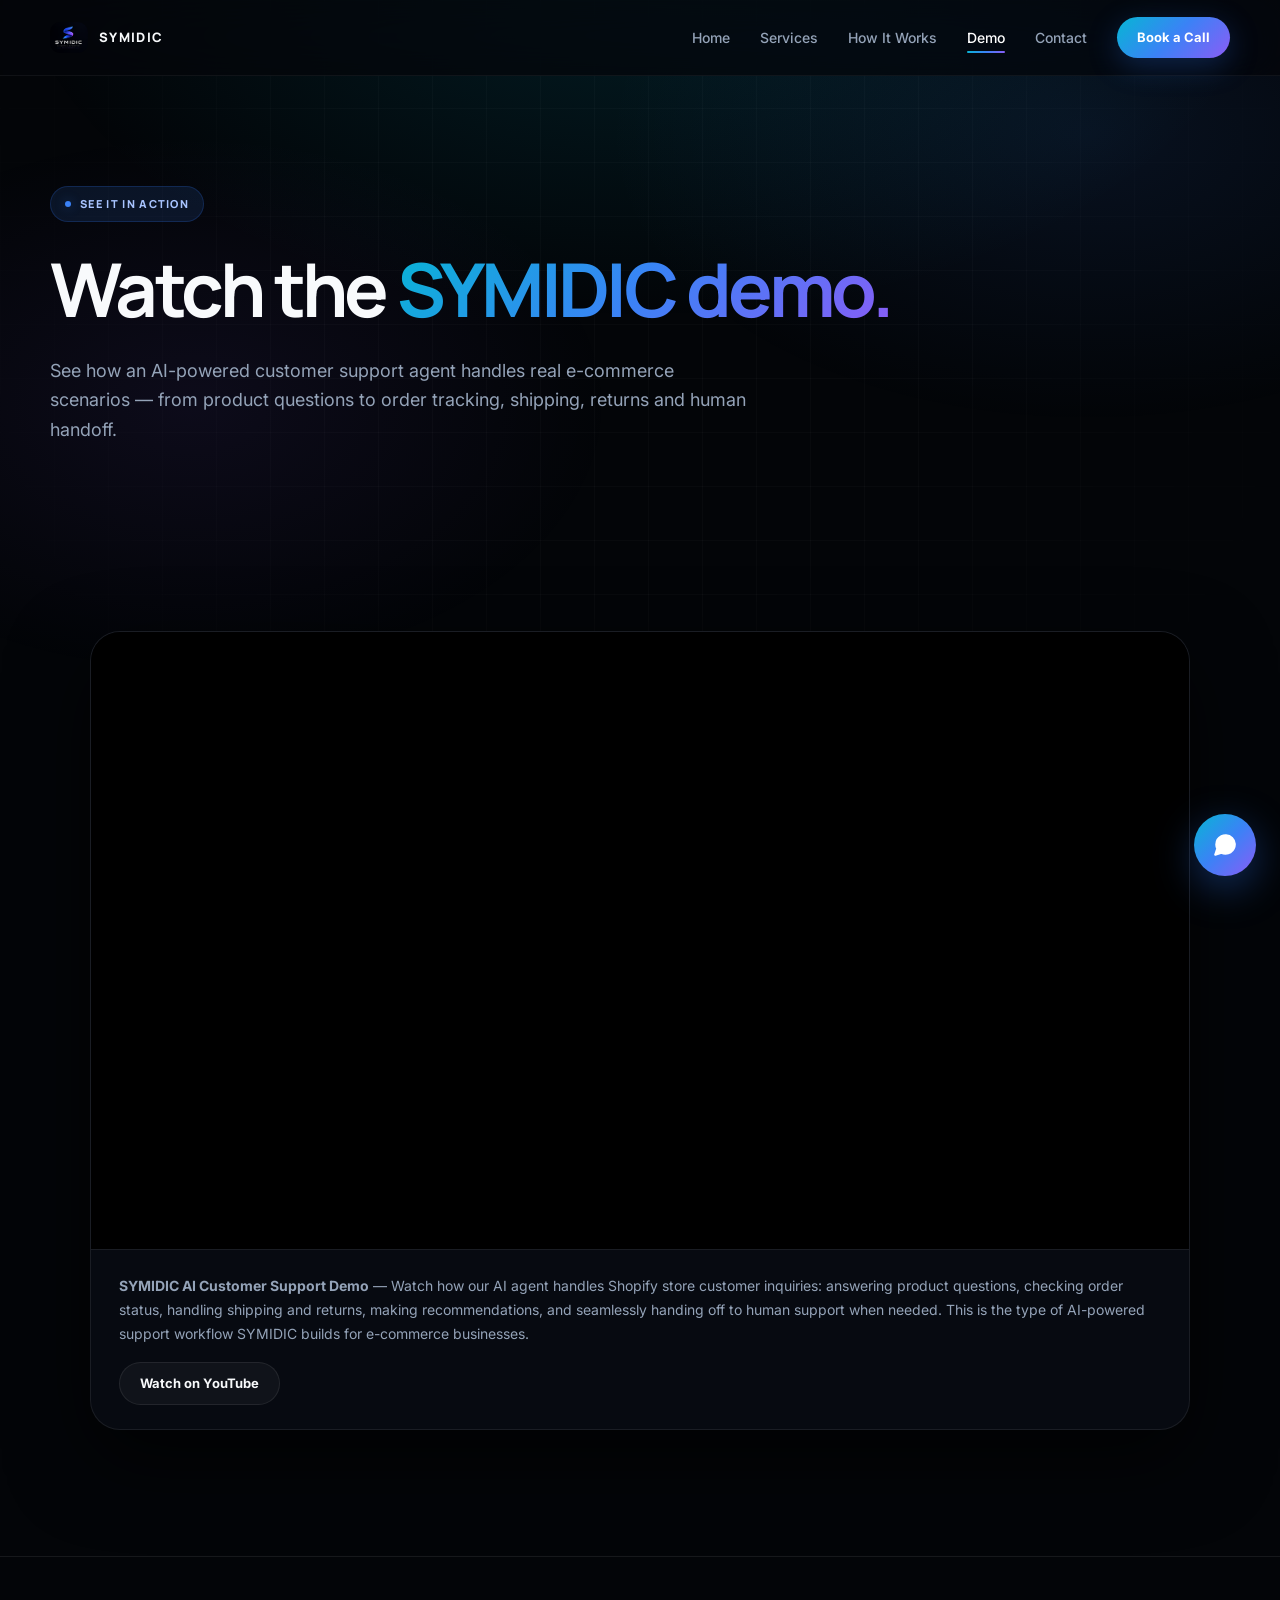
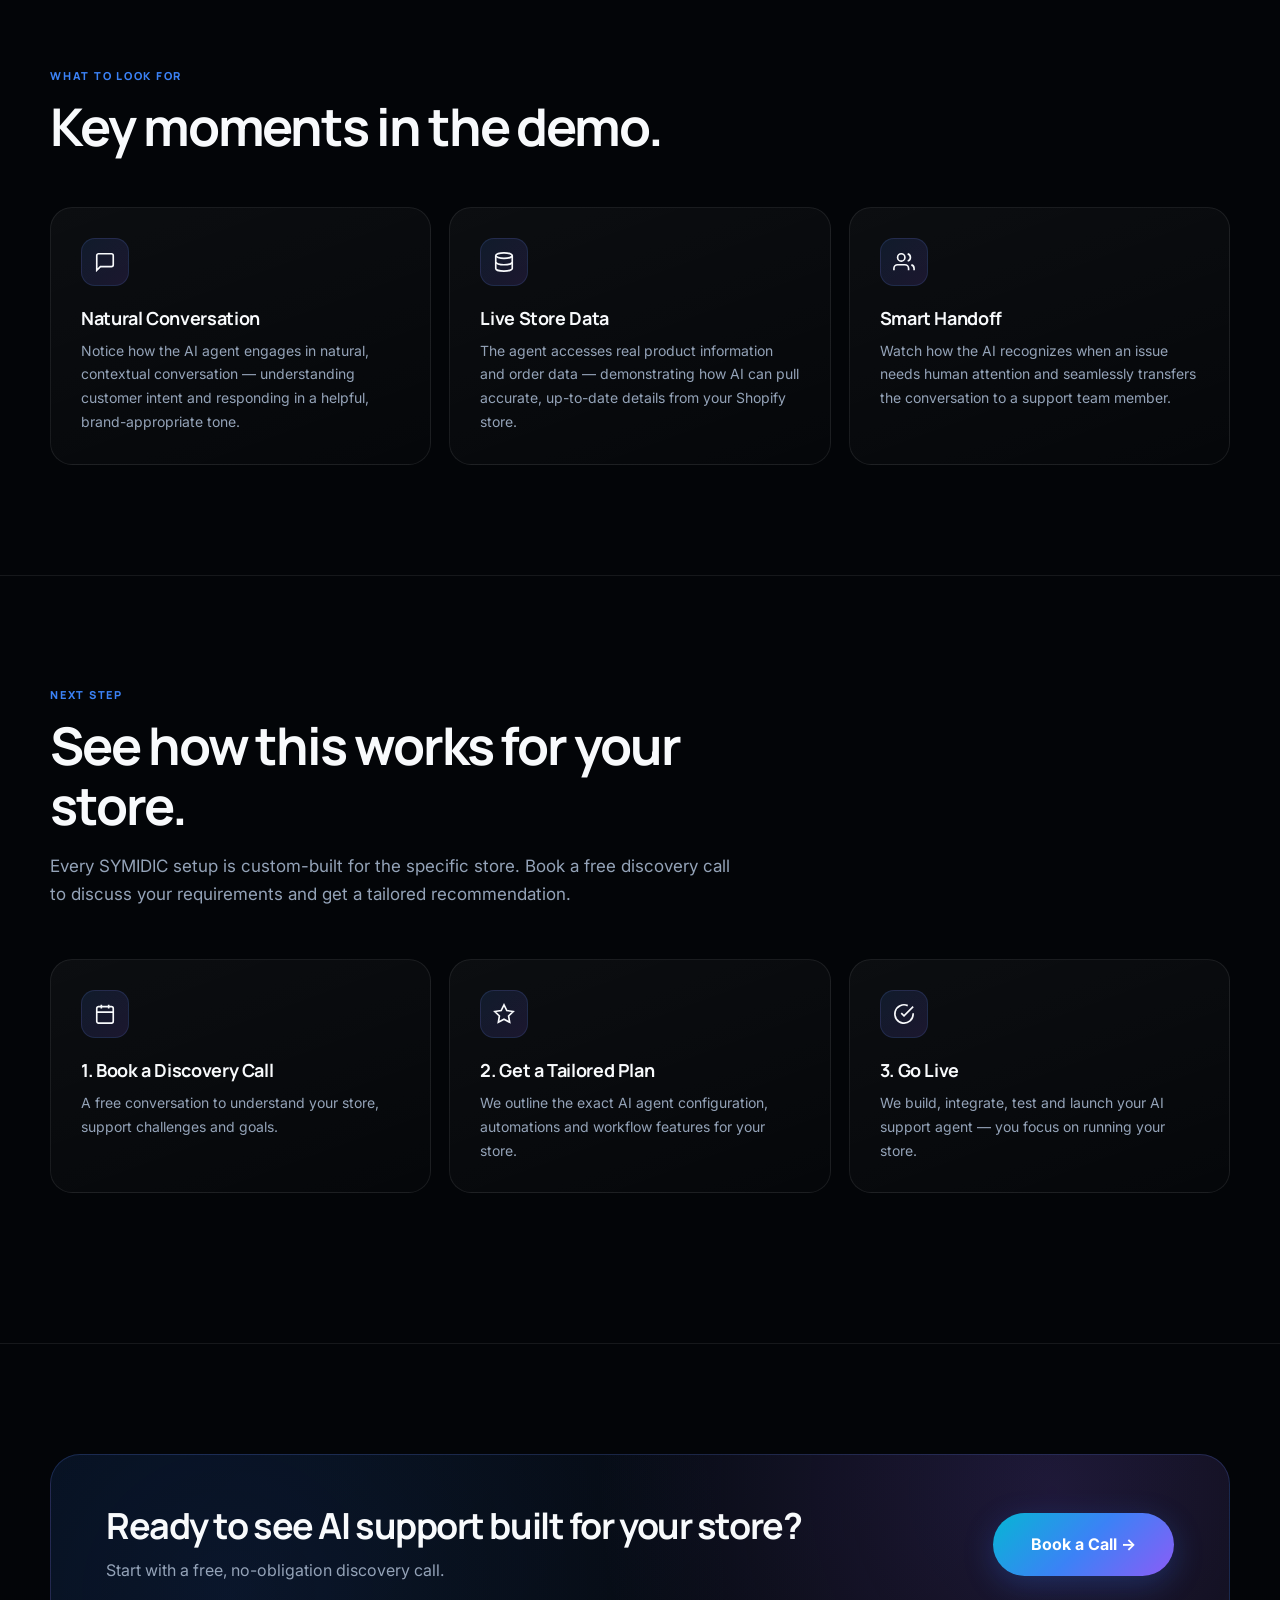
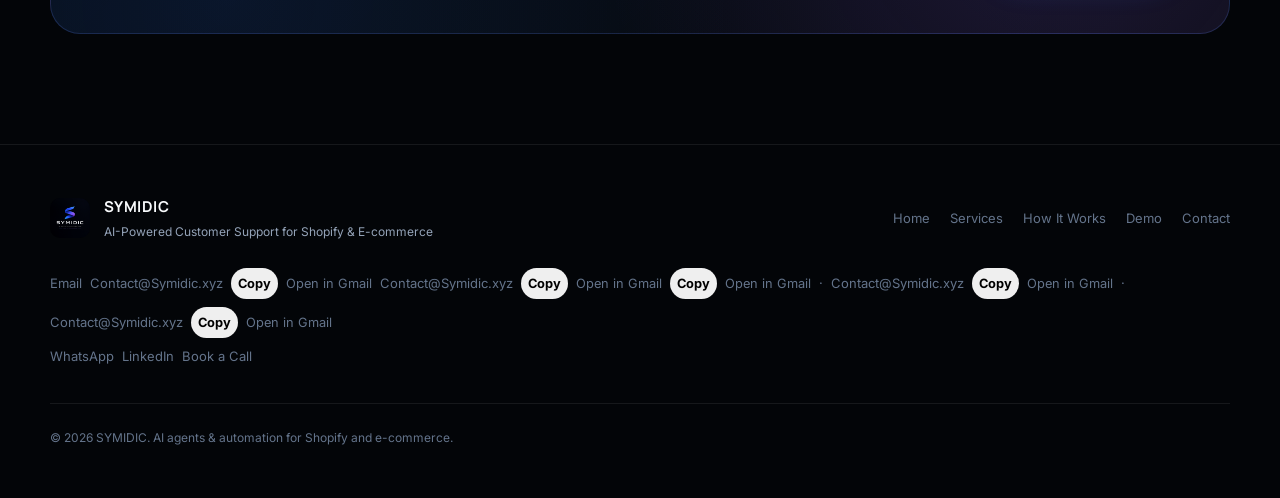
<file: demo.html>
<!DOCTYPE html>
<html lang="en">
<head>
  <meta charset="utf-8">
  <meta name="viewport" content="width=device-width, initial-scale=1">
  <title>Demo | SYMIDIC — See AI Customer Support & Automation in Action</title>
  <meta name="description" content="Watch the SYMIDIC demo and see how an AI customer support agent for Shopify handles product questions, order tracking, shipping, returns and human handoff — 24/7.">
  <meta name="keywords" content="Shopify AI agent demo, AI customer support demo, e-commerce automation demo, AI automation agency demo">
  <meta name="robots" content="index, follow, max-image-preview:large">
  <meta name="theme-color" content="#05060a">
  <link rel="canonical" href="https://symidic.xyz/demo.html">

  <meta property="og:type" content="website">
  <meta property="og:site_name" content="SYMIDIC">
  <meta property="og:title" content="Demo | SYMIDIC — See AI Customer Support & Automation in Action">
  <meta property="og:description" content="Watch the SYMIDIC demo — an AI customer support agent for Shopify handling product questions, order tracking, shipping and human handoff.">
  <meta property="og:url" content="https://symidic.xyz/demo.html">
  <meta property="og:image" content="https://symidic.xyz/assets/img/og-image.png">

  <meta name="twitter:card" content="summary_large_image">
  <meta name="twitter:title" content="Demo | SYMIDIC — See AI Customer Support & Automation in Action">
  <meta name="twitter:description" content="Watch the SYMIDIC demo — an AI customer support agent for Shopify in action.">
  <meta name="twitter:image" content="https://symidic.xyz/assets/img/og-image.png">

  <script type="application/ld+json">
  {
    "@context": "https://schema.org",
    "@type": "VideoObject",
    "name": "SYMIDIC AI Customer Support Demo for Shopify",
    "description": "Watch how SYMIDIC's AI-powered customer support agent handles Shopify store customer inquiries — product questions, order tracking, shipping, returns and human handoff.",
    "thumbnailUrl": "https://symidic.xyz/assets/img/og-image.png",
    "uploadDate": "2026-01-01",
    "contentUrl": "https://www.youtube.com/watch?v=1yyhSkrMWWg",
    "embedUrl": "https://www.youtube-nocookie.com/embed/1yyhSkrMWWg",
    "publisher": {
      "@type": "Organization",
      "name": "SYMIDIC",
      "url": "https://symidic.xyz/"
    }
  }
  </script>

  <link rel="preconnect" href="https://fonts.googleapis.com">
  <link rel="preconnect" href="https://fonts.gstatic.com" crossorigin>
  <link href="https://fonts.googleapis.com/css2?family=Inter:wght@400;500;600;700&family=Manrope:wght@400;500;600;700;800&display=swap" rel="stylesheet">
  <link rel="icon" type="image/png" sizes="128x128" href="assets/img/favicon.png">
  <link rel="stylesheet" href="assets/css/styles.css">
</head>
<body>

  <!-- Scroll Progress -->
  <div class="scroll-progress" aria-hidden="true"></div>

  <!-- Navigation -->
  <header class="nav">
    <div class="container nav-inner">
      <a class="brand" href="index.html">
        <img src="assets/img/logo-nav.png" alt="SYMIDIC logo" width="38" height="31">
        <span>SYMIDIC</span>
      </a>
      <nav class="nav-links" aria-label="Primary navigation">
        <a href="index.html">Home</a>
        <a href="services.html">Services</a>
        <a href="how-it-works.html">How It Works</a>
        <a class="active" href="demo.html">Demo</a>
        <a href="contact.html">Contact</a>
        <a class="btn btn-primary btn-sm" href="https://cal.com/symidic/symidic-discovery-call" target="_blank" rel="noopener noreferrer">Book a Call</a>
      </nav>
      <button class="menu-toggle" aria-label="Toggle navigation">
        <span></span><span></span><span></span>
      </button>
    </div>
  </header>

  <main>
    <!-- Page Hero -->
    <section class="page-hero">
      <div class="container">
        <div class="eyebrow reveal"><span class="dot"></span> See It In Action</div>
        <h1 class="reveal">Watch the <span class="gradient">SYMIDIC demo.</span></h1>
        <p class="reveal">See how an AI-powered customer support agent handles real e-commerce scenarios — from product questions to order tracking, shipping, returns and human handoff.</p>
      </div>
    </section>

    <!-- Video Embed -->
    <section class="section">
      <div class="container">
        <figure class="demo-wrap reveal">
          <div class="video-container">
            <iframe
              src="https://www.youtube.com/embed/1yyhSkrMWWg"
              title="SYMIDIC AI demo video — AI customer support for Shopify stores"
              width="560"
              height="315"
              frameborder="0"
              loading="lazy"
              referrerpolicy="strict-origin-when-cross-origin"
              allow="accelerometer; autoplay; clipboard-write; encrypted-media; gyroscope; picture-in-picture; web-share"
              allowfullscreen></iframe>
          </div>
          <figcaption class="demo-caption">
            <p><strong>SYMIDIC AI Customer Support Demo</strong> — Watch how our AI agent handles Shopify store customer inquiries: answering product questions, checking order status, handling shipping and returns, making recommendations, and seamlessly handing off to human support when needed. This is the type of AI-powered support workflow SYMIDIC builds for e-commerce businesses.</p>
            <div style="margin-top:16px;">
              <a class="btn btn-secondary btn-sm" href="https://youtu.be/1yyhSkrMWWg" target="_blank" rel="noopener noreferrer">Watch on YouTube</a>
            </div>
          </figcaption>
        </figure>
      </div>
    </section>

    <!-- What You'll See -->
    <section class="section">
      <div class="container">
        <div class="section-head reveal">
          <div class="kicker">What to look for</div>
          <h2>Key moments in the demo.</h2>
        </div>
        <div class="grid-3">
          <div class="feature-card reveal">
            <div class="icon">
              <svg viewBox="0 0 24 24" fill="none" stroke="currentColor" stroke-width="1.8"><path d="M21 15a2 2 0 0 1-2 2H7l-4 4V5a2 2 0 0 1 2-2h14a2 2 0 0 1 2 2z"></path></svg>
            </div>
            <h3>Natural Conversation</h3>
            <p>Notice how the AI agent engages in natural, contextual conversation — understanding customer intent and responding in a helpful, brand-appropriate tone.</p>
          </div>
          <div class="feature-card reveal reveal-delay-1">
            <div class="icon">
              <svg viewBox="0 0 24 24" fill="none" stroke="currentColor" stroke-width="1.8"><ellipse cx="12" cy="5" rx="9" ry="3"></ellipse><path d="M21 12c0 1.66-4 3-9 3s-9-1.34-9-3"></path><path d="M3 5v14c0 1.66 4 3 9 3s9-1.34 9-3V5"></path></svg>
            </div>
            <h3>Live Store Data</h3>
            <p>The agent accesses real product information and order data — demonstrating how AI can pull accurate, up-to-date details from your Shopify store.</p>
          </div>
          <div class="feature-card reveal reveal-delay-2">
            <div class="icon">
              <svg viewBox="0 0 24 24" fill="none" stroke="currentColor" stroke-width="1.8"><path d="M17 21v-2a4 4 0 0 0-4-4H5a4 4 0 0 0-4 4v2"></path><circle cx="9" cy="7" r="4"></circle><path d="M23 21v-2a4 4 0 0 0-3-3.87"></path><path d="M16 3.13a4 4 0 0 1 0 7.75"></path></svg>
            </div>
            <h3>Smart Handoff</h3>
            <p>Watch how the AI recognizes when an issue needs human attention and seamlessly transfers the conversation to a support team member.</p>
          </div>
        </div>
      </div>
    </section>

    <!-- What Happens After -->
    <section class="section">
      <div class="container">
        <div class="section-head reveal">
          <div class="kicker">Next step</div>
          <h2>See how this works for your store.</h2>
          <p class="section-sub">Every SYMIDIC setup is custom-built for the specific store. Book a free discovery call to discuss your requirements and get a tailored recommendation.</p>
        </div>
        <div class="grid-3" style="margin-bottom:40px;">
          <div class="feature-card reveal">
            <div class="icon">
              <svg viewBox="0 0 24 24" fill="none" stroke="currentColor" stroke-width="1.8"><rect x="3" y="4" width="18" height="18" rx="2" ry="2"></rect><line x1="16" y1="2" x2="16" y2="6"></line><line x1="8" y1="2" x2="8" y2="6"></line><line x1="3" y1="10" x2="21" y2="10"></line></svg>
            </div>
            <h3>1. Book a Discovery Call</h3>
            <p>A free conversation to understand your store, support challenges and goals.</p>
          </div>
          <div class="feature-card reveal reveal-delay-1">
            <div class="icon">
              <svg viewBox="0 0 24 24" fill="none" stroke="currentColor" stroke-width="1.8"><polygon points="12 2 15.09 8.26 22 9.27 17 14.14 18.18 21.02 12 17.77 5.82 21.02 7 14.14 2 9.27 8.91 8.26 12 2"></polygon></svg>
            </div>
            <h3>2. Get a Tailored Plan</h3>
            <p>We outline the exact AI agent configuration, automations and workflow features for your store.</p>
          </div>
          <div class="feature-card reveal reveal-delay-2">
            <div class="icon">
              <svg viewBox="0 0 24 24" fill="none" stroke="currentColor" stroke-width="1.8"><path d="M22 11.08V12a10 10 0 1 1-5.93-9.14"></path><polyline points="22 4 12 14.01 9 11.01"></polyline></svg>
            </div>
            <h3>3. Go Live</h3>
            <p>We build, integrate, test and launch your AI support agent — you focus on running your store.</p>
          </div>
        </div>
      </div>
    </section>

    <!-- CTA Banner -->
    <section class="section">
      <div class="container">
        <div class="cta-banner reveal">
          <div>
            <h2>Ready to see AI support built for your store?</h2>
            <p>Start with a free, no-obligation discovery call.</p>
          </div>
          <a class="btn btn-primary btn-lg" href="https://cal.com/symidic/symidic-discovery-call" target="_blank" rel="noopener noreferrer">Book a Call →</a>
        </div>
      </div>
    </section>
  </main>

  <!-- Footer -->
  <footer class="footer">
    <div class="container">
      <div class="footer-grid">
        <div class="footer-brand">
          <img src="assets/img/logo.png" alt="SYMIDIC logo" width="40" height="40">
          <div>
            <strong>SYMIDIC</strong>
            <p>AI-Powered Customer Support for Shopify &amp; E-commerce</p>
          </div>
        </div>
        <div class="footer-links">
          <a href="index.html">Home</a>
          <a href="services.html">Services</a>
          <a href="how-it-works.html">How It Works</a>
          <a href="demo.html">Demo</a>
          <a href="contact.html">Contact</a>
        </div>
      </div>
      <div class="footer-grid" style="justify-content:space-between;margin-top:26px;">
        <div class="footer-links">
                    <span style="display:flex; flex-wrap:wrap; gap:8px; align-items:center;">
                      <span style="display:flex; flex-wrap:wrap; gap:8px; align-items:center;">
            <span style="display:flex; flex-wrap:wrap; gap:8px; align-items:center;"><span style="display:flex; flex-wrap:wrap; gap:8px; align-items:center;"><span style="display:flex; flex-wrap:wrap; gap:8px; align-items:center;"><span style="display:flex; flex-wrap:wrap; gap:8px; align-items:center;"><span style="display:flex; flex-wrap:wrap; gap:8px; align-items:center;"><a href="mailto:Contact@Symidic.xyz" target="_top">Email</a> <span>Contact@Symidic.xyz</span><button class="btn btn-ghost btn-sm copy-email" data-email="Contact@Symidic.xyz" style="font-size: 0.8rem; padding: 4px 6px;">Copy</button><a href="https://mail.google.com/mail/?view=cm&fs=1&to=Contact@Symidic.xyz" target="_blank" rel="noopener noreferrer" style="font-size: 0.8rem;">Open in Gmail</a></span> <span>Contact@Symidic.xyz</span><button class="btn btn-ghost btn-sm copy-email" data-email="Contact@Symidic.xyz" style="font-size: 0.8rem; padding: 4px 6px;">Copy</button><a href="https://mail.google.com/mail/?view=cm&fs=1&to=Contact@Symidic.xyz" target="_blank" rel="noopener noreferrer" style="font-size: 0.8rem;">Open in Gmail</a></span><button class="btn btn-ghost btn-sm copy-email" data-email="Contact@Symidic.xyz" style="font-size: 0.8rem; padding: 4px 6px;">Copy</button><a href="https://mail.google.com/mail/?view=cm&fs=1&to=Contact@Symidic.xyz" target="_blank" rel="noopener noreferrer" style="font-size: 0.8rem;">Open in Gmail</a></span> · <span>Contact@Symidic.xyz</span>
            <button class="btn btn-ghost btn-sm copy-email" data-email="Contact@Symidic.xyz" style="font-size: 0.8rem; padding: 4px 6px;">Copy</button>
            <a href="https://mail.google.com/mail/?view=cm&fs=1&to=Contact@Symidic.xyz" target="_blank" rel="noopener noreferrer" style="font-size: 0.8rem;">Open in Gmail</a>
          </span> · <span>Contact@Symidic.xyz</span>
            <button class="btn btn-ghost btn-sm copy-email" data-email="Contact@Symidic.xyz" style="font-size: 0.8rem; padding: 4px 6px;">Copy</button>
            <a href="https://mail.google.com/mail/?view=cm&fs=1&to=Contact@Symidic.xyz" target="_blank" rel="noopener noreferrer" style="font-size: 0.8rem;">Open in Gmail</a>
          </span>
          <a href="https://wa.me/923037061168" target="_blank" rel="noopener noreferrer">WhatsApp</a>
          <a href="https://www.linkedin.com/in/abdulrehman-symidic/" target="_blank" rel="noopener noreferrer" aria-label="SYMIDIC on LinkedIn">LinkedIn</a>
          <a href="https://cal.com/symidic/symidic-discovery-call" target="_blank" rel="noopener noreferrer">Book a Call</a>
        </div>
      </div>
      <div class="footer-bottom">
        <p>© 2026 SYMIDIC. AI agents &amp; automation for Shopify and e-commerce.</p>
      </div>
    </div>
  </footer>

  <!-- Chatbot Widget -->
  <button class="chat-toggle" aria-label="Open SYMIDIC AI Assistant">
    <svg viewBox="0 0 24 24" fill="none" stroke="white" stroke-width="2" stroke-linecap="round" stroke-linejoin="round"><path d="M21 11.5a8.38 8.38 0 0 1-.9 3.8 8.5 8.5 0 0 1-7.6 4.7 8.38 8.38 0 0 1-3.8-.9L3 21l1.9-5.7a8.38 8.38 0 0 1-.9-3.8 8.5 8.5 0 0 1 4.7-7.6 8.38 8.38 0 0 1 3.8-.9h.5a8.48 8.48 0 0 1 8 8v.5z"></path></svg>
  </button>
  <section class="chat-widget" aria-label="SYMIDIC AI Assistant">
    <div class="chat-head">
      <div class="chat-head-info">
        <strong>SYMIDIC AI Assistant</strong>
        <small>Ask about our services &amp; process</small>
      </div>
      <button class="chat-close" aria-label="Close chat">×</button>
    </div>
    <div class="chat-messages">
      <div class="msg bot">Hi! 👋 I'm SYMIDIC's AI assistant. I can answer questions about our Shopify AI customer support solutions, services, process and how to get started. How can I help?</div>
    </div>
    <div class="chat-typing"><div class="typing-dots"><span></span><span></span><span></span></div></div>
    <div class="chat-suggestions"></div>
    <div class="chat-input-bar">
      <input aria-label="Ask a question" placeholder="Ask about SYMIDIC…" autocomplete="off">
      <button aria-label="Send message">
        <svg viewBox="0 0 24 24"><line x1="22" y1="2" x2="11" y2="13"></line><polygon points="22 2 15 22 11 13 2 9 22 2"></polygon></svg>
      </button>
    </div>
  </section>

  <script src="assets/js/main.js" defer></script>
  <script src="assets/js/chatbot.js" defer></script>
</body>
</html>
</file>
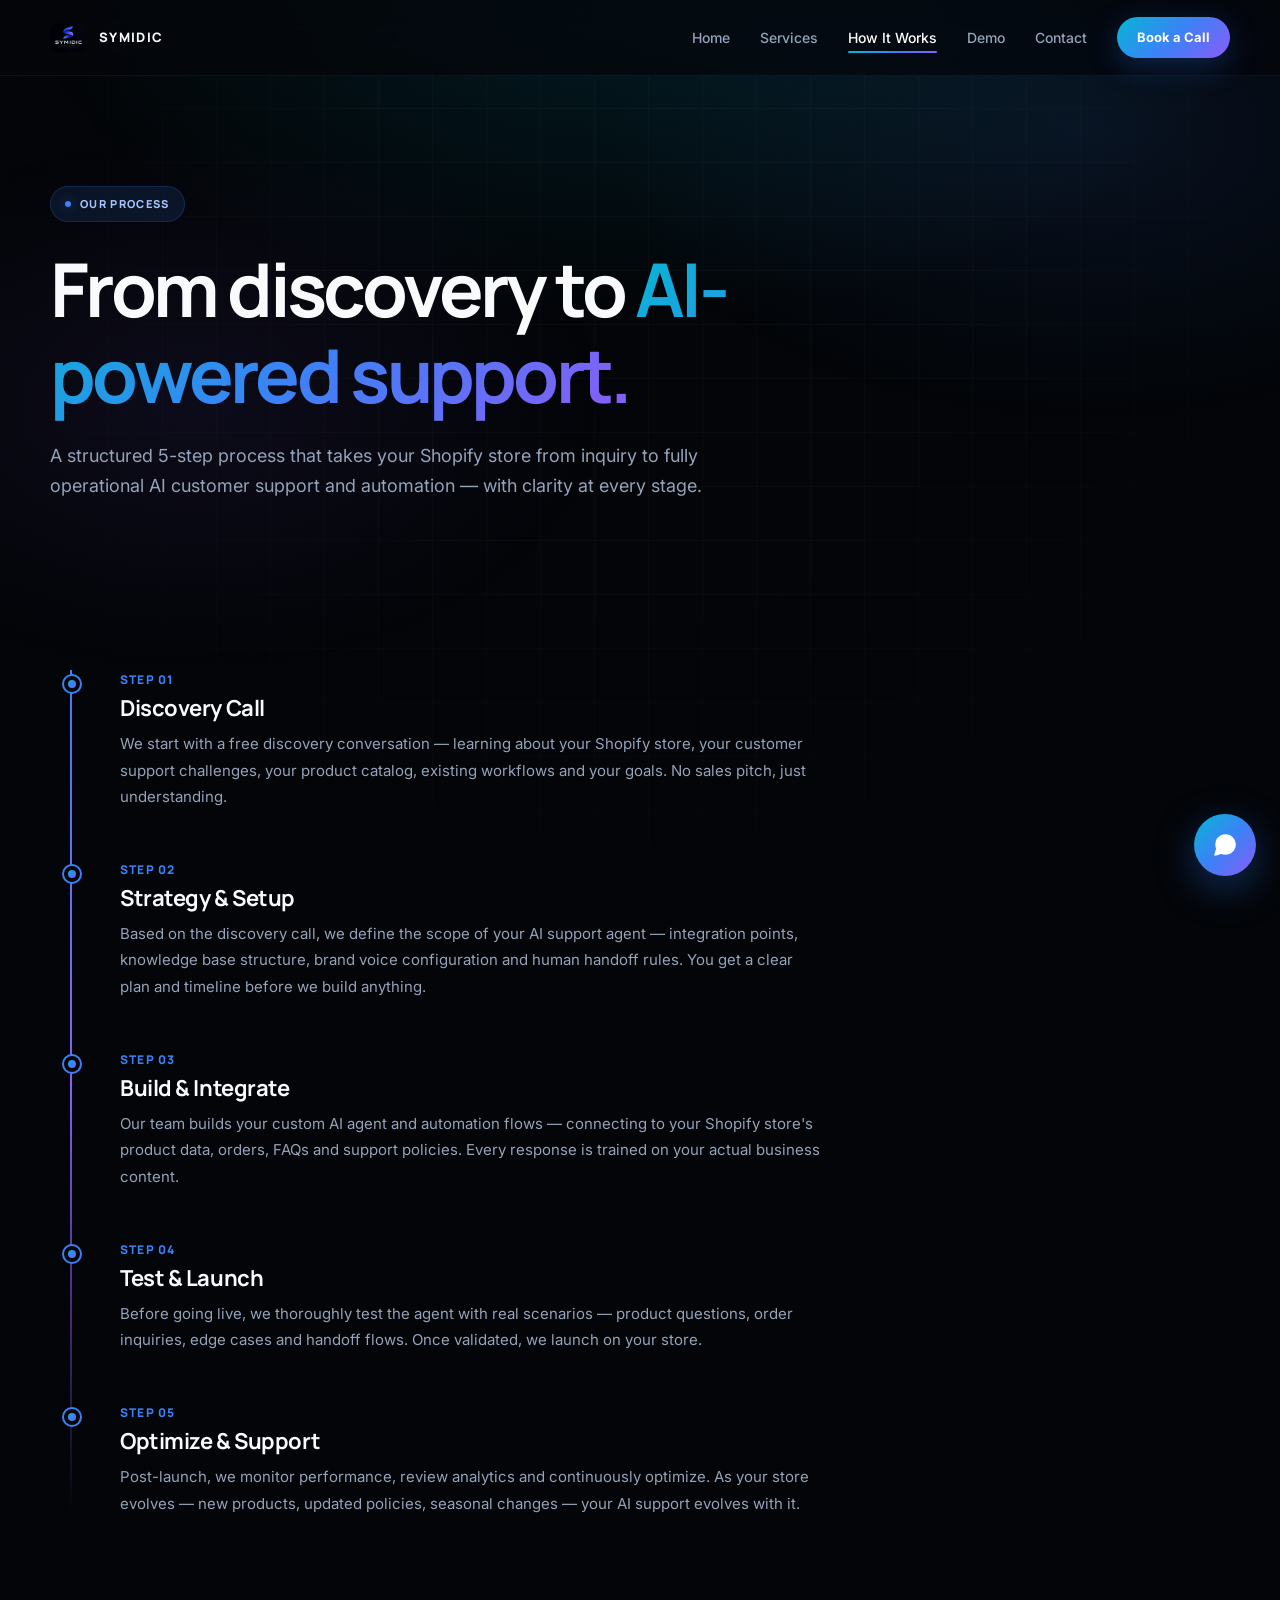
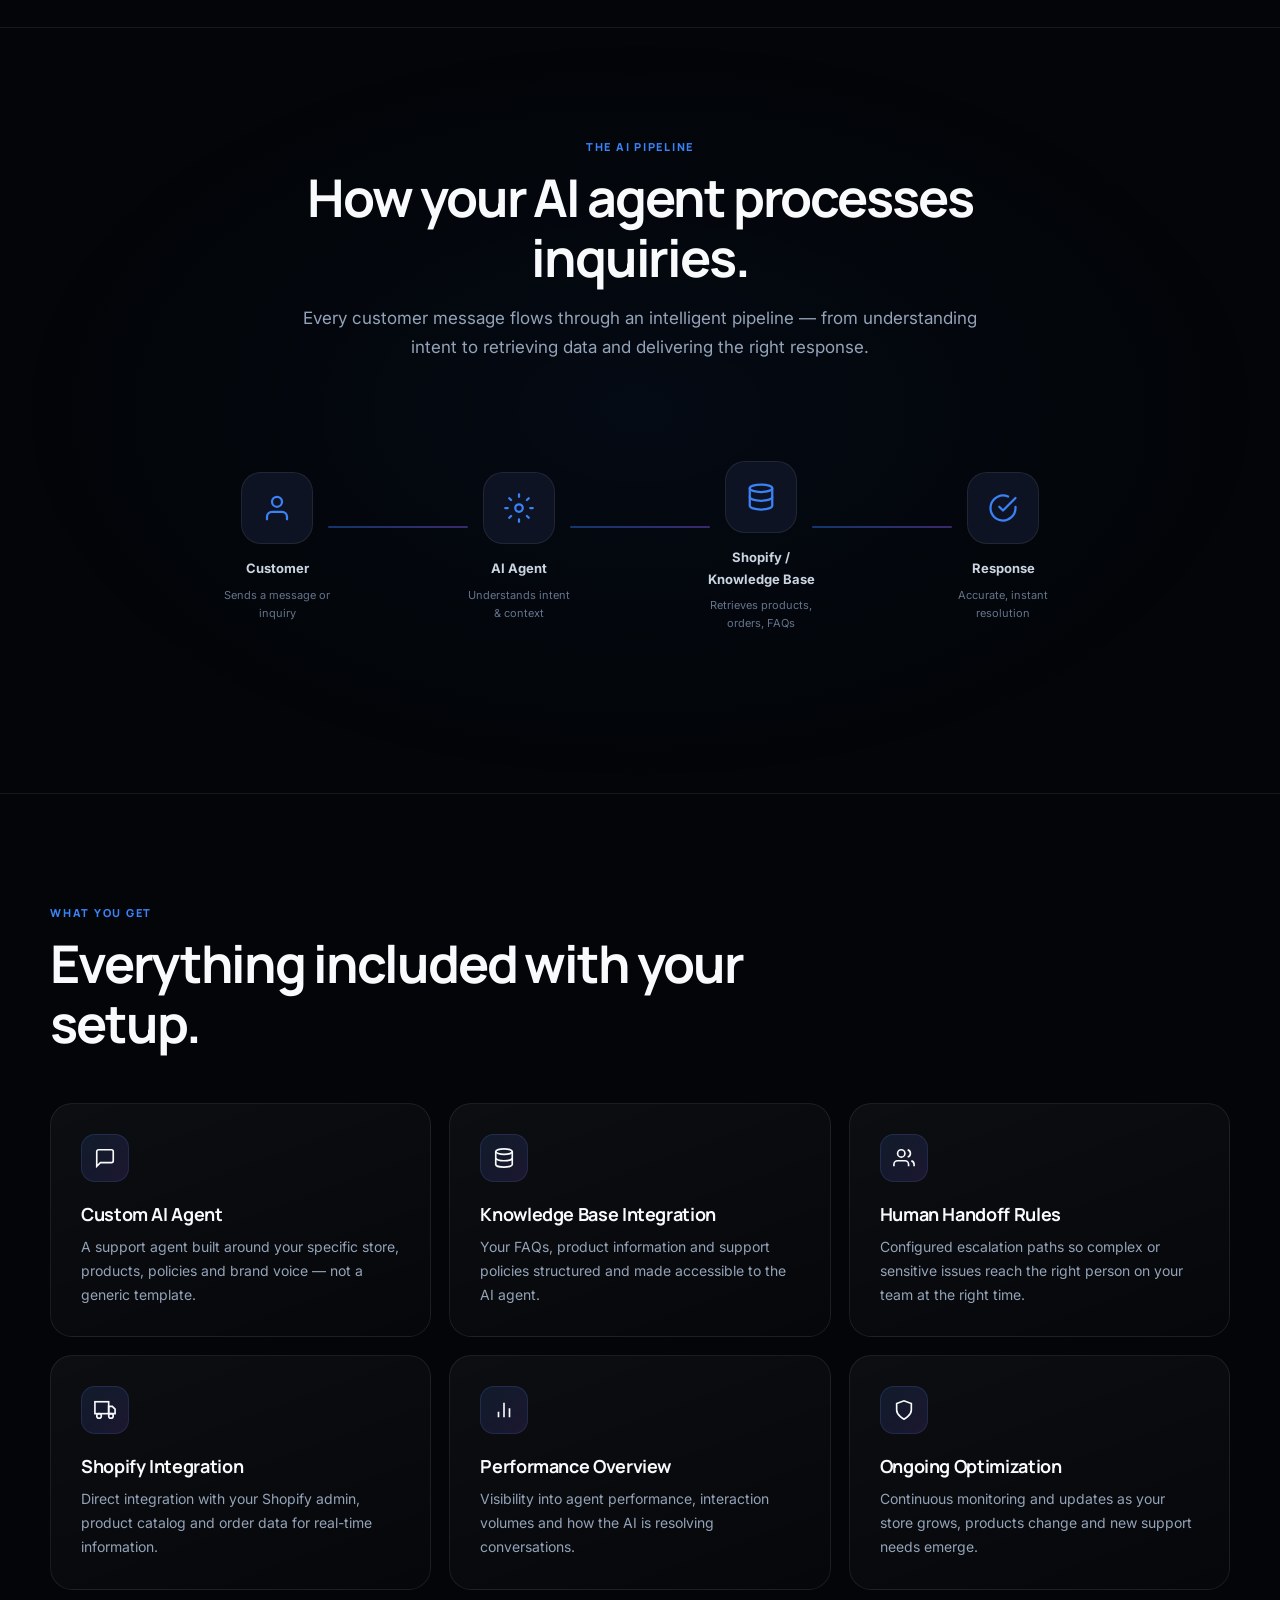
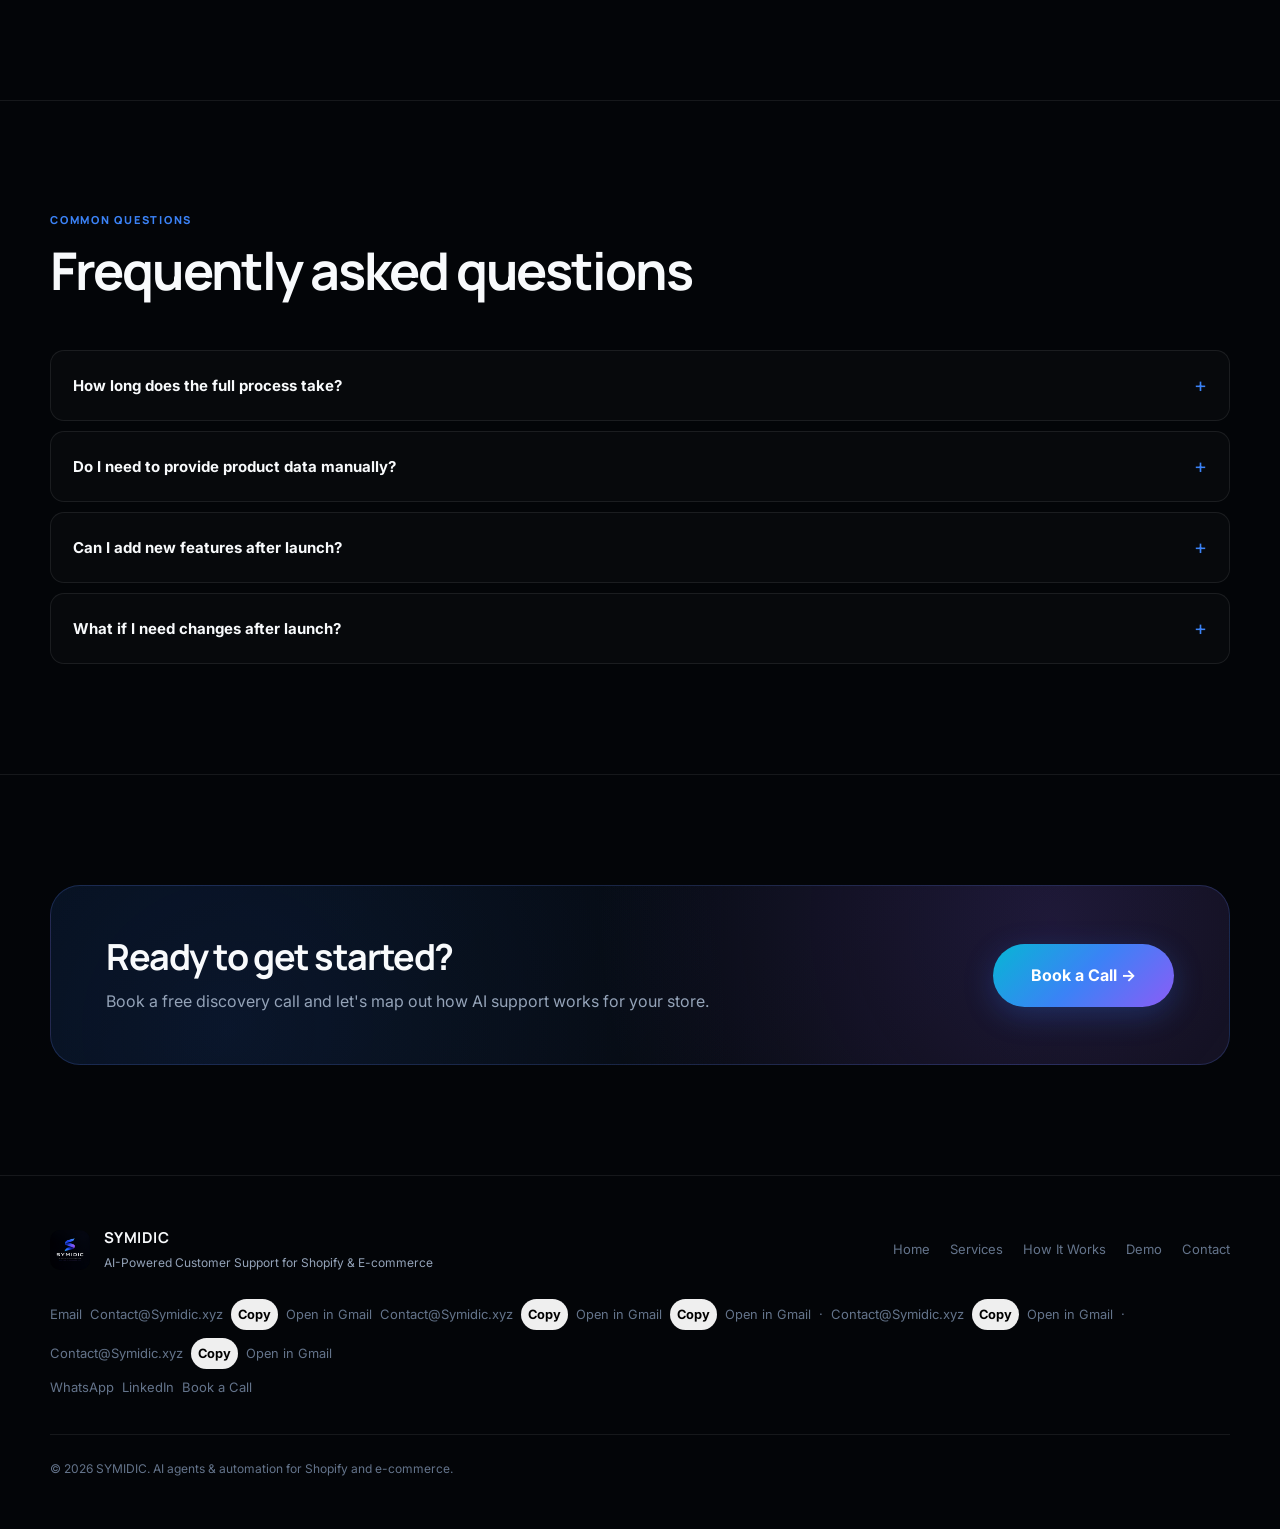
<file: how-it-works.html>
<!DOCTYPE html>
<html lang="en">
<head>
  <meta charset="utf-8">
  <meta name="viewport" content="width=device-width, initial-scale=1">
  <title>How It Works | SYMIDIC — AI Automation Process for Shopify</title>
  <meta name="description" content="How SYMIDIC implements AI customer support and automation for your Shopify store — a clear 5-step process from discovery call to launch and ongoing optimization.">
  <meta name="keywords" content="AI automation agency process, Shopify AI agent implementation, AI customer support setup, e-commerce automation process">
  <meta name="robots" content="index, follow, max-image-preview:large">
  <meta name="theme-color" content="#05060a">
  <link rel="canonical" href="https://symidic.xyz/how-it-works.html">

  <meta property="og:type" content="website">
  <meta property="og:site_name" content="SYMIDIC">
  <meta property="og:title" content="How It Works | SYMIDIC — AI Automation Process for Shopify">
  <meta property="og:description" content="SYMIDIC's clear 5-step process for implementing AI customer support and automation on Shopify stores.">
  <meta property="og:url" content="https://symidic.xyz/how-it-works.html">
  <meta property="og:image" content="https://symidic.xyz/assets/img/og-image.png">

  <meta name="twitter:card" content="summary_large_image">
  <meta name="twitter:title" content="How It Works | SYMIDIC — AI Automation Process for Shopify">
  <meta name="twitter:description" content="SYMIDIC's clear 5-step process for implementing AI customer support and automation on Shopify stores.">
  <meta name="twitter:image" content="https://symidic.xyz/assets/img/og-image.png">

  <script type="application/ld+json">
  {
    "@context": "https://schema.org",
    "@type": "WebPage",
    "name": "How It Works — SYMIDIC",
    "url": "https://symidic.xyz/how-it-works.html",
    "description": "SYMIDIC's 5-step process for implementing AI customer support, e-commerce automation and AI workflows on Shopify stores.",
    "provider": {
      "@type": "Organization",
      "name": "SYMIDIC",
      "url": "https://symidic.xyz/"
    }
  }
  </script>

  <link rel="preconnect" href="https://fonts.googleapis.com">
  <link rel="preconnect" href="https://fonts.gstatic.com" crossorigin>
  <link href="https://fonts.googleapis.com/css2?family=Inter:wght@400;500;600;700&family=Manrope:wght@400;500;600;700;800&display=swap" rel="stylesheet">
  <link rel="icon" type="image/png" sizes="128x128" href="assets/img/favicon.png">
  <link rel="stylesheet" href="assets/css/styles.css">
</head>
<body>
  <div class="scroll-progress" aria-hidden="true"></div>

  <header class="nav">
    <div class="container nav-inner">
      <a class="brand" href="index.html">
        <img src="assets/img/logo-nav.png" alt="SYMIDIC logo" width="38" height="31">
        <span>SYMIDIC</span>
      </a>
      <nav class="nav-links" aria-label="Primary navigation">
        <a href="index.html">Home</a>
        <a href="services.html">Services</a>
        <a class="active" href="how-it-works.html">How It Works</a>
        <a href="demo.html">Demo</a>
        <a href="contact.html">Contact</a>
        <a class="btn btn-primary btn-sm" href="https://cal.com/symidic/symidic-discovery-call" target="_blank" rel="noopener noreferrer">Book a Call</a>
      </nav>
      <button class="menu-toggle" aria-label="Toggle navigation">
        <span></span><span></span><span></span>
      </button>
    </div>
  </header>

  <main>
    <section class="page-hero">
      <div class="container">
        <div class="eyebrow reveal"><span class="dot"></span> Our Process</div>
        <h1 class="reveal">From discovery to <span class="gradient">AI-powered support.</span></h1>
        <p class="reveal">A structured 5-step process that takes your Shopify store from inquiry to fully operational AI customer support and automation — with clarity at every stage.</p>
      </div>
    </section>

    <section class="section">
      <div class="container">
        <div class="timeline">

          <div class="step reveal">
            <div class="step-dot"></div>
            <div class="step-num">Step 01</div>
            <h3>Discovery Call</h3>
            <p>We start with a free discovery conversation — learning about your Shopify store, your customer support challenges, your product catalog, existing workflows and your goals. No sales pitch, just understanding.</p>
          </div>

          <div class="step reveal">
            <div class="step-dot"></div>
            <div class="step-num">Step 02</div>
            <h3>Strategy &amp; Setup</h3>
            <p>Based on the discovery call, we define the scope of your AI support agent — integration points, knowledge base structure, brand voice configuration and human handoff rules. You get a clear plan and timeline before we build anything.</p>
          </div>

          <div class="step reveal">
            <div class="step-dot"></div>
            <div class="step-num">Step 03</div>
            <h3>Build &amp; Integrate</h3>
            <p>Our team builds your custom AI agent and automation flows — connecting to your Shopify store's product data, orders, FAQs and support policies. Every response is trained on your actual business content.</p>
          </div>

          <div class="step reveal">
            <div class="step-dot"></div>
            <div class="step-num">Step 04</div>
            <h3>Test &amp; Launch</h3>
            <p>Before going live, we thoroughly test the agent with real scenarios — product questions, order inquiries, edge cases and handoff flows. Once validated, we launch on your store.</p>
          </div>

          <div class="step reveal">
            <div class="step-dot"></div>
            <div class="step-num">Step 05</div>
            <h3>Optimize &amp; Support</h3>
            <p>Post-launch, we monitor performance, review analytics and continuously optimize. As your store evolves — new products, updated policies, seasonal changes — your AI support evolves with it.</p>
          </div>

        </div>
      </div>
    </section>

    <section class="section workflow-section">
      <div class="container">
        <div class="section-head center reveal">
          <div class="kicker">The AI pipeline</div>
          <h2>How your AI agent processes inquiries.</h2>
          <p class="section-sub" style="margin-left:auto;margin-right:auto;">Every customer message flows through an intelligent pipeline — from understanding intent to retrieving data and delivering the right response.</p>
        </div>
        <div class="workflow reveal">
          <div class="wf-node">
            <div class="wf-icon">
              <svg viewBox="0 0 24 24" fill="none" stroke="currentColor" stroke-width="1.8" stroke-linecap="round" stroke-linejoin="round"><path d="M20 21v-2a4 4 0 0 0-4-4H8a4 4 0 0 0-4 4v2"></path><circle cx="12" cy="7" r="4"></circle></svg>
            </div>
            <div class="wf-label">Customer</div>
            <div class="wf-sublabel">Sends a message or inquiry</div>
          </div>
          <div class="wf-connector"></div>
          <div class="wf-node agent">
            <div class="wf-icon">
              <svg viewBox="0 0 24 24" fill="none" stroke="currentColor" stroke-width="1.8" stroke-linecap="round" stroke-linejoin="round"><circle cx="12" cy="12" r="3"></circle><path d="M12 1v2M12 21v2M4.22 4.22l1.42 1.42M18.36 18.36l1.42 1.42M1 12h2M21 12h2M4.22 19.78l1.42-1.42M18.36 5.64l1.42-1.42"></path></svg>
            </div>
            <div class="wf-label">AI Agent</div>
            <div class="wf-sublabel">Understands intent &amp; context</div>
          </div>
          <div class="wf-connector"></div>
          <div class="wf-node">
            <div class="wf-icon">
              <svg viewBox="0 0 24 24" fill="none" stroke="currentColor" stroke-width="1.8" stroke-linecap="round" stroke-linejoin="round"><ellipse cx="12" cy="5" rx="9" ry="3"></ellipse><path d="M21 12c0 1.66-4 3-9 3s-9-1.34-9-3"></path><path d="M3 5v14c0 1.66 4 3 9 3s9-1.34 9-3V5"></path></svg>
            </div>
            <div class="wf-label">Shopify / Knowledge Base</div>
            <div class="wf-sublabel">Retrieves products, orders, FAQs</div>
          </div>
          <div class="wf-connector"></div>
          <div class="wf-node">
            <div class="wf-icon">
              <svg viewBox="0 0 24 24" fill="none" stroke="currentColor" stroke-width="1.8" stroke-linecap="round" stroke-linejoin="round"><path d="M22 11.08V12a10 10 0 1 1-5.93-9.14"></path><polyline points="22 4 12 14.01 9 11.01"></polyline></svg>
            </div>
            <div class="wf-label">Response</div>
            <div class="wf-sublabel">Accurate, instant resolution</div>
          </div>
        </div>
      </div>
    </section>

    <section class="section">
      <div class="container">
        <div class="section-head reveal">
          <div class="kicker">What you get</div>
          <h2>Everything included with your setup.</h2>
        </div>
        <div class="grid-3">
          <div class="feature-card reveal">
            <div class="icon">
              <svg viewBox="0 0 24 24" fill="none" stroke="currentColor" stroke-width="1.8"><path d="M21 15a2 2 0 0 1-2 2H7l-4 4V5a2 2 0 0 1 2-2h14a2 2 0 0 1 2 2z"></path></svg>
            </div>
            <h3>Custom AI Agent</h3>
            <p>A support agent built around your specific store, products, policies and brand voice — not a generic template.</p>
          </div>
          <div class="feature-card reveal reveal-delay-1">
            <div class="icon">
              <svg viewBox="0 0 24 24" fill="none" stroke="currentColor" stroke-width="1.8"><ellipse cx="12" cy="5" rx="9" ry="3"></ellipse><path d="M21 12c0 1.66-4 3-9 3s-9-1.34-9-3"></path><path d="M3 5v14c0 1.66 4 3 9 3s9-1.34 9-3V5"></path></svg>
            </div>
            <h3>Knowledge Base Integration</h3>
            <p>Your FAQs, product information and support policies structured and made accessible to the AI agent.</p>
          </div>
          <div class="feature-card reveal reveal-delay-2">
            <div class="icon">
              <svg viewBox="0 0 24 24" fill="none" stroke="currentColor" stroke-width="1.8"><path d="M17 21v-2a4 4 0 0 0-4-4H5a4 4 0 0 0-4 4v2"></path><circle cx="9" cy="7" r="4"></circle><path d="M23 21v-2a4 4 0 0 0-3-3.87"></path><path d="M16 3.13a4 4 0 0 1 0 7.75"></path></svg>
            </div>
            <h3>Human Handoff Rules</h3>
            <p>Configured escalation paths so complex or sensitive issues reach the right person on your team at the right time.</p>
          </div>
          <div class="feature-card reveal">
            <div class="icon">
              <svg viewBox="0 0 24 24" fill="none" stroke="currentColor" stroke-width="1.8"><rect x="1" y="3" width="15" height="13"></rect><polygon points="16 8 20 8 23 11 23 16 16 16 16 8"></polygon><circle cx="5.5" cy="18.5" r="2.5"></circle><circle cx="18.5" cy="18.5" r="2.5"></circle></svg>
            </div>
            <h3>Shopify Integration</h3>
            <p>Direct integration with your Shopify admin, product catalog and order data for real-time information.</p>
          </div>
          <div class="feature-card reveal reveal-delay-1">
            <div class="icon">
              <svg viewBox="0 0 24 24" fill="none" stroke="currentColor" stroke-width="1.8"><line x1="18" y1="20" x2="18" y2="10"></line><line x1="12" y1="20" x2="12" y2="4"></line><line x1="6" y1="20" x2="6" y2="14"></line></svg>
            </div>
            <h3>Performance Overview</h3>
            <p>Visibility into agent performance, interaction volumes and how the AI is resolving conversations.</p>
          </div>
          <div class="feature-card reveal reveal-delay-2">
            <div class="icon">
              <svg viewBox="0 0 24 24" fill="none" stroke="currentColor" stroke-width="1.8"><path d="M12 22s8-4 8-10V5l-8-3-8 3v7c0 6 8 10 8 10z"></path></svg>
            </div>
            <h3>Ongoing Optimization</h3>
            <p>Continuous monitoring and updates as your store grows, products change and new support needs emerge.</p>
          </div>
        </div>
      </div>
    </section>

    <section class="section">
      <div class="container">
        <div class="section-head reveal">
          <div class="kicker">Common questions</div>
          <h2>Frequently asked questions</h2>
        </div>
        <div class="faq">
          <details class="faq-item reveal">
            <summary>How long does the full process take?</summary>
            <p>Timelines depend on scope and complexity. During the discovery call, we provide a tailored estimate based on your specific requirements, integrations and workflow needs.</p>
          </details>
          <details class="faq-item reveal">
            <summary>Do I need to provide product data manually?</summary>
            <p>No. During the build phase, we integrate directly with your Shopify store to access product catalog data, order information and existing support content.</p>
          </details>
          <details class="faq-item reveal">
            <summary>Can I add new features after launch?</summary>
            <p>Absolutely. Post-launch optimization is part of our process. You can expand knowledge base content, add automations and configure additional workflows.</p>
          </details>
          <details class="faq-item reveal">
            <summary>What if I need changes after launch?</summary>
            <p>SYMIDIC provides ongoing support and optimization. As your store evolves — new products, updated policies, seasonal needs — your AI support evolves with it.</p>
          </details>
        </div>
      </div>
    </section>

    <section class="section">
      <div class="container">
        <div class="cta-banner reveal">
          <div>
            <h2>Ready to get started?</h2>
            <p>Book a free discovery call and let's map out how AI support works for your store.</p>
          </div>
          <a class="btn btn-primary btn-lg" href="https://cal.com/symidic/symidic-discovery-call" target="_blank" rel="noopener noreferrer">Book a Call →</a>
        </div>
      </div>
    </section>
  </main>

  <footer class="footer">
    <div class="container">
      <div class="footer-grid">
        <div class="footer-brand">
          <img src="assets/img/logo.png" alt="SYMIDIC logo" width="40" height="40">
          <div>
            <strong>SYMIDIC</strong>
            <p>AI-Powered Customer Support for Shopify &amp; E-commerce</p>
          </div>
        </div>
        <div class="footer-links">
          <a href="index.html">Home</a>
          <a href="services.html">Services</a>
          <a href="how-it-works.html">How It Works</a>
          <a href="demo.html">Demo</a>
          <a href="contact.html">Contact</a>
        </div>
      </div>
      <div class="footer-grid" style="justify-content:space-between;margin-top:26px;">
        <div class="footer-links">
                    <span style="display:flex; flex-wrap:wrap; gap:8px; align-items:center;">
                      <span style="display:flex; flex-wrap:wrap; gap:8px; align-items:center;">
            <span style="display:flex; flex-wrap:wrap; gap:8px; align-items:center;"><span style="display:flex; flex-wrap:wrap; gap:8px; align-items:center;"><span style="display:flex; flex-wrap:wrap; gap:8px; align-items:center;"><span style="display:flex; flex-wrap:wrap; gap:8px; align-items:center;"><span style="display:flex; flex-wrap:wrap; gap:8px; align-items:center;"><a href="mailto:Contact@Symidic.xyz" target="_top">Email</a> <span>Contact@Symidic.xyz</span><button class="btn btn-ghost btn-sm copy-email" data-email="Contact@Symidic.xyz" style="font-size: 0.8rem; padding: 4px 6px;">Copy</button><a href="https://mail.google.com/mail/?view=cm&fs=1&to=Contact@Symidic.xyz" target="_blank" rel="noopener noreferrer" style="font-size: 0.8rem;">Open in Gmail</a></span> <span>Contact@Symidic.xyz</span><button class="btn btn-ghost btn-sm copy-email" data-email="Contact@Symidic.xyz" style="font-size: 0.8rem; padding: 4px 6px;">Copy</button><a href="https://mail.google.com/mail/?view=cm&fs=1&to=Contact@Symidic.xyz" target="_blank" rel="noopener noreferrer" style="font-size: 0.8rem;">Open in Gmail</a></span><button class="btn btn-ghost btn-sm copy-email" data-email="Contact@Symidic.xyz" style="font-size: 0.8rem; padding: 4px 6px;">Copy</button><a href="https://mail.google.com/mail/?view=cm&fs=1&to=Contact@Symidic.xyz" target="_blank" rel="noopener noreferrer" style="font-size: 0.8rem;">Open in Gmail</a></span> · <span>Contact@Symidic.xyz</span>
            <button class="btn btn-ghost btn-sm copy-email" data-email="Contact@Symidic.xyz" style="font-size: 0.8rem; padding: 4px 6px;">Copy</button>
            <a href="https://mail.google.com/mail/?view=cm&fs=1&to=Contact@Symidic.xyz" target="_blank" rel="noopener noreferrer" style="font-size: 0.8rem;">Open in Gmail</a>
          </span> · <span>Contact@Symidic.xyz</span>
            <button class="btn btn-ghost btn-sm copy-email" data-email="Contact@Symidic.xyz" style="font-size: 0.8rem; padding: 4px 6px;">Copy</button>
            <a href="https://mail.google.com/mail/?view=cm&fs=1&to=Contact@Symidic.xyz" target="_blank" rel="noopener noreferrer" style="font-size: 0.8rem;">Open in Gmail</a>
          </span>
          <a href="https://wa.me/923037061168" target="_blank" rel="noopener noreferrer">WhatsApp</a>
          <a href="https://www.linkedin.com/in/abdulrehman-symidic/" target="_blank" rel="noopener noreferrer" aria-label="SYMIDIC on LinkedIn">LinkedIn</a>
          <a href="https://cal.com/symidic/symidic-discovery-call" target="_blank" rel="noopener noreferrer">Book a Call</a>
        </div>
      </div>
      <div class="footer-bottom">
        <p>© 2026 SYMIDIC. AI agents &amp; automation for Shopify and e-commerce.</p>
      </div>
    </div>
  </footer>

  <button class="chat-toggle" aria-label="Open SYMIDIC AI Assistant">
    <svg viewBox="0 0 24 24" fill="none" stroke="white" stroke-width="2" stroke-linecap="round" stroke-linejoin="round"><path d="M21 11.5a8.38 8.38 0 0 1-.9 3.8 8.5 8.5 0 0 1-7.6 4.7 8.38 8.38 0 0 1-3.8-.9L3 21l1.9-5.7a8.38 8.38 0 0 1-.9-3.8 8.5 8.5 0 0 1 4.7-7.6 8.38 8.38 0 0 1 3.8-.9h.5a8.48 8.48 0 0 1 8 8v.5z"></path></svg>
  </button>
  <section class="chat-widget" aria-label="SYMIDIC AI Assistant">
    <div class="chat-head">
      <div class="chat-head-info">
        <strong>SYMIDIC AI Assistant</strong>
        <small>Ask about our services &amp; process</small>
      </div>
      <button class="chat-close" aria-label="Close chat">×</button>
    </div>
    <div class="chat-messages">
      <div class="msg bot">Hi! 👋 I'm SYMIDIC's AI assistant. I can answer questions about our Shopify AI customer support solutions, services, process and how to get started. How can I help?</div>
    </div>
    <div class="chat-typing"><div class="typing-dots"><span></span><span></span><span></span></div></div>
    <div class="chat-suggestions"></div>
    <div class="chat-input-bar">
      <input aria-label="Ask a question" placeholder="Ask about SYMIDIC…" autocomplete="off">
      <button aria-label="Send message">
        <svg viewBox="0 0 24 24"><line x1="22" y1="2" x2="11" y2="13"></line><polygon points="22 2 15 22 11 13 2 9 22 2"></polygon></svg>
      </button>
    </div>
  </section>

  <script src="assets/js/main.js" defer></script>
  <script src="assets/js/chatbot.js" defer></script>
</body>
</html>
</file>
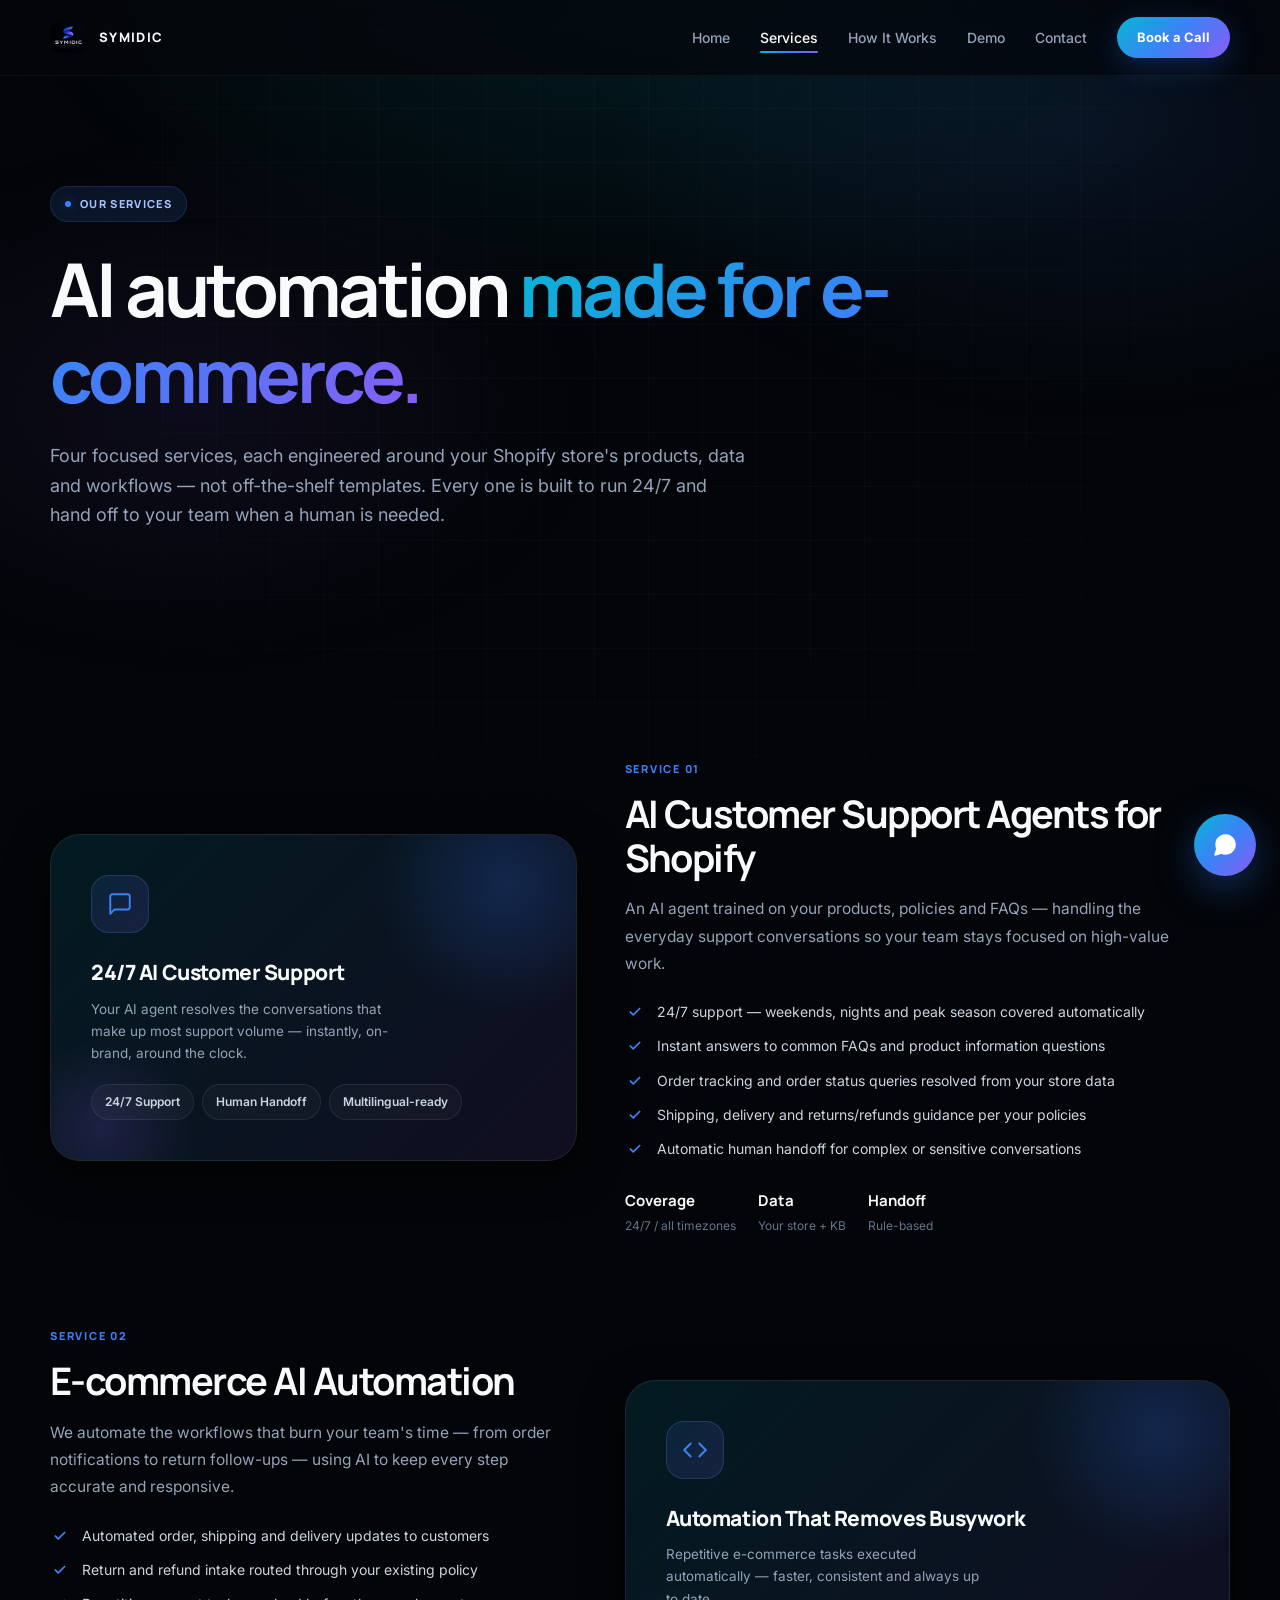
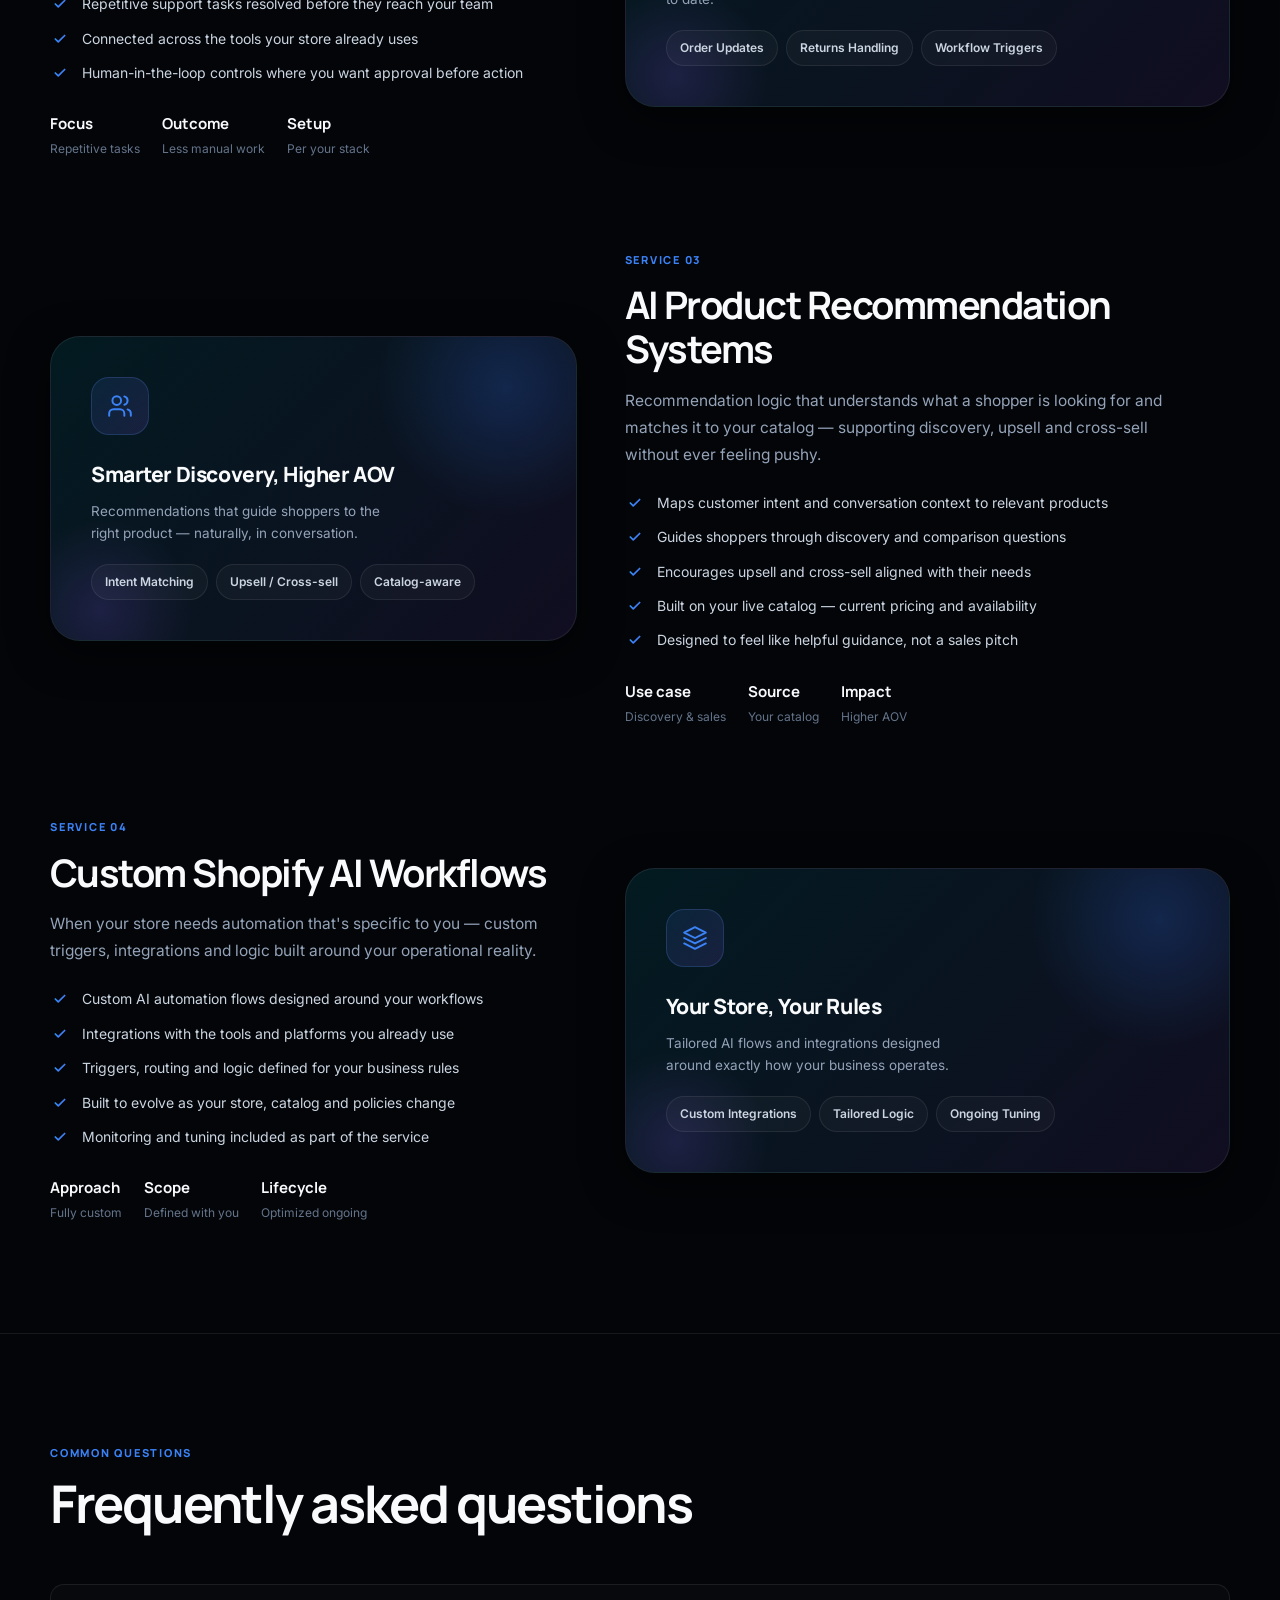
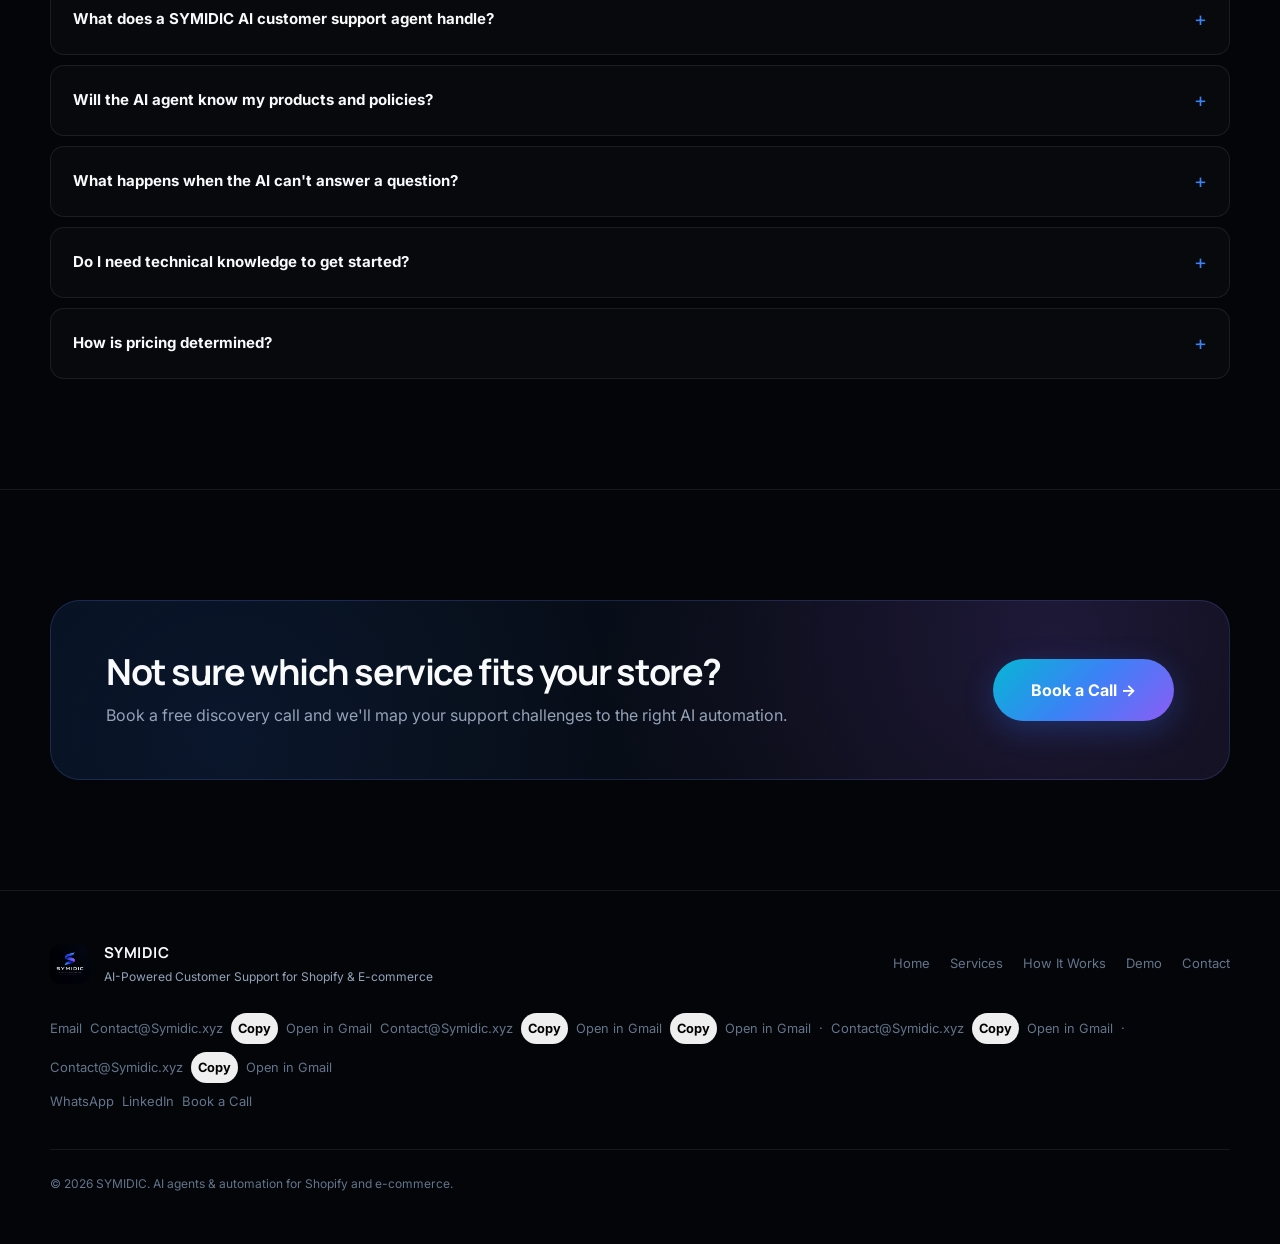
<file: services.html>
<!DOCTYPE html>
<html lang="en">
<head>
  <meta charset="utf-8">
  <meta name="viewport" content="width=device-width, initial-scale=1">
  <title>Services | SYMIDIC — AI Automation for Shopify & E-commerce</title>
  <meta name="description" content="SYMIDIC services: AI customer support agents for Shopify, e-commerce AI automation, AI product recommendation systems and custom Shopify AI workflows. Built for e-commerce, deployed 24/7.">
  <meta name="keywords" content="AI automation agency, Shopify AI agent, AI customer support, e-commerce automation, Shopify AI automation services, AI product recommendations Shopify">
  <meta name="robots" content="index, follow, max-image-preview:large">
  <meta name="theme-color" content="#05060a">
  <link rel="canonical" href="https://symidic.xyz/services.html">

  <!-- Open Graph -->
  <meta property="og:type" content="website">
  <meta property="og:site_name" content="SYMIDIC">
  <meta property="og:title" content="Services | SYMIDIC — AI Automation for Shopify & E-commerce">
  <meta property="og:description" content="AI customer support agents for Shopify, e-commerce AI automation, AI product recommendation systems and custom Shopify AI workflows.">
  <meta property="og:url" content="https://symidic.xyz/services.html">
  <meta property="og:image" content="https://symidic.xyz/assets/img/og-image.png">

  <!-- Twitter -->
  <meta name="twitter:card" content="summary_large_image">
  <meta name="twitter:title" content="Services | SYMIDIC — AI Automation for Shopify & E-commerce">
  <meta name="twitter:description" content="AI customer support agents for Shopify, e-commerce AI automation, AI product recommendation systems and custom Shopify AI workflows.">
  <meta name="twitter:image" content="https://symidic.xyz/assets/img/og-image.png">

  <!-- JSON-LD -->
  <script type="application/ld+json">
  {
    "@context": "https://schema.org",
    "@type": "ItemList",
    "name": "SYMIDIC Services",
    "url": "https://symidic.xyz/services.html",
    "itemListElement": [
      {
        "@type": "Service",
        "position": 1,
        "name": "AI Customer Support Agents for Shopify",
        "provider": { "@type": "Organization", "name": "SYMIDIC", "url": "https://symidic.xyz/" },
        "description": "24/7 AI customer support for Shopify stores — FAQs, product information, order tracking, shipping, returns/refunds and human handoff."
      },
      {
        "@type": "Service",
        "position": 2,
        "name": "E-commerce AI Automation",
        "provider": { "@type": "Organization", "name": "SYMIDIC", "url": "https://symidic.xyz/" },
        "description": "Automated workflows for order updates, returns, notifications and repetitive e-commerce support tasks."
      },
      {
        "@type": "Service",
        "position": 3,
        "name": "AI Product Recommendation Systems",
        "provider": { "@type": "Organization", "name": "SYMIDIC", "url": "https://symidic.xyz/" },
        "description": "Recommendation systems that match customer intent and conversation context to your catalog, supporting discovery, upsell and cross-sell."
      },
      {
        "@type": "Service",
        "position": 4,
        "name": "Custom Shopify AI Workflows",
        "provider": { "@type": "Organization", "name": "SYMIDIC", "url": "https://symidic.xyz/" },
        "description": "Tailored Shopify AI automations and integrations built around your store's operational needs."
      }
    ]
  }
  </script>

  <link rel="preconnect" href="https://fonts.googleapis.com">
  <link rel="preconnect" href="https://fonts.gstatic.com" crossorigin>
  <link href="https://fonts.googleapis.com/css2?family=Inter:wght@400;500;600;700&family=Manrope:wght@400;500;600;700;800&display=swap" rel="stylesheet">
  <link rel="icon" type="image/png" sizes="128x128" href="assets/img/favicon.png">
  <link rel="stylesheet" href="assets/css/styles.css">
</head>
<body>
  <div class="scroll-progress" aria-hidden="true"></div>

  <header class="nav">
    <div class="container nav-inner">
      <a class="brand" href="index.html">
        <img src="assets/img/logo-nav.png" alt="SYMIDIC logo" width="38" height="31">
        <span>SYMIDIC</span>
      </a>
      <nav class="nav-links" aria-label="Primary navigation">
        <a href="index.html">Home</a>
        <a class="active" href="services.html">Services</a>
        <a href="how-it-works.html">How It Works</a>
        <a href="demo.html">Demo</a>
        <a href="contact.html">Contact</a>
        <a class="btn btn-primary btn-sm" href="https://cal.com/symidic/symidic-discovery-call" target="_blank" rel="noopener noreferrer">Book a Call</a>
      </nav>
      <button class="menu-toggle" aria-label="Toggle navigation">
        <span></span><span></span><span></span>
      </button>
    </div>
  </header>

  <main>
    <section class="page-hero">
      <div class="container">
        <div class="eyebrow reveal"><span class="dot"></span> Our Services</div>
        <h1 class="reveal">AI automation <span class="gradient">made for e-commerce.</span></h1>
        <p class="reveal">Four focused services, each engineered around your Shopify store's products, data and workflows — not off-the-shelf templates. Every one is built to run 24/7 and hand off to your team when a human is needed.</p>
      </div>
    </section>

    <section class="section">
      <div class="container">
        <div class="services-stack">

          <!-- ============ Service 1 ============ -->
          <article class="service-detail reveal">
            <div class="service-detail-visual">
              <div class="sd-icon">
                <svg viewBox="0 0 24 24" fill="none" stroke="currentColor" stroke-width="1.8" stroke-linecap="round" stroke-linejoin="round"><path d="M21 15a2 2 0 0 1-2 2H7l-4 4V5a2 2 0 0 1 2-2h14a2 2 0 0 1 2 2z"></path></svg>
              </div>
              <div class="sd-visual-title">24/7 AI Customer Support</div>
              <div class="sd-visual-sub">Your AI agent resolves the conversations that make up most support volume — instantly, on-brand, around the clock.</div>
              <div class="sd-pills">
                <span class="sd-pill">24/7 Support</span>
                <span class="sd-pill">Human Handoff</span>
                <span class="sd-pill">Multilingual-ready</span>
              </div>
            </div>
            <div class="sd-body">
              <div class="kicker">Service 01</div>
              <h2>AI Customer Support Agents for Shopify</h2>
              <p>An AI agent trained on your products, policies and FAQs — handling the everyday support conversations so your team stays focused on high-value work.</p>
              <ul class="check-list">
                <li>24/7 support — weekends, nights and peak season covered automatically</li>
                <li>Instant answers to common FAQs and product information questions</li>
                <li>Order tracking and order status queries resolved from your store data</li>
                <li>Shipping, delivery and returns/refunds guidance per your policies</li>
                <li>Automatic human handoff for complex or sensitive conversations</li>
              </ul>
              <div class="service-meta">
                <div class="service-meta-item"><strong>Coverage</strong><span>24/7 / all timezones</span></div>
                <div class="service-meta-item"><strong>Data</strong><span>Your store + KB</span></div>
                <div class="service-meta-item"><strong>Handoff</strong><span>Rule-based</span></div>
              </div>
            </div>
          </article>

          <!-- ============ Service 2 ============ -->
          <article class="service-detail reveal">
            <div class="service-detail-visual">
              <div class="sd-icon">
                <svg viewBox="0 0 24 24" fill="none" stroke="currentColor" stroke-width="1.8" stroke-linecap="round" stroke-linejoin="round"><polyline points="16 18 22 12 16 6"></polyline><polyline points="8 6 2 12 8 18"></polyline></svg>
              </div>
              <div class="sd-visual-title">Automation That Removes Busywork</div>
              <div class="sd-visual-sub">Repetitive e-commerce tasks executed automatically — faster, consistent and always up to date.</div>
              <div class="sd-pills">
                <span class="sd-pill">Order Updates</span>
                <span class="sd-pill">Returns Handling</span>
                <span class="sd-pill">Workflow Triggers</span>
              </div>
            </div>
            <div class="sd-body">
              <div class="kicker">Service 02</div>
              <h2>E-commerce AI Automation</h2>
              <p>We automate the workflows that burn your team's time — from order notifications to return follow-ups — using AI to keep every step accurate and responsive.</p>
              <ul class="check-list">
                <li>Automated order, shipping and delivery updates to customers</li>
                <li>Return and refund intake routed through your existing policy</li>
                <li>Repetitive support tasks resolved before they reach your team</li>
                <li>Connected across the tools your store already uses</li>
                <li>Human-in-the-loop controls where you want approval before action</li>
              </ul>
              <div class="service-meta">
                <div class="service-meta-item"><strong>Focus</strong><span>Repetitive tasks</span></div>
                <div class="service-meta-item"><strong>Outcome</strong><span>Less manual work</span></div>
                <div class="service-meta-item"><strong>Setup</strong><span>Per your stack</span></div>
              </div>
            </div>
          </article>

          <!-- ============ Service 3 ============ -->
          <article class="service-detail reveal">
            <div class="service-detail-visual">
              <div class="sd-icon">
                <svg viewBox="0 0 24 24" fill="none" stroke="currentColor" stroke-width="1.8" stroke-linecap="round" stroke-linejoin="round"><path d="M16 21v-2a4 4 0 0 0-4-4H6a4 4 0 0 0-4 4v2"></path><circle cx="9" cy="7" r="4"></circle><path d="M22 21v-2a4 4 0 0 0-3-3.87"></path><path d="M16 3.13a4 4 0 0 1 0 7.75"></path></svg>
              </div>
              <div class="sd-visual-title">Smarter Discovery, Higher AOV</div>
              <div class="sd-visual-sub">Recommendations that guide shoppers to the right product — naturally, in conversation.</div>
              <div class="sd-pills">
                <span class="sd-pill">Intent Matching</span>
                <span class="sd-pill">Upsell / Cross-sell</span>
                <span class="sd-pill">Catalog-aware</span>
              </div>
            </div>
            <div class="sd-body">
              <div class="kicker">Service 03</div>
              <h2>AI Product Recommendation Systems</h2>
              <p>Recommendation logic that understands what a shopper is looking for and matches it to your catalog — supporting discovery, upsell and cross-sell without ever feeling pushy.</p>
              <ul class="check-list">
                <li>Maps customer intent and conversation context to relevant products</li>
                <li>Guides shoppers through discovery and comparison questions</li>
                <li>Encourages upsell and cross-sell aligned with their needs</li>
                <li>Built on your live catalog — current pricing and availability</li>
                <li>Designed to feel like helpful guidance, not a sales pitch</li>
              </ul>
              <div class="service-meta">
                <div class="service-meta-item"><strong>Use case</strong><span>Discovery &amp; sales</span></div>
                <div class="service-meta-item"><strong>Source</strong><span>Your catalog</span></div>
                <div class="service-meta-item"><strong>Impact</strong><span>Higher AOV</span></div>
              </div>
            </div>
          </article>

          <!-- ============ Service 4 ============ -->
          <article class="service-detail reveal">
            <div class="service-detail-visual">
              <div class="sd-icon">
                <svg viewBox="0 0 24 24" fill="none" stroke="currentColor" stroke-width="1.8" stroke-linecap="round" stroke-linejoin="round"><path d="M12 2L2 7l10 5 10-5-10-5z"></path><path d="M2 17l10 5 10-5"></path><path d="M2 12l10 5 10-5"></path></svg>
              </div>
              <div class="sd-visual-title">Your Store, Your Rules</div>
              <div class="sd-visual-sub">Tailored AI flows and integrations designed around exactly how your business operates.</div>
              <div class="sd-pills">
                <span class="sd-pill">Custom Integrations</span>
                <span class="sd-pill">Tailored Logic</span>
                <span class="sd-pill">Ongoing Tuning</span>
              </div>
            </div>
            <div class="sd-body">
              <div class="kicker">Service 04</div>
              <h2>Custom Shopify AI Workflows</h2>
              <p>When your store needs automation that's specific to you — custom triggers, integrations and logic built around your operational reality.</p>
              <ul class="check-list">
                <li>Custom AI automation flows designed around your workflows</li>
                <li>Integrations with the tools and platforms you already use</li>
                <li>Triggers, routing and logic defined for your business rules</li>
                <li>Built to evolve as your store, catalog and policies change</li>
                <li>Monitoring and tuning included as part of the service</li>
              </ul>
              <div class="service-meta">
                <div class="service-meta-item"><strong>Approach</strong><span>Fully custom</span></div>
                <div class="service-meta-item"><strong>Scope</strong><span>Defined with you</span></div>
                <div class="service-meta-item"><strong>Lifecycle</strong><span>Optimized ongoing</span></div>
              </div>
            </div>
          </article>

        </div>
      </div>
    </section>

    <section class="section">
      <div class="container">
        <div class="section-head reveal">
          <div class="kicker">Common questions</div>
          <h2>Frequently asked questions</h2>
        </div>
        <div class="faq">
          <details class="faq-item reveal">
            <summary>What does a SYMIDIC AI customer support agent handle?</summary>
            <p>FAQs, product information, order tracking, shipping and delivery questions, and returns/refunds guidance — powered by your store's data and policies, with automatic handoff to your team for complex or sensitive conversations.</p>
          </details>
          <details class="faq-item reveal">
            <summary>Will the AI agent know my products and policies?</summary>
            <p>Yes. During setup, the agent is integrated with your Shopify product catalog, order data, FAQs and support policies, so every response reflects your actual business content.</p>
          </details>
          <details class="faq-item reveal">
            <summary>What happens when the AI can't answer a question?</summary>
            <p>The AI agent seamlessly hands off to a human on your team. You define the triggers — topic, complexity, sentiment or other criteria.</p>
          </details>
          <details class="faq-item reveal">
            <summary>Do I need technical knowledge to get started?</summary>
            <p>No. SYMIDIC handles the build, integration and launch. You define your requirements during the discovery call and we take care of the rest.</p>
          </details>
          <details class="faq-item reveal">
            <summary>How is pricing determined?</summary>
            <p>Pricing is tailored to your store's scope — complexity, integrations and usage. You'll receive a clear proposal after the discovery call.</p>
          </details>
        </div>
      </div>
    </section>

    <section class="section">
      <div class="container">
        <div class="cta-banner reveal">
          <div>
            <h2>Not sure which service fits your store?</h2>
            <p>Book a free discovery call and we'll map your support challenges to the right AI automation.</p>
          </div>
          <a class="btn btn-primary btn-lg" href="https://cal.com/symidic/symidic-discovery-call" target="_blank" rel="noopener noreferrer">Book a Call →</a>
        </div>
      </div>
    </section>
  </main>

  <footer class="footer">
    <div class="container">
      <div class="footer-grid">
        <div class="footer-brand">
          <img src="assets/img/logo.png" alt="SYMIDIC logo" width="40" height="40">
          <div>
            <strong>SYMIDIC</strong>
            <p>AI-Powered Customer Support for Shopify &amp; E-commerce</p>
          </div>
        </div>
        <div class="footer-links">
          <a href="index.html">Home</a>
          <a href="services.html">Services</a>
          <a href="how-it-works.html">How It Works</a>
          <a href="demo.html">Demo</a>
          <a href="contact.html">Contact</a>
        </div>
      </div>
      <div class="footer-grid" style="justify-content:space-between;margin-top:26px;">
        <div class="footer-links">
                    <span style="display:flex; flex-wrap:wrap; gap:8px; align-items:center;">
                      <span style="display:flex; flex-wrap:wrap; gap:8px; align-items:center;">
            <span style="display:flex; flex-wrap:wrap; gap:8px; align-items:center;"><span style="display:flex; flex-wrap:wrap; gap:8px; align-items:center;"><span style="display:flex; flex-wrap:wrap; gap:8px; align-items:center;"><span style="display:flex; flex-wrap:wrap; gap:8px; align-items:center;"><span style="display:flex; flex-wrap:wrap; gap:8px; align-items:center;"><a href="mailto:Contact@Symidic.xyz" target="_top">Email</a> <span>Contact@Symidic.xyz</span><button class="btn btn-ghost btn-sm copy-email" data-email="Contact@Symidic.xyz" style="font-size: 0.8rem; padding: 4px 6px;">Copy</button><a href="https://mail.google.com/mail/?view=cm&fs=1&to=Contact@Symidic.xyz" target="_blank" rel="noopener noreferrer" style="font-size: 0.8rem;">Open in Gmail</a></span> <span>Contact@Symidic.xyz</span><button class="btn btn-ghost btn-sm copy-email" data-email="Contact@Symidic.xyz" style="font-size: 0.8rem; padding: 4px 6px;">Copy</button><a href="https://mail.google.com/mail/?view=cm&fs=1&to=Contact@Symidic.xyz" target="_blank" rel="noopener noreferrer" style="font-size: 0.8rem;">Open in Gmail</a></span><button class="btn btn-ghost btn-sm copy-email" data-email="Contact@Symidic.xyz" style="font-size: 0.8rem; padding: 4px 6px;">Copy</button><a href="https://mail.google.com/mail/?view=cm&fs=1&to=Contact@Symidic.xyz" target="_blank" rel="noopener noreferrer" style="font-size: 0.8rem;">Open in Gmail</a></span> · <span>Contact@Symidic.xyz</span>
            <button class="btn btn-ghost btn-sm copy-email" data-email="Contact@Symidic.xyz" style="font-size: 0.8rem; padding: 4px 6px;">Copy</button>
            <a href="https://mail.google.com/mail/?view=cm&fs=1&to=Contact@Symidic.xyz" target="_blank" rel="noopener noreferrer" style="font-size: 0.8rem;">Open in Gmail</a>
          </span> · <span>Contact@Symidic.xyz</span>
            <button class="btn btn-ghost btn-sm copy-email" data-email="Contact@Symidic.xyz" style="font-size: 0.8rem; padding: 4px 6px;">Copy</button>
            <a href="https://mail.google.com/mail/?view=cm&fs=1&to=Contact@Symidic.xyz" target="_blank" rel="noopener noreferrer" style="font-size: 0.8rem;">Open in Gmail</a>
          </span>
          <a href="https://wa.me/923037061168" target="_blank" rel="noopener noreferrer">WhatsApp</a>
          <a href="https://www.linkedin.com/in/abdulrehman-symidic/" target="_blank" rel="noopener noreferrer" aria-label="SYMIDIC on LinkedIn">LinkedIn</a>
          <a href="https://cal.com/symidic/symidic-discovery-call" target="_blank" rel="noopener noreferrer">Book a Call</a>
        </div>
      </div>
      <div class="footer-bottom">
        <p>© 2026 SYMIDIC. AI agents &amp; automation for Shopify and e-commerce.</p>
      </div>
    </div>
  </footer>

  <button class="chat-toggle" aria-label="Open SYMIDIC AI Assistant">
    <svg viewBox="0 0 24 24" fill="none" stroke="white" stroke-width="2" stroke-linecap="round" stroke-linejoin="round"><path d="M21 11.5a8.38 8.38 0 0 1-.9 3.8 8.5 8.5 0 0 1-7.6 4.7 8.38 8.38 0 0 1-3.8-.9L3 21l1.9-5.7a8.38 8.38 0 0 1-.9-3.8 8.5 8.5 0 0 1 4.7-7.6 8.38 8.38 0 0 1 3.8-.9h.5a8.48 8.48 0 0 1 8 8v.5z"></path></svg>
  </button>
  <section class="chat-widget" aria-label="SYMIDIC AI Assistant">
    <div class="chat-head">
      <div class="chat-head-info">
        <strong>SYMIDIC AI Assistant</strong>
        <small>Ask about our services &amp; process</small>
      </div>
      <button class="chat-close" aria-label="Close chat">×</button>
    </div>
    <div class="chat-messages">
      <div class="msg bot">Hi! 👋 I'm SYMIDIC's AI assistant. I can answer questions about our Shopify AI customer support solutions, services, process and how to get started. How can I help?</div>
    </div>
    <div class="chat-typing"><div class="typing-dots"><span></span><span></span><span></span></div></div>
    <div class="chat-suggestions"></div>
    <div class="chat-input-bar">
      <input aria-label="Ask a question" placeholder="Ask about SYMIDIC…" autocomplete="off">
      <button aria-label="Send message">
        <svg viewBox="0 0 24 24"><line x1="22" y1="2" x2="11" y2="13"></line><polygon points="22 2 15 22 11 13 2 9 22 2"></polygon></svg>
      </button>
    </div>
  </section>

  <script src="assets/js/main.js" defer></script>
  <script src="assets/js/chatbot.js" defer></script>
</body>
</html>
</file>
<file: assets/css/styles.css>
/* ========================================================================
   SYMIDIC — Design System & Styles
   Premium AI SaaS / Technology-Agency Aesthetic
   ======================================================================== */

/* --- Design Tokens ---------------------------------------------------- */
:root {
  --font-display: 'Manrope', ui-sans-serif, system-ui, -apple-system, sans-serif;
  --font-body: 'Inter', ui-sans-serif, system-ui, -apple-system, sans-serif;
  --font-mono: ui-monospace, SFMono-Regular, Menlo, Monaco, Consolas, monospace;
  --bg: #030508;
  --bg2: #060911;
  --panel: #0a0e18;
  --panel2: #0d1322;
  --panel3: #11182c;
  --text: #f8fafc;
  --text-dim: #cbd5e1;
  --muted: #94a3b8;
  --muted2: #64748b;
  --line: rgba(255,255,255,0.08);
  --line-hover: rgba(255,255,255,0.2);
  --blue: #3b82f6;
  --blue-mid: #2563eb;
  --blue-dim: rgba(59,130,246,0.12);
  --blue-glow: rgba(59,130,246,0.4);
  --violet: #8b5cf6;
  --violet-dim: rgba(139,92,246,0.14);
  --violet-glow: rgba(139,92,246,0.35);
  --cyan: #06b6d4;
  --cyan-dim: rgba(6,182,212,0.14);
  --cyan-glow: rgba(6,182,212,0.4);
  --emerald: #10b981;
  --emerald-dim: rgba(16,185,129,0.14);
  --emerald-glow: rgba(16,185,129,0.4);
  --gradient: linear-gradient(135deg, #06b6d4 0%, #3b82f6 50%, #8b5cf6 100%);
  --gradient-soft: linear-gradient(135deg, rgba(6,182,212,0.12) 0%, rgba(139,92,246,0.1) 100%);
  --gradient-r: linear-gradient(135deg, #8b5cf6 0%, #06b6d4 100%);
  --gradient-spectrum: linear-gradient(90deg, #38bdf8 0%, #818cf8 50%, #c084fc 100%);
  --radius-sm: 8px;
  --radius-md: 14px;
  --radius-lg: 22px;
  --radius-xl: 30px;
  --radius-full: 9999px;
  --shadow-sm: 0 4px 16px rgba(0,0,0,0.35);
  --shadow-md: 0 12px 40px rgba(0,0,0,0.5);
  --shadow-lg: 0 30px 80px rgba(0,0,0,0.65);
  --shadow-glow: 0 0 50px rgba(6,182,212,0.18);
  --container: 1180px;
  --nav-h: 76px;
  --transition: 0.25s cubic-bezier(0.16, 1, 0.3, 1);
  --transition-slow: 0.5s cubic-bezier(0.16, 1, 0.3, 1);
}

/* --- Reset & Base ----------------------------------------------------- */
*, *::before, *::after { box-sizing: border-box; }
html { scroll-behavior: smooth; -webkit-text-size-adjust: 100%; }
body {
  margin: 0;
  background: var(--bg);
  color: var(--text);
  font-family: var(--font-body);
  font-size: 16px;
  line-height: 1.65;
  -webkit-font-smoothing: antialiased;
  -moz-osx-font-smoothing: grayscale;
  overflow-x: hidden;
}
body::before {
  content: "";
  position: fixed;
  inset: 0;
  pointer-events: none;
  background:
    radial-gradient(900px 520px at 50% -5%, rgba(6,182,212,0.14), transparent 70%),
    radial-gradient(800px 480px at 85% 15%, rgba(59,130,246,0.1), transparent 60%),
    radial-gradient(700px 450px at 15% 45%, rgba(139,92,246,0.08), transparent 60%);
  z-index: -2;
}
body::after {
  content: "";
  position: fixed;
  inset: 0;
  pointer-events: none;
  background-image:
    linear-gradient(rgba(255,255,255,0.025) 1px, transparent 1px),
    linear-gradient(90deg, rgba(255,255,255,0.025) 1px, transparent 1px);
  background-size: 54px 54px;
  mask-image: radial-gradient(circle at 50% 30%, black 35%, transparent 85%);
  -webkit-mask-image: radial-gradient(circle at 50% 30%, black 35%, transparent 85%);
  z-index: -1;
}

img, svg { display: block; max-width: 100%; }
a { color: inherit; text-decoration: none; }
button { font: inherit; cursor: pointer; }
ul, ol { list-style: none; padding: 0; margin: 0; }
h1, h2, h3, h4, h5, h6 { font-family: var(--font-display); line-height: 1.15; margin: 0; }
p { margin: 0; }

/* --- Layout ----------------------------------------------------------- */
.container { width: min(var(--container), calc(100% - 48px)); margin: 0 auto; }
.section { padding: 110px 0; position: relative; }
.section + .section { border-top: 1px solid var(--line); }

.grid-2 { display: grid; grid-template-columns: repeat(2, 1fr); gap: 18px; }
.grid-3 { display: grid; grid-template-columns: repeat(3, 1fr); gap: 18px; }
.grid-4 { display: grid; grid-template-columns: repeat(4, 1fr); gap: 16px; }

/* --- Navigation ------------------------------------------------------- */
.nav {
  position: sticky;
  top: 0;
  z-index: 100;
  height: var(--nav-h);
  background: rgba(5,6,10,0.75);
  backdrop-filter: blur(20px) saturate(1.6);
  -webkit-backdrop-filter: blur(20px) saturate(1.6);
  border-bottom: 1px solid rgba(255,255,255,0.05);
  transition: background var(--transition);
}
.nav-inner {
  height: 100%;
  display: flex;
  align-items: center;
  justify-content: space-between;
}
.brand {
  display: flex;
  align-items: center;
  gap: 11px;
  font-family: var(--font-display);
  font-weight: 800;
  letter-spacing: 0.1em;
  font-size: 13px;
  text-transform: uppercase;
}
.brand img {
  width: 38px;
  height: auto;
  border-radius: 10px;
}
.nav-links {
  display: flex;
  align-items: center;
  gap: 30px;
  font-size: 14px;
  font-weight: 500;
  color: var(--muted);
}
.nav-links a { transition: color var(--transition); position: relative; }
.nav-links a:hover,
.nav-links a.active { color: #fff; }
.nav-links a.active::after {
  content: "";
  position: absolute;
  bottom: -4px;
  left: 0;
  right: 0;
  height: 2px;
  background: var(--gradient);
  border-radius: 1px;
}
.menu-toggle {
  display: none;
  background: none;
  border: 1px solid var(--line);
  color: var(--text);
  width: 44px;
  height: 44px;
  border-radius: var(--radius-sm);
  align-items: center;
  justify-content: center;
  flex-direction: column;
  gap: 5px;
  padding: 10px;
}
.menu-toggle span {
  display: block;
  width: 20px;
  height: 2px;
  background: var(--text);
  border-radius: 2px;
  transition: var(--transition);
}
.menu-toggle.open span:nth-child(1) { transform: translateY(7px) rotate(45deg); }
.menu-toggle.open span:nth-child(2) { opacity: 0; }
.menu-toggle.open span:nth-child(3) { transform: translateY(-7px) rotate(-45deg); }

/* --- Buttons ---------------------------------------------------------- */
.btn {
  display: inline-flex;
  align-items: center;
  justify-content: center;
  gap: 8px;
  padding: 14px 28px;
  border-radius: var(--radius-full);
  font-weight: 700;
  font-size: 14px;
  border: 1px solid transparent;
  transition: var(--transition);
  cursor: pointer;
  white-space: nowrap;
  position: relative;
  overflow: hidden;
}
.btn::before {
  content: "";
  position: absolute;
  inset: 0;
  border-radius: inherit;
  opacity: 0;
  transition: opacity var(--transition);
}
.btn:hover { transform: translateY(-2px); }
.btn:active { transform: translateY(0); }

.btn-primary {
  background: var(--gradient);
  color: #fff;
  border: none;
  box-shadow: 0 8px 30px rgba(47,123,255,0.25), 0 0 0 0 rgba(47,123,255,0);
}
.btn-primary:hover {
  box-shadow: 0 14px 40px rgba(47,123,255,0.35), 0 0 60px rgba(47,123,255,0.12);
}
.btn-primary::before { background: linear-gradient(135deg, rgba(255,255,255,0.15), transparent); }
.btn-primary:hover::before { opacity: 1; }

.btn-secondary {
  background: rgba(255,255,255,0.04);
  border: 1px solid var(--line);
  color: var(--text);
}
.btn-secondary:hover {
  background: rgba(255,255,255,0.08);
  border-color: var(--line-hover);
}

.btn-sm { padding: 10px 20px; font-size: 13px; }
.btn-lg { padding: 18px 38px; font-size: 16px; }

/* Inline arrow link used inside cards */
.link-arrow {
  display: inline-flex;
  align-items: center;
  gap: 6px;
  color: var(--blue);
  font-size: 13.5px;
  font-weight: 700;
  margin-top: auto;
  padding-top: 4px;
  transition: gap var(--transition), color var(--transition);
}
.link-arrow:hover { color: #a8c4ff; gap: 10px; }
.service-card .link-arrow { margin-top: 12px; }

/* --- Typography ------------------------------------------------------- */
.eyebrow {
  display: inline-flex;
  align-items: center;
  gap: 9px;
  border: 1px solid rgba(47,123,255,0.2);
  background: var(--blue-dim);
  color: #a8c4ff;
  padding: 8px 14px;
  border-radius: var(--radius-full);
  font-size: 11px;
  font-weight: 800;
  letter-spacing: 0.12em;
  text-transform: uppercase;
  font-family: var(--font-display);
}
.eyebrow .dot {
  width: 6px;
  height: 6px;
  border-radius: 50%;
  background: var(--blue);
  box-shadow: 0 0 12px var(--blue-glow);
  animation: pulse-dot 2s ease-in-out infinite;
}

h1 { font-size: clamp(44px, 5.8vw, 76px); letter-spacing: -0.05em; margin: 24px 0; }
h2 { font-size: clamp(32px, 4.2vw, 52px); letter-spacing: -0.04em; margin: 12px 0 16px; }
h3 { font-size: 20px; letter-spacing: -0.02em; margin: 0 0 8px; }
h4 { font-size: 16px; letter-spacing: -0.01em; }

.gradient-text, .gradient {
  background: var(--gradient);
  -webkit-background-clip: text;
  background-clip: text;
  color: transparent;
  -webkit-text-fill-color: transparent;
}
.gradient-spectrum {
  background: linear-gradient(135deg, #fff 10%, #a8c4ff 45%, #c9a8ff 80%, #fff 95%);
  -webkit-background-clip: text;
  background-clip: text;
  color: transparent;
  -webkit-text-fill-color: transparent;
}

.lead { font-size: 18px; color: var(--muted); max-width: 620px; line-height: 1.7; }
.section-sub { font-size: 17px; color: var(--muted); max-width: 700px; line-height: 1.7; }
.kicker {
  font-size: 11px;
  font-weight: 800;
  letter-spacing: 0.16em;
  text-transform: uppercase;
  color: var(--blue);
  font-family: var(--font-display);
}

.section-head { max-width: 750px; margin-bottom: 50px; }
.section-head.center { text-align: center; margin-left: auto; margin-right: auto; }

/* --- Hero ------------------------------------------------------------- */
.hero {
  padding: 130px 0 100px;
  position: relative;
  overflow: hidden;
}
.hero::before {
  content: "";
  position: absolute;
  top: -120px;
  left: 50%;
  transform: translateX(-50%);
  width: min(1000px, 95vw);
  height: 480px;
  background: radial-gradient(ellipse at center, rgba(6,182,212,0.18) 0%, rgba(59,130,246,0.1) 40%, transparent 75%);
  filter: blur(45px);
  pointer-events: none;
  z-index: 0;
}
.hero-grid {
  display: grid;
  grid-template-columns: 1.05fr 0.95fr;
  gap: 60px;
  align-items: center;
  position: relative;
  z-index: 1;
}
.hero-actions { display: flex; gap: 14px; flex-wrap: wrap; margin-top: 36px; }
.hero-note {
  font-size: 13px;
  color: var(--muted2);
  margin-top: 20px;
  display: flex;
  align-items: center;
  gap: 8px;
}
.hero-note svg { width: 15px; height: 15px; stroke: var(--emerald); }

/* Luxury Shimmer Badge */
.luxury-badge {
  display: inline-flex;
  align-items: center;
  gap: 10px;
  padding: 7px 16px;
  border-radius: var(--radius-full);
  background: linear-gradient(135deg, rgba(6,182,212,0.12) 0%, rgba(59,130,246,0.06) 100%);
  border: 1px solid rgba(6,182,212,0.25);
  box-shadow: 0 0 24px rgba(6,182,212,0.15);
  font-size: 12px;
  font-weight: 600;
  color: #e2e8f0;
  margin-bottom: 24px;
  transition: var(--transition);
}
.luxury-badge:hover {
  border-color: rgba(6,182,212,0.45);
  box-shadow: 0 0 35px rgba(6,182,212,0.25);
}
.pulse-emerald {
  width: 8px;
  height: 8px;
  border-radius: 50%;
  background: var(--emerald);
  box-shadow: 0 0 12px var(--emerald);
  position: relative;
}
.pulse-emerald::after {
  content: "";
  position: absolute;
  inset: -3px;
  border-radius: 50%;
  border: 1px solid var(--emerald);
  animation: pulse-ring 2s cubic-bezier(0.215, 0.61, 0.355, 1) infinite;
}
@keyframes pulse-ring {
  0% { transform: scale(0.8); opacity: 1; }
  100% { transform: scale(2.2); opacity: 0; }
}

/* --- Fey.com / Aceternity 3D MacBook Pro Scroll Component --- */
.hero-visual {
  perspective: 1400px;
  position: relative;
  display: flex;
  justify-content: center;
  align-items: center;
  padding: 10px 0;
}

.macbook-scene {
  width: 100%;
  max-width: 580px;
  position: relative;
  transform-style: preserve-3d;
  transition: transform 0.2s cubic-bezier(0.16, 1, 0.3, 1);
}

.macbook-container {
  transform-style: preserve-3d;
  position: relative;
  width: 100%;
  transform: rotateX(var(--base-tilt-x, 22deg)) rotateY(var(--base-tilt-y, -6deg));
  transform-origin: center center;
  transition: transform 0.08s ease-out;
}

/* 3D Ambient Desk Shadow Beneath Laptop */
.macbook-shadow {
  position: absolute;
  bottom: -22px;
  left: 6%;
  right: 6%;
  height: 44px;
  background: radial-gradient(ellipse at center, rgba(0,0,0,0.85) 0%, rgba(6,182,212,0.2) 40%, transparent 75%);
  filter: blur(14px);
  transform: rotateX(70deg) translateZ(-20px);
  pointer-events: none;
  z-index: 0;
}

/* 3D Rotating Display Lid */
.macbook-lid {
  transform-style: preserve-3d;
  transform-origin: bottom center;
  transform: rotateX(var(--lid-rotate, -28deg));
  transition: transform 0.25s cubic-bezier(0.16, 1, 0.3, 1);
  background: #0d1222;
  border: 2px solid #2b354c;
  border-radius: 16px 16px 2px 2px;
  padding: 8px 8px 12px;
  box-shadow:
    0 -12px 35px rgba(0,0,0,0.7),
    0 0 50px rgba(6,182,212,0.18),
    inset 0 1px 0 rgba(255,255,255,0.25);
  position: relative;
  margin-bottom: -3px;
  z-index: 2;
}

/* MacBook Camera Notch */
.macbook-notch {
  position: absolute;
  top: 8px;
  left: 50%;
  transform: translateX(-50%);
  width: 90px;
  height: 12px;
  background: #030508;
  border-radius: 0 0 7px 7px;
  display: flex;
  align-items: center;
  justify-content: center;
  gap: 7px;
  z-index: 10;
}
.macbook-camera {
  width: 5px;
  height: 5px;
  border-radius: 50%;
  background: #1e293b;
  box-shadow: 0 0 5px #06b6d4;
  border: 1px solid rgba(255,255,255,0.2);
}
.macbook-indicator {
  width: 3px;
  height: 3px;
  border-radius: 50%;
  background: #10b981;
  box-shadow: 0 0 5px #10b981;
}

/* Retina Display Screen */
.macbook-screen {
  background: #050811;
  border-radius: 10px;
  border: 1px solid rgba(255,255,255,0.08);
  overflow: hidden;
  position: relative;
  aspect-ratio: 16 / 10;
  display: flex;
  flex-direction: column;
  box-shadow: inset 0 0 40px rgba(0,0,0,0.85);
}
.macbook-screen::after {
  content: "";
  position: absolute;
  inset: 0;
  background: linear-gradient(135deg, rgba(255,255,255,0.07) 0%, transparent 45%);
  pointer-events: none;
}

/* Browser Title Bar inside MacBook */
.screen-titlebar {
  height: 26px;
  background: rgba(13,18,32,0.95);
  border-bottom: 1px solid rgba(255,255,255,0.08);
  display: flex;
  align-items: center;
  justify-content: space-between;
  padding: 0 10px;
  font-family: var(--font-mono);
  font-size: 9.5px;
  color: var(--muted);
}
.screen-dots {
  display: flex;
  gap: 5px;
}
.screen-dots span {
  width: 7px;
  height: 7px;
  border-radius: 50%;
}
.screen-dots .red { background: #ef4444; }
.screen-dots .yellow { background: #f59e0b; }
.screen-dots .green { background: #10b981; }
.screen-url {
  background: rgba(255,255,255,0.04);
  padding: 2px 12px;
  border-radius: 4px;
  border: 1px solid rgba(255,255,255,0.06);
  font-size: 9px;
  color: #94a3b8;
}

/* Screen Live UI */
.screen-content {
  padding: 12px 14px;
  display: flex;
  flex-direction: column;
  gap: 8px;
  font-family: var(--font-body);
  flex: 1;
  justify-content: center;
  background: radial-gradient(circle at 80% 20%, rgba(6,182,212,0.08), transparent 50%), #060912;
}

/* MacBook Base Chassis */
.macbook-base {
  background: linear-gradient(180deg, #1a2236 0%, #0c111d 100%);
  border: 1px solid #2b354c;
  border-radius: 3px 3px 18px 18px;
  padding: 12px 16px 14px;
  position: relative;
  box-shadow:
    0 25px 60px -10px rgba(0,0,0,0.85),
    0 0 50px rgba(6,182,212,0.2),
    inset 0 1px 0 rgba(255,255,255,0.25);
  transform-style: preserve-3d;
  z-index: 1;
}

/* Front Lip / Thumb Scoop */
.macbook-lip {
  position: absolute;
  bottom: 0;
  left: 50%;
  transform: translateX(-50%);
  width: 68px;
  height: 4px;
  background: #090d16;
  border-radius: 0 0 4px 4px;
  border: 1px solid rgba(255,255,255,0.1);
  border-top: none;
}

/* Base Interior with Speakers & Keyboard */
.base-layout {
  display: grid;
  grid-template-columns: 20px 1fr 20px;
  gap: 10px;
  align-items: center;
}

/* Speaker Grilles */
.speaker-grille {
  height: 95px;
  background-image: radial-gradient(rgba(255,255,255,0.22) 1px, transparent 1px);
  background-size: 3px 3px;
  border-radius: 3px;
  opacity: 0.65;
}

/* Chiclet Keyboard Area */
.macbook-keyboard {
  background: #070a12;
  border: 1px solid rgba(255,255,255,0.06);
  border-radius: 7px;
  padding: 6px;
  box-shadow: inset 0 2px 6px rgba(0,0,0,0.85);
  display: flex;
  flex-direction: column;
  gap: 3.5px;
}
.key-row {
  display: flex;
  gap: 3.5px;
  justify-content: space-between;
}
.key {
  height: 14px;
  background: linear-gradient(180deg, #131929 0%, #090d18 100%);
  border: 1px solid rgba(255,255,255,0.09);
  border-radius: 2.5px;
  flex: 1;
  box-shadow: 0 1px 2px rgba(0,0,0,0.7);
  display: flex;
  align-items: center;
  justify-content: center;
  font-family: var(--font-mono);
  font-size: 6.5px;
  color: rgba(255,255,255,0.4);
  user-select: none;
}
.key.space { flex: 5; }

/* Force Touch Trackpad */
.macbook-trackpad {
  width: 125px;
  height: 60px;
  margin: 9px auto 0;
  background: linear-gradient(180deg, #101626 0%, #0a0e19 100%);
  border: 1px solid rgba(255,255,255,0.12);
  border-radius: 6px;
  box-shadow: inset 0 1px 2px rgba(0,0,0,0.5);
  position: relative;
}
.macbook-trackpad::after {
  content: "";
  position: absolute;
  top: 0;
  left: 50%;
  transform: translateX(-50%);
  width: 1px;
  height: 3px;
  background: rgba(255,255,255,0.25);
}

/* Floating High-Tech Chips */
.float-chip {
  transform: translateZ(45px);
  position: absolute;
  z-index: 10;
  padding: 9px 14px;
  border-radius: var(--radius-md);
  background: rgba(13,19,34,0.92);
  border: 1px solid rgba(255,255,255,0.15);
  box-shadow: 0 12px 30px rgba(0,0,0,0.55), 0 0 25px rgba(6,182,212,0.2);
  backdrop-filter: blur(14px);
  display: flex;
  align-items: center;
  gap: 8px;
  font-size: 11.5px;
  font-weight: 600;
  color: #fff;
  white-space: nowrap;
}
.chip-1 { top: -14px; right: 10px; animation: float-y 6.5s ease-in-out infinite; }
.chip-2 { bottom: -12px; left: 10px; animation: float-y 7.5s ease-in-out infinite reverse; }

/* Animated Shimmering Text on Hero Title */
.gradient-spectrum {
  background: linear-gradient(90deg, #38bdf8 0%, #818cf8 25%, #c084fc 50%, #38bdf8 75%, #818cf8 100%);
  background-size: 200% auto;
  -webkit-background-clip: text;
  -webkit-text-fill-color: transparent;
  animation: shine-spectrum 5s linear infinite;
}
@keyframes shine-spectrum {
  to { background-position: 200% center; }
}


/* --- Live Impact Metrics Strip (Directly Below Hero) ------------------ */
.metrics-strip {
  margin-top: 40px;
  position: relative;
  z-index: 2;
}
.metrics-grid {
  display: grid;
  grid-template-columns: repeat(4, 1fr);
  gap: 1px;
  background: rgba(255,255,255,0.08);
  border: 1px solid rgba(255,255,255,0.1);
  border-radius: var(--radius-lg);
  overflow: hidden;
  box-shadow: 0 20px 50px rgba(0,0,0,0.5);
  backdrop-filter: blur(20px);
}
.metric-card {
  background: rgba(10,14,24,0.85);
  padding: 28px 24px;
  text-align: center;
  transition: var(--transition);
  position: relative;
}
.metric-card:hover {
  background: rgba(13,19,34,0.95);
}
.metric-num {
  font-family: var(--font-display);
  font-size: 38px;
  font-weight: 800;
  letter-spacing: -0.03em;
  background: linear-gradient(135deg, #ffffff 0%, #cbd5e1 100%);
  -webkit-background-clip: text;
  -webkit-text-fill-color: transparent;
  line-height: 1;
  margin-bottom: 8px;
}
.metric-num.cyan {
  background: linear-gradient(135deg, #38bdf8 0%, #06b6d4 100%);
  -webkit-background-clip: text;
  -webkit-text-fill-color: transparent;
}
.metric-num.emerald {
  background: linear-gradient(135deg, #34d399 0%, #10b981 100%);
  -webkit-background-clip: text;
  -webkit-text-fill-color: transparent;
}
.metric-label {
  font-size: 13px;
  font-weight: 600;
  color: var(--text-dim);
  margin-bottom: 4px;
}
.metric-sub {
  font-size: 11px;
  color: var(--muted2);
}
/* --- Aceternity Spotlight Card Engine ------------------------------- */
.spotlight-card, .service-card, .why-card, .ps-card {
  position: relative;
  background:
    radial-gradient(600px circle at var(--mouse-x, 50%) var(--mouse-y, 50%), rgba(6,182,212,0.12), transparent 40%),
    linear-gradient(180deg, rgba(16,24,44,0.7) 0%, rgba(8,12,22,0.85) 100%);
  border: 1px solid rgba(255,255,255,0.08);
  border-radius: var(--radius-lg);
  backdrop-filter: blur(20px);
  -webkit-backdrop-filter: blur(20px);
  transition: border-color 0.4s ease, transform 0.4s cubic-bezier(0.16, 1, 0.3, 1), box-shadow 0.4s ease;
  overflow: hidden;
}
.spotlight-card:hover, .service-card:hover, .why-card:hover {
  transform: translateY(-5px);
  border-color: rgba(6,182,212,0.35);
  box-shadow: 0 25px 60px -15px rgba(0,0,0,0.7), 0 0 35px rgba(6,182,212,0.14);
}

/* --- Interactive Scrollytelling Pipeline (Section 3) ----------------- */
.scrolly-container {
  display: grid;
  grid-template-columns: 1fr 1fr;
  gap: 50px;
  align-items: start;
  margin-top: 50px;
}
.scrolly-steps {
  display: flex;
  flex-direction: column;
  gap: 20px;
}
.scrolly-card {
  padding: 26px 28px;
  border-radius: var(--radius-lg);
  background: rgba(13,19,34,0.6);
  border: 1px solid rgba(255,255,255,0.06);
  transition: var(--transition);
  cursor: pointer;
  position: relative;
}
.scrolly-card.active, .scrolly-card:hover {
  background: rgba(16,24,44,0.95);
  border-color: rgba(6,182,212,0.4);
  box-shadow: 0 15px 40px rgba(0,0,0,0.5), 0 0 30px rgba(6,182,212,0.15);
}
.scrolly-step-num {
  font-family: var(--font-mono);
  font-size: 11px;
  font-weight: 700;
  color: var(--cyan);
  letter-spacing: 0.1em;
  text-transform: uppercase;
  margin-bottom: 8px;
  display: flex;
  align-items: center;
  gap: 8px;
}
.scrolly-card h3 {
  font-size: 19px;
  margin: 0 0 8px;
  color: var(--text);
}
.scrolly-card p {
  font-size: 14px;
  color: var(--muted);
  line-height: 1.65;
  margin: 0;
}

.scrolly-sticky-deck {
  position: sticky;
  top: 110px;
  border-radius: 20px;
  border: 1px solid rgba(255,255,255,0.12);
  background: linear-gradient(180deg, rgba(13,19,34,0.96) 0%, rgba(7,10,18,0.98) 100%);
  box-shadow: 0 30px 80px rgba(0,0,0,0.7), 0 0 50px rgba(6,182,212,0.15);
  backdrop-filter: blur(20px);
  overflow: hidden;
}
.deck-header {
  height: 44px;
  background: rgba(255,255,255,0.03);
  border-bottom: 1px solid rgba(255,255,255,0.08);
  padding: 0 18px;
  display: flex;
  align-items: center;
  justify-content: space-between;
  font-family: var(--font-mono);
  font-size: 11px;
  color: var(--muted);
}
.deck-body {
  padding: 24px;
  min-height: 380px;
  display: flex;
  flex-direction: column;
  justify-content: center;
}
.deck-stage {
  display: none;
  animation: fadeIn 0.4s ease forwards;
}
.deck-stage.active {
  display: block;
}
@keyframes fadeIn {
  from { opacity: 0; transform: translateY(8px); }
  to { opacity: 1; transform: translateY(0); }
}

/* --- Problem / Solution ------------------------------------------- */
.problem-grid {
  display: grid;
  grid-template-columns: 1fr auto 1fr;
  gap: 40px;
  align-items: stretch;
}
.ps-arrow {
  display: grid;
  place-items: center;
  color: var(--blue);
  font-size: 24px;
  min-width: 40px;
}
.ps-arrow svg { width: 46px; height: 46px; stroke: var(--blue); opacity: 0.8; }
.ps-card {
  border: 1px solid var(--line);
  border-radius: var(--radius-lg);
  padding: 34px 30px;
  background: linear-gradient(160deg, rgba(255,255,255,0.035), rgba(255,255,255,0.01));
  transition: var(--transition);
}
.ps-card:hover { transform: translateY(-4px); }
.ps-card.pain { border-color: rgba(255,255,255,0.06); }
.ps-card.pain:hover { border-color: rgba(139,92,246,0.25); box-shadow: 0 16px 50px rgba(0,0,0,0.2); }
.ps-card.solution {
  border-color: rgba(47,123,255,0.25);
  background:
    radial-gradient(circle at 90% 10%, rgba(47,123,255,0.12), transparent 55%),
    linear-gradient(160deg, rgba(47,123,255,0.05), rgba(255,255,255,0.01));
}
.ps-card.solution:hover { border-color: rgba(47,123,255,0.45); box-shadow: 0 16px 50px rgba(47,123,255,0.08); }
.ps-tag {
  display: inline-flex;
  align-items: center;
  font-size: 11px;
  font-weight: 800;
  letter-spacing: 0.12em;
  text-transform: uppercase;
  font-family: var(--font-display);
  padding: 6px 12px;
  border-radius: var(--radius-full);
  margin-bottom: 18px;
}
.ps-tag.pain { background: var(--violet-dim); color: #c9a8ff; border: 1px solid rgba(139,92,246,0.2); }
.ps-tag.solution { background: var(--blue-dim); color: #a8c4ff; border: 1px solid rgba(47,123,255,0.2); }
.ps-card h3 { font-size: 21px; margin: 0 0 16px; }
.ps-card ul { display: grid; gap: 10px; margin: 0; }
.ps-card li {
  position: relative;
  padding-left: 22px;
  color: var(--muted);
  font-size: 14.5px;
  line-height: 1.65;
}
.ps-card li::before {
  content: "";
  position: absolute;
  left: 0;
  top: 9px;
  width: 8px;
  height: 8px;
  border-radius: 50%;
  background: var(--gradient);
  box-shadow: 0 0 10px rgba(47,123,255,0.3);
}
.ps-card.pain li::before { background: var(--violet); box-shadow: 0 0 10px var(--violet-glow); }

/* --- Try Our AI Agent (flow graphic) ------------------------------ */
.agent-section {
  background: radial-gradient(ellipse at 50% 50%, rgba(139,92,246,0.06), transparent 70%);
  overflow: hidden;
}
.agent-flow {
  display: flex;
  align-items: center;
  justify-content: center;
  padding: 50px 0;
  position: relative;
}
.af-node {
  display: flex;
  flex-direction: column;
  align-items: center;
  text-align: center;
  gap: 14px;
  flex-shrink: 0;
  position: relative;
  z-index: 2;
}
.af-icon {
  width: 72px;
  height: 72px;
  border-radius: 20px;
  display: grid;
  place-items: center;
  background: var(--panel2);
  border: 1px solid var(--line);
  transition: var(--transition);
  position: relative;
}
.af-icon svg { width: 30px; height: 30px; stroke: var(--blue); fill: none; stroke-width: 1.8; }
.af-label { font-size: 13px; font-weight: 700; color: var(--text-dim); max-width: 110px; }
.af-sublabel { font-size: 11px; color: var(--muted2); margin-top: -8px; max-width: 110px; }
.af-node.agent .af-icon {
  background: linear-gradient(135deg, var(--blue-dim), var(--violet-dim));
  border-color: rgba(47,123,255,0.3);
  animation: agent-pulse 3.5s ease-in-out infinite;
}
.af-connector {
  flex: 1;
  height: 2px;
  min-width: 50px;
  max-width: 140px;
  position: relative;
  z-index: 1;
  margin: 0 -4px;
  margin-bottom: 40px;
  overflow: visible;
}
.af-connector::before {
  content: "";
  position: absolute;
  inset: 0;
  background: linear-gradient(90deg, rgba(47,123,255,0.4), rgba(139,92,246,0.4));
  border-radius: 2px;
}
.af-connector::after {
  content: "";
  position: absolute;
  width: 10px;
  height: 10px;
  border-radius: 50%;
  background: var(--blue);
  box-shadow: 0 0 18px var(--blue-glow), 0 0 40px rgba(47,123,255,0.2);
  top: -4px;
  left: -10px;
  animation: travel-right 2.8s linear infinite;
  opacity: 0;
}
.af-connector:nth-child(2)::after { animation-delay: 0s; }
.af-connector:nth-child(4)::after { animation-delay: 0.93s; }
.af-connector:nth-child(6)::after { animation-delay: 1.86s; }

.chat-demo-note {
  text-align: center;
  color: var(--muted2);
  font-size: 13px;
  margin-top: 8px;
}

/* --- Section Heads & Kicker ------------------------------------------- */
.section-head h2 { color: var(--text); }
.section-head p { margin-top: 8px; }

/* --- Feature Cards ---------------------------------------------------- */
.feature-card {
  border: 1px solid var(--line);
  background: linear-gradient(160deg, rgba(255,255,255,0.04) 0%, rgba(255,255,255,0.012) 100%);
  border-radius: var(--radius-lg);
  padding: 30px;
  transition: var(--transition);
  position: relative;
  overflow: hidden;
}
.feature-card::before {
  content: "";
  position: absolute;
  top: 0;
  left: 0;
  right: 0;
  height: 1px;
  background: linear-gradient(90deg, transparent, rgba(47,123,255,0.3), transparent);
  opacity: 0;
  transition: opacity var(--transition);
}
.feature-card:hover {
  transform: translateY(-5px);
  border-color: rgba(100,150,255,0.2);
  box-shadow: 0 20px 60px rgba(0,0,0,0.25), 0 0 40px rgba(47,123,255,0.05);
}
.feature-card:hover::before { opacity: 1; }

.feature-card .icon {
  width: 48px;
  height: 48px;
  border-radius: 14px;
  display: grid;
  place-items: center;
  margin-bottom: 22px;
  background: linear-gradient(135deg, var(--blue-dim), var(--violet-dim));
  border: 1px solid rgba(100,150,255,0.15);
}
.feature-card .icon svg { width: 22px; height: 22px; }
.feature-card h3 { margin: 0 0 10px; font-size: 18px; }
.feature-card p { margin: 0; color: var(--muted); font-size: 14px; line-height: 1.7; }

/* --- AI Workflow Animation -------------------------------------------- */
.workflow-section {
  background: radial-gradient(ellipse at 50% 50%, rgba(47,123,255,0.05), transparent 70%);
}
.workflow {
  display: flex;
  align-items: center;
  justify-content: center;
  padding: 50px 0;
  position: relative;
}
.wf-node {
  display: flex;
  flex-direction: column;
  align-items: center;
  text-align: center;
  gap: 14px;
  flex-shrink: 0;
  position: relative;
  z-index: 2;
}
.wf-icon {
  width: 72px;
  height: 72px;
  border-radius: 20px;
  display: grid;
  place-items: center;
  background: var(--panel2);
  border: 1px solid var(--line);
  transition: var(--transition);
  position: relative;
}
.wf-icon svg { width: 30px; height: 30px; stroke: var(--blue); fill: none; stroke-width: 1.8; }
.wf-label { font-size: 13px; font-weight: 700; color: var(--text-dim); max-width: 110px; }
.wf-sublabel { font-size: 11px; color: var(--muted2); margin-top: -8px; max-width: 110px; }

.wf-connector {
  flex: 1;
  height: 2px;
  min-width: 50px;
  max-width: 140px;
  position: relative;
  z-index: 1;
  margin: 0 -4px;
  margin-bottom: 40px;
}
.wf-connector::before {
  content: "";
  position: absolute;
  inset: 0;
  background: linear-gradient(90deg, rgba(47,123,255,0.4), rgba(139,92,246,0.4));
  border-radius: 2px;
}
.wf-connector::after {
  content: "";
  position: absolute;
  width: 10px;
  height: 10px;
  border-radius: 50%;
  background: var(--blue);
  box-shadow: 0 0 18px var(--blue-glow), 0 0 40px rgba(47,123,255,0.2);
  top: -4px;
  left: -10px;
  animation: travel-right 2.8s linear infinite;
  opacity: 0;
}
.wf-connector:nth-child(2)::after { animation-delay: 0s; }
.wf-connector:nth-child(4)::after { animation-delay: 0.93s; }
.wf-connector:nth-child(6)::after { animation-delay: 1.86s; }

/* Active node state on hover */
.wf-node:hover .wf-icon {
  border-color: rgba(47,123,255,0.4);
  box-shadow: 0 0 30px rgba(47,123,255,0.15);
}
.wf-node.agent .wf-icon { animation: agent-pulse 3.5s ease-in-out infinite; }

/* --- Capabilities / Pills --------------------------------------------- */
.capabilities {
  display: grid;
  grid-template-columns: repeat(3, 1fr);
  gap: 12px;
}
.cap-pill {
  border: 1px solid var(--line);
  padding: 18px 20px;
  border-radius: var(--radius-md);
  background: rgba(255,255,255,0.02);
  color: var(--text-dim);
  font-size: 14px;
  font-weight: 500;
  transition: var(--transition);
  display: flex;
  align-items: center;
  gap: 10px;
}
.cap-pill::before {
  content: "";
  width: 7px;
  height: 7px;
  border-radius: 50%;
  background: var(--gradient);
  flex-shrink: 0;
}
.cap-pill:hover {
  border-color: rgba(100,150,255,0.2);
  background: rgba(255,255,255,0.04);
}

/* --- Why Section ------------------------------------------------------ */
.why-grid {
  display: grid;
  grid-template-columns: repeat(2, 1fr);
  gap: 18px;
}
.why-card {
  padding: 36px 30px;
  border: 1px solid var(--line);
  border-radius: var(--radius-lg);
  background: linear-gradient(160deg, rgba(255,255,255,0.035), rgba(255,255,255,0.01));
  transition: var(--transition);
  position: relative;
  overflow: hidden;
}
.why-card::before {
  content: "";
  position: absolute;
  top: 0;
  left: 0;
  right: 0;
  height: 1px;
  background: linear-gradient(90deg, transparent, rgba(139,92,246,0.35), transparent);
  opacity: 0;
  transition: opacity var(--transition);
}
.why-card:hover { border-color: rgba(100,150,255,0.18); transform: translateY(-3px); box-shadow: 0 20px 60px rgba(0,0,0,0.25); }
.why-card:hover::before { opacity: 1; }
.why-icon {
  width: 52px;
  height: 52px;
  border-radius: 16px;
  display: grid;
  place-items: center;
  margin-bottom: 22px;
  background: linear-gradient(135deg, var(--blue-dim), var(--violet-dim));
  border: 1px solid rgba(100,150,255,0.15);
}
.why-icon svg { width: 24px; height: 24px; stroke: var(--blue); fill: none; stroke-width: 1.8; }
.why-card h3 { font-size: 19px; margin: 0 0 10px; }
.why-card p { color: var(--muted); font-size: 14px; line-height: 1.7; }

/* --- How It Works (process steps) ------------------------------------ */
.process-section {
  background:
    radial-gradient(circle at 85% 20%, rgba(139,92,246,0.08), transparent 50%),
    radial-gradient(circle at 15% 80%, rgba(47,123,255,0.07), transparent 50%);
}
.process-steps {
  display: grid;
  grid-template-columns: repeat(5, 1fr);
  gap: 14px;
  counter-reset: step;
}
.process-step {
  border: 1px solid var(--line);
  border-radius: var(--radius-lg);
  padding: 28px 22px;
  background: linear-gradient(160deg, rgba(255,255,255,0.035), rgba(255,255,255,0.01));
  transition: var(--transition);
  position: relative;
}
.process-step:hover {
  border-color: rgba(100,150,255,0.22);
  transform: translateY(-4px);
  box-shadow: 0 16px 50px rgba(0,0,0,0.22);
}
.ps-dot {
  width: 48px;
  height: 48px;
  border-radius: 14px;
  display: grid;
  place-items: center;
  margin-bottom: 20px;
  background: linear-gradient(135deg, var(--blue-dim), var(--violet-dim));
  border: 1px solid rgba(100,150,255,0.15);
  color: var(--blue);
}
.ps-dot svg { width: 22px; height: 22px; stroke: currentColor; fill: none; stroke-width: 1.8; }
.process-step h3 { font-size: 16px; margin: 0 0 8px; }
.process-step p { color: var(--muted); font-size: 13px; line-height: 1.65; margin: 0; }

/* --- Page Hero -------------------------------------------------------- */
.page-hero { padding: 110px 0 60px; }
.page-hero h1 { max-width: 850px; }
.page-hero p { max-width: 700px; color: var(--muted); font-size: 18px; margin-top: 12px; }

/* --- Steps / Timeline ------------------------------------------------ */
.timeline { position: relative; padding-left: 40px; }
.timeline::before {
  content: "";
  position: absolute;
  left: 20px;
  top: 0;
  bottom: 0;
  width: 2px;
  background: linear-gradient(to bottom, var(--blue), var(--violet), transparent);
}
.step {
  position: relative;
  padding: 0 0 50px 30px;
}
.step:last-child { padding-bottom: 0; }
.step-dot {
  position: absolute;
  left: -28px;
  top: 4px;
  width: 20px;
  height: 20px;
  border-radius: 50%;
  background: var(--bg);
  border: 2px solid var(--blue);
  z-index: 2;
  display: grid;
  place-items: center;
}
.step-dot::after {
  content: "";
  width: 8px;
  height: 8px;
  border-radius: 50%;
  background: var(--gradient);
}
.step-num {
  font-family: var(--font-display);
  font-size: 12px;
  font-weight: 800;
  color: var(--blue);
  letter-spacing: 0.1em;
  text-transform: uppercase;
  margin-bottom: 6px;
}
.step h3 { font-size: 22px; margin: 0 0 10px; }
.step p { color: var(--muted); font-size: 15px; max-width: 700px; line-height: 1.75; }

/* --- Detailed Service Cards ------------------------------------------ */
.service-card {
  border: 1px solid var(--line);
  border-radius: var(--radius-lg);
  padding: 32px;
  background: linear-gradient(160deg, rgba(255,255,255,0.035), rgba(255,255,255,0.01));
  transition: var(--transition);
  display: flex;
  flex-direction: column;
  gap: 14px;
}
.service-card:hover {
  border-color: rgba(100,150,255,0.2);
  transform: translateY(-4px);
  box-shadow: 0 16px 50px rgba(0,0,0,0.2);
}
.service-card .svc-icon {
  width: 52px;
  height: 52px;
  border-radius: 16px;
  display: grid;
  place-items: center;
  background: linear-gradient(135deg, var(--blue-dim), var(--violet-dim));
  border: 1px solid rgba(100,150,255,0.15);
  flex-shrink: 0;
}
.service-card .svc-icon svg { width: 24px; height: 24px; stroke: var(--blue); fill: none; stroke-width: 1.8; }
.service-card h3 { font-size: 17px; margin: 0; }
.service-card p { color: var(--muted); font-size: 13.5px; line-height: 1.7; margin: 0; }

/* --- Detailed Service Blocks (Services page) ------------------------ */
.service-detail {
  display: grid;
  grid-template-columns: 1fr 1.15fr;
  gap: 48px;
  align-items: center;
}
.service-detail + .service-detail { margin-top: 72px; }
.service-detail:nth-child(even) .service-detail-visual { order: 2; }
.service-detail-visual {
  position: relative;
  border: 1px solid var(--line);
  border-radius: var(--radius-xl);
  background: var(--gradient-soft);
  padding: 40px;
  overflow: hidden;
  min-height: 300px;
  display: flex;
  flex-direction: column;
  justify-content: center;
  box-shadow: var(--shadow-md);
  transition: var(--transition);
}
.service-detail-visual:hover { border-color: rgba(100,150,255,0.28); transform: translateY(-4px); }
.service-detail-visual::before {
  content: "";
  position: absolute;
  width: 280px;
  height: 280px;
  border-radius: 50%;
  background: radial-gradient(circle, rgba(47,123,255,0.2), transparent 65%);
  top: -90px;
  right: -70px;
  pointer-events: none;
}
.service-detail-visual::after {
  content: "";
  position: absolute;
  width: 200px;
  height: 200px;
  border-radius: 50%;
  background: radial-gradient(circle, rgba(139,92,246,0.16), transparent 65%);
  bottom: -70px;
  left: -50px;
  pointer-events: none;
}
.service-detail-visual > * { position: relative; z-index: 2; }
.sd-icon {
  width: 58px;
  height: 58px;
  border-radius: 18px;
  display: grid;
  place-items: center;
  background: linear-gradient(135deg, var(--blue-dim), var(--violet-dim));
  border: 1px solid rgba(100,150,255,0.2);
  margin-bottom: 22px;
}
.sd-icon svg { width: 26px; height: 26px; stroke: var(--blue); fill: none; stroke-width: 1.8; }
.sd-visual-title { font-family: var(--font-display); font-size: 21px; font-weight: 800; letter-spacing: -0.02em; }
.sd-visual-sub { color: var(--muted); font-size: 13.5px; line-height: 1.65; margin-top: 8px; max-width: 320px; }
.sd-pills { display: flex; flex-wrap: wrap; gap: 8px; margin-top: 20px; }
.sd-pill {
  font-size: 12px;
  font-weight: 600;
  color: var(--text-dim);
  border: 1px solid var(--line);
  background: rgba(255,255,255,0.03);
  padding: 7px 13px;
  border-radius: var(--radius-full);
}
.sd-body .kicker { margin-bottom: 14px; }
.sd-body h2 { font-size: clamp(26px, 3.2vw, 38px); margin: 8px 0 16px; }
.sd-body > p { color: var(--muted); font-size: 15.5px; line-height: 1.75; margin-bottom: 24px; max-width: 560px; }
.check-list { display: grid; gap: 12px; margin-bottom: 28px; }
.check-list li {
  display: flex;
  align-items: flex-start;
  gap: 12px;
  color: var(--text-dim);
  font-size: 14px;
  line-height: 1.6;
}
.check-list li::before {
  content: "";
  flex-shrink: 0;
  width: 20px;
  height: 20px;
  margin-top: 1px;
  border-radius: 7px;
  background: var(--gradient);
  mask: url("data:image/svg+xml;charset=utf-8,%3Csvg xmlns='http://www.w3.org/2000/svg' viewBox='0 0 24 24' fill='none' stroke='white' stroke-width='3' stroke-linecap='round' stroke-linejoin='round'%3E%3Cpolyline points='20 6 9 17 4 12'/%3E%3C/svg%3E") center / 14px no-repeat;
  -webkit-mask: url("data:image/svg+xml;charset=utf-8,%3Csvg xmlns='http://www.w3.org/2000/svg' viewBox='0 0 24 24' fill='none' stroke='white' stroke-width='3' stroke-linecap='round' stroke-linejoin='round'%3E%3Cpolyline points='20 6 9 17 4 12'/%3E%3C/svg%3E") center / 14px no-repeat;
}
.service-meta { display: flex; flex-wrap: wrap; gap: 22px; }
.service-meta-item { display: flex; flex-direction: column; gap: 2px; }
.service-meta-item strong { font-family: var(--font-display); font-size: 15px; color: var(--text); }
.service-meta-item span { font-size: 12px; color: var(--muted2); }

/* Alternate service meta rows */
.services-stack { display: grid; gap: 20px; margin-top: 60px; }

/* --- FAQ -------------------------------------------------------------- */
.faq { display: grid; gap: 10px; }
.faq-item {
  border: 1px solid var(--line);
  border-radius: var(--radius-md);
  overflow: hidden;
  background: rgba(255,255,255,0.02);
  transition: var(--transition);
}
.faq-item[open] { border-color: rgba(100,150,255,0.15); }
.faq-item summary {
  cursor: pointer;
  font-weight: 700;
  padding: 18px 22px;
  font-size: 15px;
  display: flex;
  justify-content: space-between;
  align-items: center;
  list-style: none;
}
.faq-item summary::-webkit-details-marker { display: none; }
.faq-item summary::after {
  content: "+";
  font-size: 20px;
  color: var(--blue);
  font-weight: 400;
  transition: transform var(--transition);
}
.faq-item[open] summary::after { content: "−"; }
.faq-item p {
  padding: 0 22px 18px;
  color: var(--muted);
  font-size: 14px;
  line-height: 1.75;
}

/* --- Demo ----------------------------------------------------------- */
.demo-wrap {
  border: 1px solid var(--line);
  background: #070a11;
  border-radius: var(--radius-xl);
  overflow: hidden;
  box-shadow: var(--shadow-lg);
}
.video-container {
  position: relative;
  width: 100%;
  padding-bottom: 56.25%;
  background: #000;
}
.video-container iframe,
.video-container video {
  position: absolute;
  top: 0;
  left: 0;
  width: 100%;
  height: 100%;
  border: 0;
}
.video-placeholder {
  position: absolute;
  inset: 0;
  display: flex;
  flex-direction: column;
  align-items: center;
  justify-content: center;
  gap: 18px;
  background:
    radial-gradient(circle at 50% 45%, rgba(47,123,255,0.15), transparent 60%),
    linear-gradient(160deg, rgba(47,123,255,0.05), rgba(0,0,0,0.4));
  color: var(--text-dim);
  font-size: 14px;
  cursor: pointer;
  transition: var(--transition);
}
.video-placeholder:hover { background-color: rgba(47,123,255,0.05); }
.vp-play {
  width: 84px;
  height: 84px;
  border-radius: 50%;
  background: var(--gradient);
  display: grid;
  place-items: center;
  color: #fff;
  box-shadow: 0 12px 50px rgba(47,123,255,0.4), 0 0 80px rgba(47,123,255,0.15);
  transition: var(--transition);
}
.video-placeholder:hover .vp-play { transform: scale(1.08); }
.vp-play svg { width: 36px; height: 36px; margin-left: 3px; }
.demo-caption {
  padding: 24px 28px;
  border-top: 1px solid var(--line);
}
.demo-caption p { color: var(--muted); font-size: 14px; line-height: 1.7; }

/* --- Contact --------------------------------------------------------- */
.contact-grid {
  display: grid;
  grid-template-columns: 1fr 1fr;
  gap: 24px;
}
.contact-cards { display: grid; gap: 14px; }
.contact-card {
  display: flex;
  gap: 16px;
  align-items: center;
  border: 1px solid var(--line);
  padding: 20px;
  border-radius: var(--radius-md);
  background: rgba(255,255,255,0.025);
  transition: var(--transition);
}
.contact-card:hover {
  border-color: rgba(100,150,255,0.2);
  transform: translateY(-2px);
}
.contact-card .cc-icon {
  width: 46px;
  height: 46px;
  border-radius: 14px;
  display: grid;
  place-items: center;
  flex-shrink: 0;
  background: linear-gradient(135deg, var(--blue-dim), var(--violet-dim));
  border: 1px solid rgba(100,150,255,0.15);
}
.contact-card .cc-icon svg { width: 20px; height: 20px; stroke: var(--blue); fill: none; stroke-width: 2; }
.contact-card strong { display: block; font-size: 15px; margin-bottom: 3px; }
.contact-card span { color: var(--muted); font-size: 13px; }
.contact-social {
  display: grid;
  grid-template-columns: 1fr 1fr;
  gap: 14px;
}
.contact-social .contact-card { padding: 16px; }
.contact-social .contact-card .cc-icon { width: 40px; height: 40px; border-radius: 12px; }
.contact-social .contact-card .cc-icon svg { width: 18px; height: 18px; }

.cal-embed {
  border: 1px solid var(--line);
  border-radius: var(--radius-lg);
  overflow: hidden;
  background: #070a11;
  min-height: 500px;
  display: flex;
  align-items: center;
  justify-content: center;
  position: relative;
}
.cal-embed::before {
  content: "";
  position: absolute;
  width: 400px;
  height: 400px;
  border-radius: 50%;
  background: radial-gradient(circle, rgba(47,123,255,0.12), transparent 65%);
  top: -100px;
  right: -100px;
  pointer-events: none;
}
.cal-embed::after {
  content: "";
  position: absolute;
  width: 300px;
  height: 300px;
  border-radius: 50%;
  background: radial-gradient(circle, rgba(139,92,246,0.1), transparent 65%);
  bottom: -80px;
  left: -80px;
  pointer-events: none;
}
.cal-embed iframe { width: 100%; height: 100%; min-height: 500px; border: 0; }
.cal-card {
  width: max(300px, 62%);
  display: flex;
  flex-direction: column;
  align-items: center;
  gap: 14px;
  text-align: center;
  padding: 40px 32px;
  border: 1px solid var(--line);
  border-radius: var(--radius-lg);
  background: rgba(10,13,21,0.85);
  position: relative;
  z-index: 2;
  transition: var(--transition);
}
.cal-card > svg { width: 54px; height: 54px; stroke: var(--blue); }
.cal-card:hover { border-color: rgba(47,123,255,0.35); transform: translateY(-3px); box-shadow: 0 20px 60px rgba(47,123,255,0.08); }
.cal-card-title { font-family: var(--font-display); font-weight: 800; font-size: 22px; letter-spacing: -0.02em; }
.cal-card-sub { color: var(--muted); font-size: 14px; line-height: 1.6; max-width: 320px; margin-bottom: 6px; }

/* --- Banner CTA ------------------------------------------------------ */
.cta-banner {
  border: 1px solid rgba(95,137,255,0.2);
  border-radius: var(--radius-xl);
  padding: 50px 55px;
  background:
    radial-gradient(circle at 85% 20%, rgba(139,92,246,0.18), transparent 45%),
    radial-gradient(circle at 15% 80%, rgba(47,123,255,0.1), transparent 50%),
    linear-gradient(135deg, rgba(47,123,255,0.06), rgba(255,255,255,0.02));
  display: flex;
  justify-content: space-between;
  align-items: center;
  gap: 40px;
}
.cta-banner h2 { margin: 0 0 10px; font-size: clamp(26px, 3.2vw, 36px); }
.cta-banner p { margin: 0; color: var(--muted); font-size: 16px; }

/* --- Footer ----------------------------------------------------------- */
.footer {
  border-top: 1px solid var(--line);
  padding: 50px 0;
  color: var(--muted2);
  font-size: 13px;
}
.footer-grid {
  display: flex;
  justify-content: space-between;
  align-items: center;
  gap: 30px;
  flex-wrap: wrap;
}
.footer-brand {
  display: flex;
  align-items: center;
  gap: 14px;
}
.footer-brand img {
  width: 40px;
  height: 40px;
  border-radius: 10px;
}
.footer-brand strong {
  font-family: var(--font-display);
  font-size: 15px;
  color: var(--text);
  letter-spacing: 0.03em;
}
.footer-brand p { margin: 2px 0 0; font-size: 12px; color: var(--muted); }
.footer-links { display: flex; gap: 20px; flex-wrap: wrap; }
.footer a { transition: color var(--transition); }
.footer a:hover { color: var(--text); }
.footer-bottom {
  margin-top: 36px;
  padding-top: 24px;
  border-top: 1px solid var(--line);
  font-size: 12px;
  color: var(--muted2);
}
.footer-bottom p { margin: 0; }

/* --- Chatbot Widget -------------------------------------------------- */
.chat-toggle {
  position: fixed;
  right: 24px;
  bottom: 24px;
  z-index: 200;
  width: 62px;
  height: 62px;
  border-radius: 50%;
  border: none;
  background: var(--gradient);
  color: white;
  box-shadow: 0 12px 40px rgba(47,123,255,0.35), 0 0 0 0 rgba(47,123,255,0);
  font-size: 0;
  cursor: pointer;
  transition: var(--transition);
  animation: chat-breathe 3s ease-in-out infinite;
  display: grid;
  place-items: center;
}
.chat-toggle svg { width: 26px; height: 26px; fill: white; }
.chat-toggle:hover {
  transform: scale(1.08);
  box-shadow: 0 16px 50px rgba(47,123,255,0.45), 0 0 0 0 rgba(47,123,255,0);
}
.chat-widget {
  position: fixed;
  right: 24px;
  bottom: 98px;
  width: min(390px, calc(100vw - 32px));
  height: 560px;
  background: #080b14;
  border: 1px solid rgba(255,255,255,0.1);
  border-radius: var(--radius-xl);
  z-index: 199;
  box-shadow: 0 30px 100px rgba(0,0,0,0.65), 0 0 80px rgba(47,123,255,0.08);
  display: none;
  flex-direction: column;
  overflow: hidden;
  animation: chat-slide-in 0.35s cubic-bezier(0.34,1.56,0.64,1);
}
.chat-widget.open { display: flex; }

.chat-head {
  padding: 18px 20px;
  border-bottom: 1px solid var(--line);
  display: flex;
  justify-content: space-between;
  align-items: flex-start;
  background: linear-gradient(135deg, rgba(47,123,255,0.08), rgba(139,92,246,0.05));
}
.chat-head-info strong { font-size: 15px; display: block; }
.chat-head-info small { color: var(--muted); font-size: 12px; }
.chat-close {
  background: rgba(255,255,255,0.06);
  border: 1px solid var(--line);
  color: var(--muted);
  width: 32px;
  height: 32px;
  border-radius: 50%;
  display: grid;
  place-items: center;
  font-size: 18px;
  transition: var(--transition);
  flex-shrink: 0;
}
.chat-close:hover { background: rgba(255,255,255,0.1); color: var(--text); }

.chat-messages {
  flex: 1;
  overflow-y: auto;
  padding: 18px;
  display: flex;
  flex-direction: column;
  gap: 12px;
  scroll-behavior: smooth;
}
.chat-messages::-webkit-scrollbar { width: 4px; }
.chat-messages::-webkit-scrollbar-track { background: transparent; }
.chat-messages::-webkit-scrollbar-thumb { background: rgba(255,255,255,0.1); border-radius: 4px; }

.msg {
  max-width: 88%;
  padding: 12px 16px;
  border-radius: 18px;
  font-size: 13.5px;
  line-height: 1.6;
  white-space: pre-line;
  animation: msg-in 0.3s ease-out;
}
.msg.bot {
  background: rgba(15,20,35,0.9);
  border: 1px solid rgba(255,255,255,0.06);
  align-self: flex-start;
  border-bottom-left-radius: 4px;
}
.msg.user {
  background: var(--gradient);
  align-self: flex-end;
  border-bottom-right-radius: 4px;
  color: #fff;
}
.msg a { text-decoration: underline; color: var(--cyan); }

.chat-suggestions {
  display: flex;
  flex-wrap: wrap;
  gap: 6px;
  padding: 0 18px 12px;
}
.suggest-chip {
  padding: 8px 14px;
  border: 1px solid var(--line);
  border-radius: var(--radius-full);
  background: rgba(255,255,255,0.03);
  color: var(--muted);
  font-size: 12px;
  cursor: pointer;
  transition: var(--transition);
  white-space: nowrap;
}
.suggest-chip:hover { background: rgba(47,123,255,0.1); border-color: rgba(47,123,255,0.3); color: var(--text); }

.chat-typing {
  padding: 0 18px 8px;
  display: none;
}
.chat-typing.active { display: block; }
.typing-dots {
  display: inline-flex;
  gap: 4px;
  align-items: center;
  padding: 10px 14px;
  background: rgba(15,20,35,0.9);
  border: 1px solid rgba(255,255,255,0.06);
  border-radius: 18px;
  border-bottom-left-radius: 4px;
}
.typing-dots span {
  width: 6px;
  height: 6px;
  border-radius: 50%;
  background: var(--muted2);
  animation: typing-bounce 1.4s ease-in-out infinite;
}
.typing-dots span:nth-child(2) { animation-delay: 0.2s; }
.typing-dots span:nth-child(3) { animation-delay: 0.4s; }

.chat-input-bar {
  padding: 14px;
  border-top: 1px solid var(--line);
  display: flex;
  gap: 8px;
  background: rgba(8,11,20,0.5);
}
.chat-input-bar input {
  min-width: 0;
  flex: 1;
  background: var(--panel);
  border: 1px solid var(--line);
  border-radius: var(--radius-sm);
  color: var(--text);
  padding: 12px 16px;
  font-size: 13.5px;
  outline: none;
  transition: border-color var(--transition);
}
.chat-input-bar input:focus { border-color: rgba(47,123,255,0.4); }
.chat-input-bar input::placeholder { color: var(--muted2); }
.chat-input-bar button {
  border: none;
  border-radius: var(--radius-sm);
  background: var(--gradient);
  color: white;
  padding: 0 18px;
  font-size: 16px;
  cursor: pointer;
  transition: var(--transition);
  display: grid;
  place-items: center;
}
.chat-input-bar button:hover { opacity: 0.9; transform: scale(1.05); }
.chat-input-bar button svg { width: 18px; height: 18px; fill: none; stroke: white; stroke-width: 2; stroke-linecap: round; stroke-linejoin: round; }

/* Chat CTA inside messages */
.chat-cta {
  margin-top: 8px;
  display: inline-block;
}
.chat-cta a {
  display: inline-flex;
  align-items: center;
  gap: 6px;
  padding: 8px 16px;
  background: var(--gradient);
  color: #fff;
  border-radius: var(--radius-full);
  font-size: 12px;
  font-weight: 700;
  text-decoration: none;
  transition: var(--transition);
}
.chat-cta a:hover { transform: translateY(-1px); }

/* --- Scroll Reveal --------------------------------------------------- */
.reveal {
  opacity: 0;
  transform: translateY(24px);
  transition: opacity 0.7s cubic-bezier(0.4, 0, 0.2, 1), transform 0.7s cubic-bezier(0.4, 0, 0.2, 1);
}
.reveal.visible {
  opacity: 1;
  transform: none;
}
.reveal-delay-1 { transition-delay: 0.1s; }
.reveal-delay-2 { transition-delay: 0.2s; }
.reveal-delay-3 { transition-delay: 0.3s; }
.reveal-delay-4 { transition-delay: 0.4s; }

/* Hero entrance animations (on load) */
.hero-entrance {
  opacity: 0;
  transform: translateY(30px);
  animation: hero-in 0.8s cubic-bezier(0.4, 0, 0.2, 1) forwards;
}
.hero-entrance-delay-1 { animation-delay: 0.15s; }
.hero-entrance-delay-2 { animation-delay: 0.3s; }
.hero-entrance-delay-3 { animation-delay: 0.45s; }
.hero-entrance-delay-4 { animation-delay: 0.6s; }

/* Hero visual keeps its 3D tilt during entrance */
.hero-visual.hero-entrance {
  animation: visual-in 0.9s cubic-bezier(0.4, 0, 0.2, 1) forwards;
}
@keyframes visual-in {
  from {
    opacity: 0;
    transform: perspective(900px) rotateY(-5deg) rotateX(2deg) translateY(30px);
  }
  to {
    opacity: 1;
    transform: perspective(900px) rotateY(-5deg) rotateX(2deg);
  }
}

/* --- 404 ------------------------------------------------------------- */
.page-404 {
  min-height: calc(100vh - var(--nav-h) - 140px);
  display: flex;
  flex-direction: column;
  align-items: center;
  justify-content: center;
  text-align: center;
  padding: 80px 24px;
}
.page-404 h1 { font-size: clamp(60px, 12vw, 140px); margin: 0; line-height: 1; }
.page-404 p { color: var(--muted); margin: 16px 0 32px; font-size: 18px; }

/* --- Scroll Progress ------------------------------------------------- */
.scroll-progress {
  position: fixed;
  top: 0;
  left: 0;
  height: 2px;
  background: var(--gradient);
  z-index: 201;
  transition: width 0.1s linear;
}

/* =====================================================================
   Keyframe Animations
   ===================================================================== */
@keyframes hero-in {
  to { opacity: 1; transform: none; }
}
@keyframes float-y {
  0%, 100% { transform: translateY(0); }
  50% { transform: translateY(-14px); }
}
@keyframes spin-slow {
  from { transform: rotate(0deg); }
  to { transform: rotate(360deg); }
}
@keyframes travel-right {
  0% { left: -10px; opacity: 0; }
  8% { opacity: 1; }
  92% { opacity: 1; }
  100% { left: calc(100% + 10px); opacity: 0; }
}
@keyframes agent-pulse {
  0%, 100% { box-shadow: 0 0 0 0 rgba(139,92,246,0); }
  50% { box-shadow: 0 0 0 14px rgba(139,92,246,0.18); }
}
@keyframes pulse-dot {
  0%, 100% { box-shadow: 0 0 8px var(--blue-glow); transform: scale(1); }
  50% { box-shadow: 0 0 18px var(--blue-glow); transform: scale(1.2); }
}
@keyframes chat-breathe {
  0%, 100% { box-shadow: 0 12px 40px rgba(47,123,255,0.35); }
  50% { box-shadow: 0 12px 40px rgba(47,123,255,0.35), 0 0 0 8px rgba(47,123,255,0.06); }
}
@keyframes chat-slide-in {
  from { opacity: 0; transform: translateY(20px) scale(0.95); }
  to { opacity: 1; transform: none; }
}
@keyframes msg-in {
  from { opacity: 0; transform: translateY(8px); }
  to { opacity: 1; transform: none; }
}
@keyframes typing-bounce {
  0%, 60%, 100% { transform: translateY(0); opacity: 0.4; }
  30% { transform: translateY(-6px); opacity: 1; }
}

/* =====================================================================
   Responsive Design
   ===================================================================== */
@media (max-width: 1024px) {
  .hero-grid { grid-template-columns: 1fr; gap: 50px; }
  .hero-visual { transform: none; min-height: 400px; animation: none; opacity: 1; }
  .hero-visual.hero-entrance { animation: none; opacity: 1; }
  .hero-visual:hover { transform: none; }
  .terminal-window { transform: none; }
  .terminal-window:hover { transform: none; }
  .metrics-grid { grid-template-columns: repeat(2, 1fr); }
  .scrolly-container { grid-template-columns: 1fr; gap: 30px; }
  .scrolly-sticky-deck { position: relative; top: 0; }
  .grid-4 { grid-template-columns: repeat(2, 1fr); }
  .capabilities { grid-template-columns: repeat(2, 1fr); }
  .why-grid { grid-template-columns: repeat(2, 1fr); }
  .contact-grid { grid-template-columns: 1fr; }
  .cta-banner { flex-direction: column; text-align: center; align-items: center; }
  .cta-banner h2 { max-width: 550px; }
  .problem-grid { grid-template-columns: 1fr; gap: 16px; }
  .ps-arrow { transform: rotate(90deg); justify-self: center; }
  .ps-arrow svg { width: 32px; height: 32px; }
  .process-steps { grid-template-columns: repeat(3, 1fr); }
  .service-detail { grid-template-columns: 1fr; gap: 32px; }
  .service-detail:nth-child(even) .service-detail-visual { order: 0; }
}

@media (max-width: 900px) {
  .nav-links { display: none; }
  .menu-toggle { display: flex; }
  .nav-links.mobile-open {
    display: flex;
    position: absolute;
    top: var(--nav-h);
    left: 0;
    right: 0;
    background: rgba(8,11,20,0.97);
    backdrop-filter: blur(20px);
    -webkit-backdrop-filter: blur(20px);
    padding: 24px 32px;
    flex-direction: column;
    gap: 16px;
    border-bottom: 1px solid var(--line);
    animation: slide-down 0.3s ease-out;
  }
  .nav-links.mobile-open .btn-primary { text-align: center; }
  .workflow { flex-direction: column; gap: 0; padding: 30px 0; }
  .wf-connector { width: 2px; height: 50px; max-width: 2px; min-width: 2px; margin: 0; margin-bottom: 0; }
  .wf-connector::after { top: -10px; left: -4px; animation: travel-down 2.8s linear infinite; }
  .wf-connector:nth-child(2)::after { animation-delay: 0s; }
  .wf-connector:nth-child(4)::after { animation-delay: 0.93s; }
  .wf-connector:nth-child(6)::after { animation-delay: 1.86s; }
  .grid-4 { grid-template-columns: repeat(2, 1fr); }
  .agent-flow { flex-direction: column; gap: 0; padding: 30px 0; }
  .af-connector { width: 2px; height: 50px; max-width: 2px; min-width: 2px; margin: 0; margin-bottom: 0; }
  .af-connector::after { top: -10px; left: -4px; animation: travel-down 2.8s linear infinite; }
  .af-connector:nth-child(2)::after { animation-delay: 0s; }
  .af-connector:nth-child(4)::after { animation-delay: 0.93s; }
  .af-connector:nth-child(6)::after { animation-delay: 1.86s; }
}

@media (max-width: 640px) {
  :root { --nav-h: 68px; }
  .container { width: min(100% - 32px, var(--container)); }
  .section { padding: 80px 0; }
  .hero { padding: 90px 0 70px; }
  .hero-visual { min-height: auto; padding: 0; perspective: 1000px; }
  .macbook-scene { max-width: 100%; transform: scale(0.92); transform-origin: top center; }
  .macbook-container { --base-tilt-x: 14deg !important; --base-tilt-y: 0deg !important; }
  .key { font-size: 5px; height: 11px; }
  .screen-content { padding: 8px 10px; }
  .macbook-trackpad { width: 95px; height: 44px; }
  .terminal-window { transform: none !important; }
  .float-chip { display: none; }
  .metrics-grid { grid-template-columns: 1fr; }
  .visual-core { min-height: 310px; }
  .logo-mark { width: 120px; }
  .orbit { width: 220px; height: 120px; }
  .orbit-2 { width: 280px; height: 160px; }
  .float-card { display: none; }
  .grid-4, .grid-3, .grid-2 { grid-template-columns: 1fr; }
  .capabilities { grid-template-columns: 1fr; }
  .why-grid { grid-template-columns: 1fr; }
  .process-steps { grid-template-columns: 1fr; }
  .contact-social { grid-template-columns: 1fr; }
  .cta-banner { padding: 36px 28px; }
  .contact-grid { grid-template-columns: 1fr; }
  .page-hero { padding: 90px 0 40px; }
  .footer-grid { flex-direction: column; align-items: flex-start; }
  .footer-bottom { margin-top: 24px; }
  .btn-lg { padding: 16px 32px; font-size: 15px; }
  .chat-toggle { right: 16px; bottom: 16px; width: 56px; height: 56px; }
  .chat-widget { right: 16px; bottom: 84px; width: calc(100vw - 32px); height: 480px; }
  .chat-head { padding: 14px 16px; }
  .chat-messages { padding: 14px; }
  .chat-input-bar { padding: 10px; }
  .ps-card { padding: 26px 22px; }
  .cal-card { width: 100%; padding: 32px 24px; }
  .service-detail { gap: 24px; }
  .service-detail-visual { padding: 28px 22px; min-height: 260px; }
  .service-meta { gap: 16px; }
}

@keyframes travel-down {
  0% { top: -10px; opacity: 0; left: -4px; }
  8% { opacity: 1; }
  92% { opacity: 1; }
  100% { top: calc(100% + 10px); opacity: 0; left: -4px; }
}

@keyframes slide-down {
  from { opacity: 0; transform: translateY(-10px); }
  to { opacity: 1; transform: none; }
}

/* --- Reduced Motion -------------------------------------------------- */
@media (prefers-reduced-motion: reduce) {
  html { scroll-behavior: auto; }
  *, *::before, *::after {
    animation-duration: 0.01ms !important;
    animation-iteration-count: 1 !important;
    transition-duration: 0.01ms !important;
  }
  .reveal { opacity: 1; transform: none; transition: none; }
  .hero-entrance { opacity: 1; transform: none; animation: none; }
  .hero-visual { transform: none; }
  .hero-visual:hover { transform: none; }
}

/* --- Print ----------------------------------------------------------- */
@media print {
  .nav, .footer, .chat-toggle, .chat-widget, .scroll-progress { display: none !important; }
  body { background: #fff; color: #000; }
  .hero { padding: 40px 0; }
  .section { padding: 40px 0; }
  a { text-decoration: underline; }
}



/* ==============================================================================
   4 ELITE UPGRADES: 3D CARD PARALLAX, AURORA GLOW & INTERACTIVE SANDBOX
   ============================================================================== */

/* 1. Aurora Background Cyber Glow */
.section {
  position: relative;
}
.section#services::before,
.section#problem::before,
.section#why::before {
  content: "";
  position: absolute;
  top: 30%;
  left: 50%;
  transform: translate(-50%, -50%);
  width: 650px;
  height: 340px;
  background: radial-gradient(ellipse at center, rgba(6,182,212,0.07) 0%, rgba(139,92,246,0.04) 40%, transparent 70%);
  filter: blur(65px);
  pointer-events: none;
  z-index: 0;
  animation: aurora-drift 14s ease-in-out infinite alternate;
}
.section#problem::before {
  top: 60%;
  background: radial-gradient(ellipse at center, rgba(239,68,68,0.05) 0%, rgba(139,92,246,0.04) 45%, transparent 70%);
  animation-duration: 18s;
}
.section#why::before {
  top: 40%;
  background: radial-gradient(ellipse at center, rgba(16,185,129,0.06) 0%, rgba(6,182,212,0.04) 45%, transparent 70%);
  animation-duration: 16s;
}

@keyframes aurora-drift {
  0% { transform: translate(-50%, -50%) rotate(0deg) scale(0.95); }
  50% { transform: translate(-46%, -54%) rotate(180deg) scale(1.1); }
  100% { transform: translate(-50%, -50%) rotate(360deg) scale(0.95); }
}

/* 2. 3D Card Parallax Tilt Styles */
.service-card,
.why-card,
.metric-card,
.ps-card,
.scrolly-card {
  transform-style: preserve-3d;
  will-change: transform;
  transition: transform 0.15s cubic-bezier(0.16, 1, 0.3, 1), box-shadow 0.25s ease, border-color 0.25s ease;
  position: relative;
  z-index: 1;
}

.service-card:hover,
.why-card:hover,
.metric-card:hover {
  box-shadow: 0 20px 45px -10px rgba(0,0,0,0.7), 0 0 35px rgba(6,182,212,0.18);
  border-color: rgba(6,182,212,0.35);
}

.service-card h3,
.why-card h3,
.service-card p,
.why-card p,
.svc-icon,
.why-icon {
  transform: translateZ(18px);
  transition: transform 0.2s ease;
}

/* 3. Interactive Live AI Support Sandbox */
.sandbox-deck {
  margin-bottom: 40px;
  background: linear-gradient(180deg, #0d1222 0%, #070a13 100%);
  border: 1px solid #1e293b;
  border-radius: var(--radius-xl);
  overflow: hidden;
  box-shadow: 0 25px 60px -15px rgba(0,0,0,0.8), 0 0 45px rgba(6,182,212,0.12);
  transform-style: preserve-3d;
}

.sandbox-header {
  padding: 12px 18px;
  background: rgba(15,23,42,0.85);
  border-bottom: 1px solid rgba(255,255,255,0.08);
  display: flex;
  align-items: center;
  justify-content: space-between;
  font-family: var(--font-mono);
  font-size: 11px;
  color: var(--muted);
}

.sandbox-controls {
  padding: 14px 18px;
  background: rgba(8,12,22,0.7);
  border-bottom: 1px solid rgba(255,255,255,0.06);
  display: flex;
  flex-wrap: wrap;
  gap: 10px;
  align-items: center;
}

.sandbox-chip {
  padding: 6px 14px;
  border-radius: 20px;
  background: rgba(255,255,255,0.04);
  border: 1px solid rgba(255,255,255,0.12);
  color: #cbd5e1;
  font-size: 11.5px;
  cursor: pointer;
  transition: all 0.2s ease;
  user-select: none;
}

.sandbox-chip:hover {
  background: rgba(6,182,212,0.12);
  border-color: #06b6d4;
  color: #fff;
  transform: translateY(-1px);
}

.sandbox-chip.active {
  background: linear-gradient(135deg, rgba(6,182,212,0.2), rgba(139,92,246,0.2));
  border-color: #06b6d4;
  color: #fff;
  box-shadow: 0 0 15px rgba(6,182,212,0.25);
}

.sandbox-terminal {
  padding: 20px;
  min-height: 240px;
  display: flex;
  flex-direction: column;
  gap: 14px;
}

.msg-row {
  display: flex;
  flex-direction: column;
  gap: 6px;
  max-width: 90%;
  animation: fade-in-up 0.3s ease-out;
}

.msg-row.user {
  align-self: flex-end;
  align-items: flex-end;
}

.msg-row.agent {
  align-self: flex-start;
  align-items: flex-start;
}

.msg-bubble {
  padding: 10px 16px;
  border-radius: 14px;
  font-size: 13px;
  line-height: 1.5;
}

.msg-bubble.user {
  background: linear-gradient(135deg, #0284c7, #2563eb);
  color: #fff;
  border-radius: 14px 14px 2px 14px;
}

.msg-bubble.agent {
  background: rgba(15,23,42,0.95);
  border: 1px solid rgba(255,255,255,0.12);
  color: #f1f5f9;
  border-radius: 14px 14px 14px 2px;
  box-shadow: 0 4px 15px rgba(0,0,0,0.3);
}

.reasoning-pill {
  display: inline-flex;
  align-items: center;
  gap: 6px;
  padding: 4px 10px;
  background: rgba(139,92,246,0.1);
  border: 1px solid rgba(139,92,246,0.25);
  border-radius: 6px;
  font-family: var(--font-mono);
  font-size: 10px;
  color: #c084fc;
  margin-bottom: 4px;
}

.sandbox-input-bar {
  padding: 12px 16px;
  background: rgba(11,16,28,0.95);
  border-top: 1px solid rgba(255,255,255,0.08);
  display: flex;
  gap: 10px;
}

.sandbox-input {
  flex: 1;
  background: rgba(255,255,255,0.04);
  border: 1px solid rgba(255,255,255,0.1);
  border-radius: var(--radius-sm);
  padding: 8px 14px;
  color: #fff;
  font-size: 12.5px;
  outline: none;
  transition: border-color 0.2s ease;
}

.sandbox-input:focus {
  border-color: #06b6d4;
  box-shadow: 0 0 10px rgba(6,182,212,0.2);
}

.sandbox-btn {
  padding: 8px 18px;
  background: linear-gradient(135deg, #06b6d4, #3b82f6);
  border: none;
  border-radius: var(--radius-sm);
  color: #fff;
  font-size: 12px;
  font-weight: 600;
  cursor: pointer;
  transition: opacity 0.2s ease, transform 0.2s ease;
}

.sandbox-btn:hover {
  opacity: 0.92;
  transform: translateY(-1px);
}
</file>
